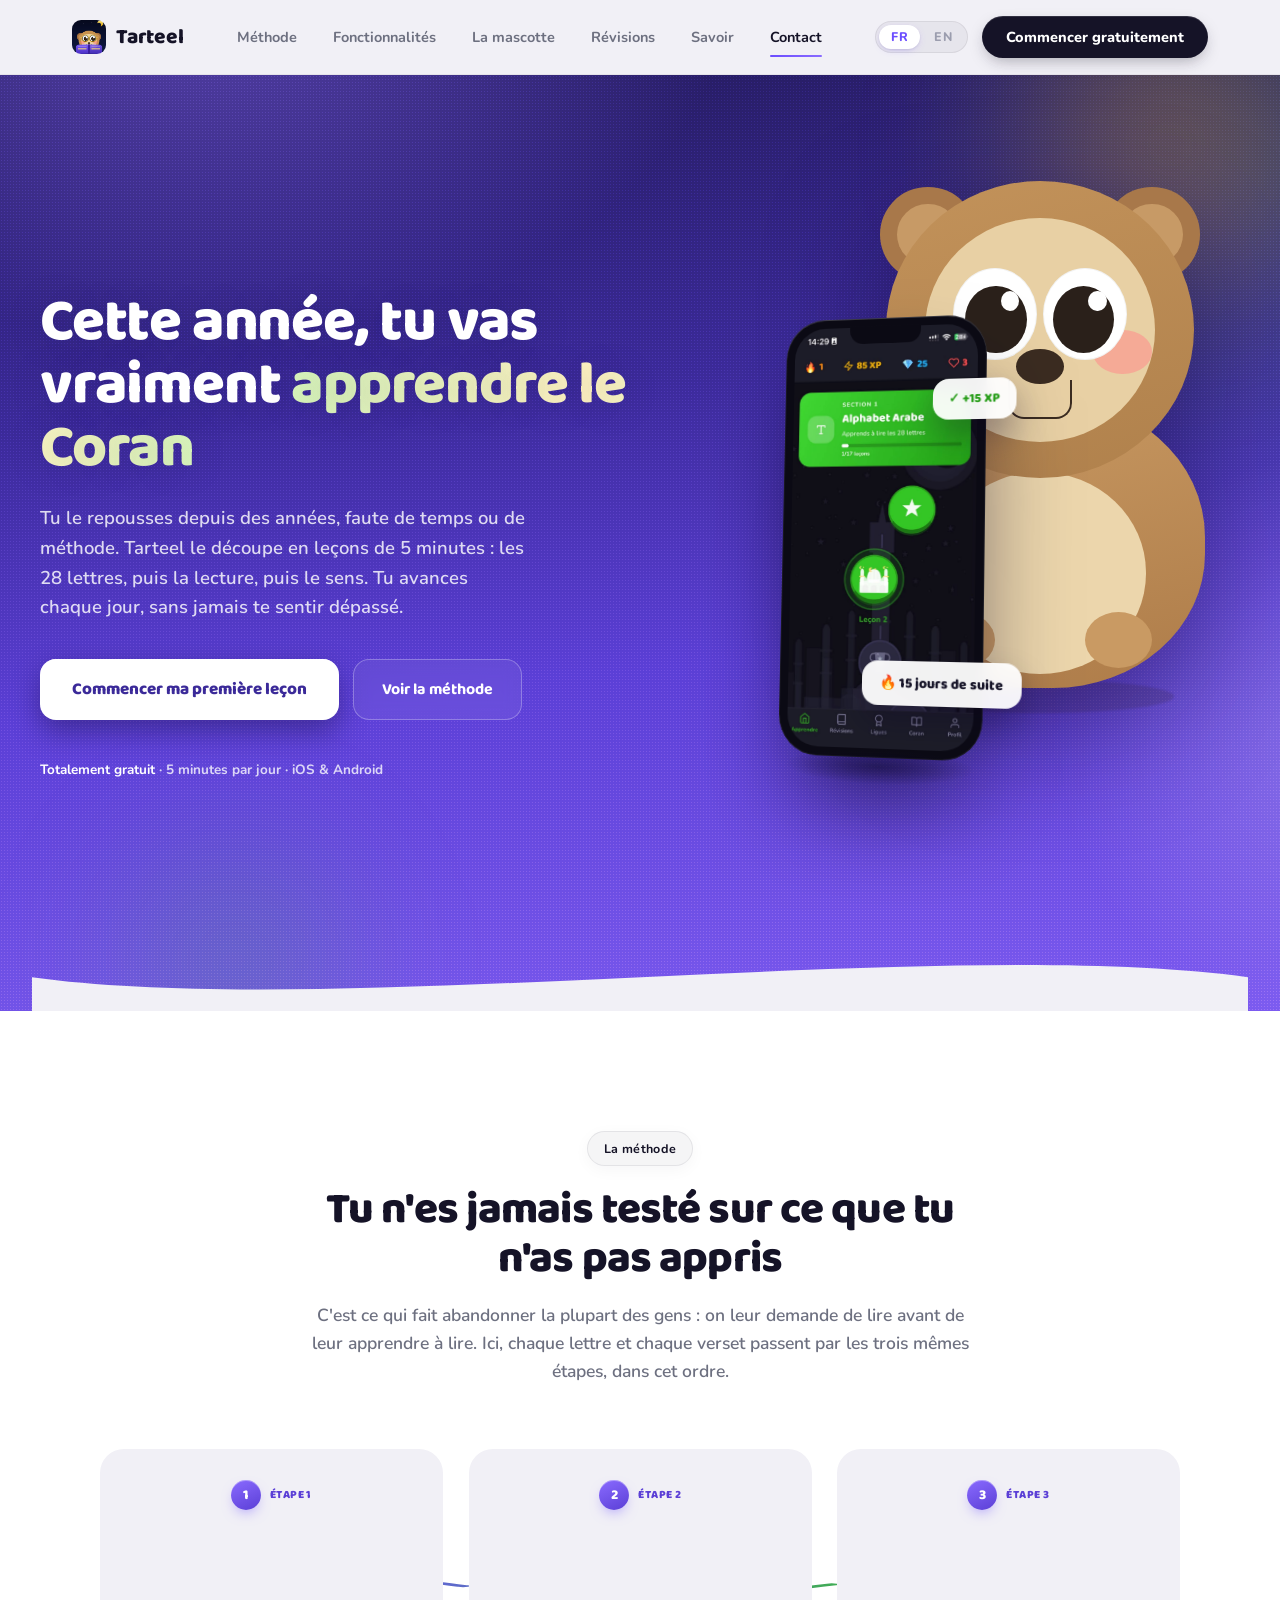
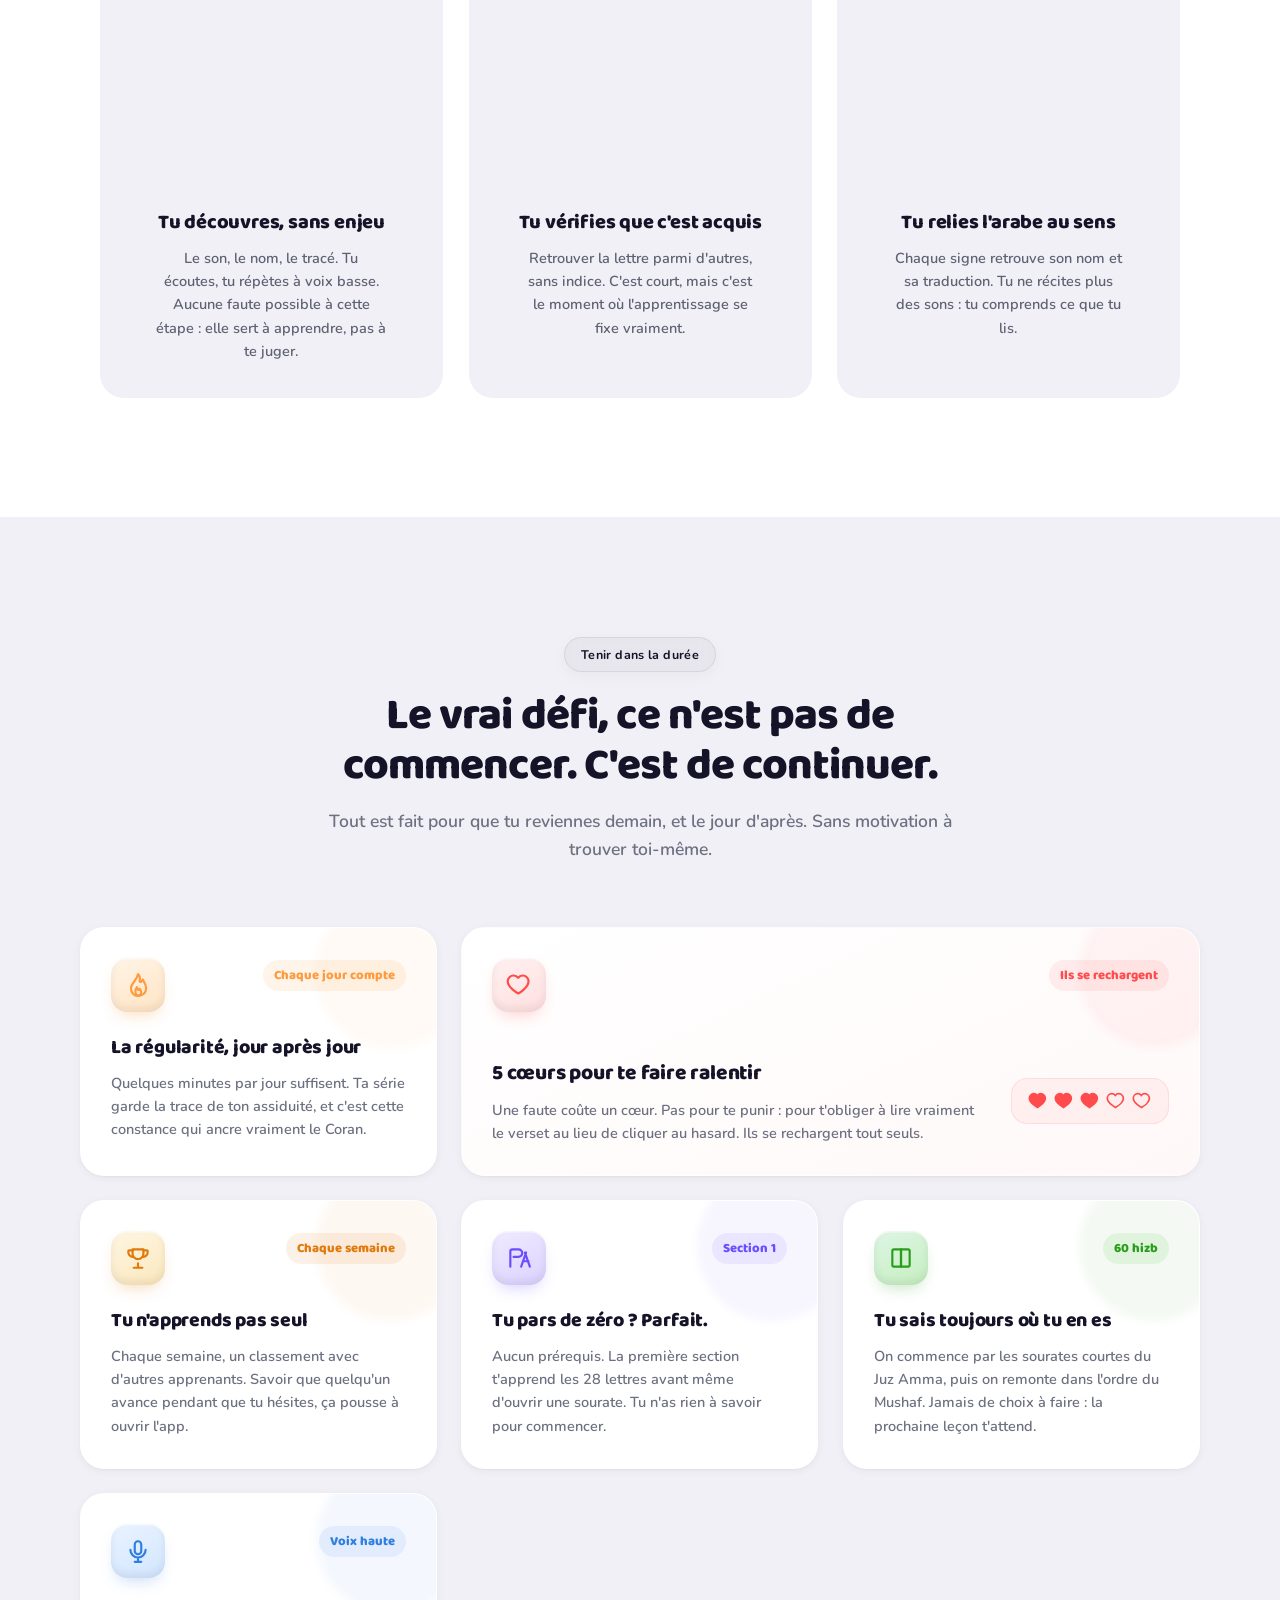
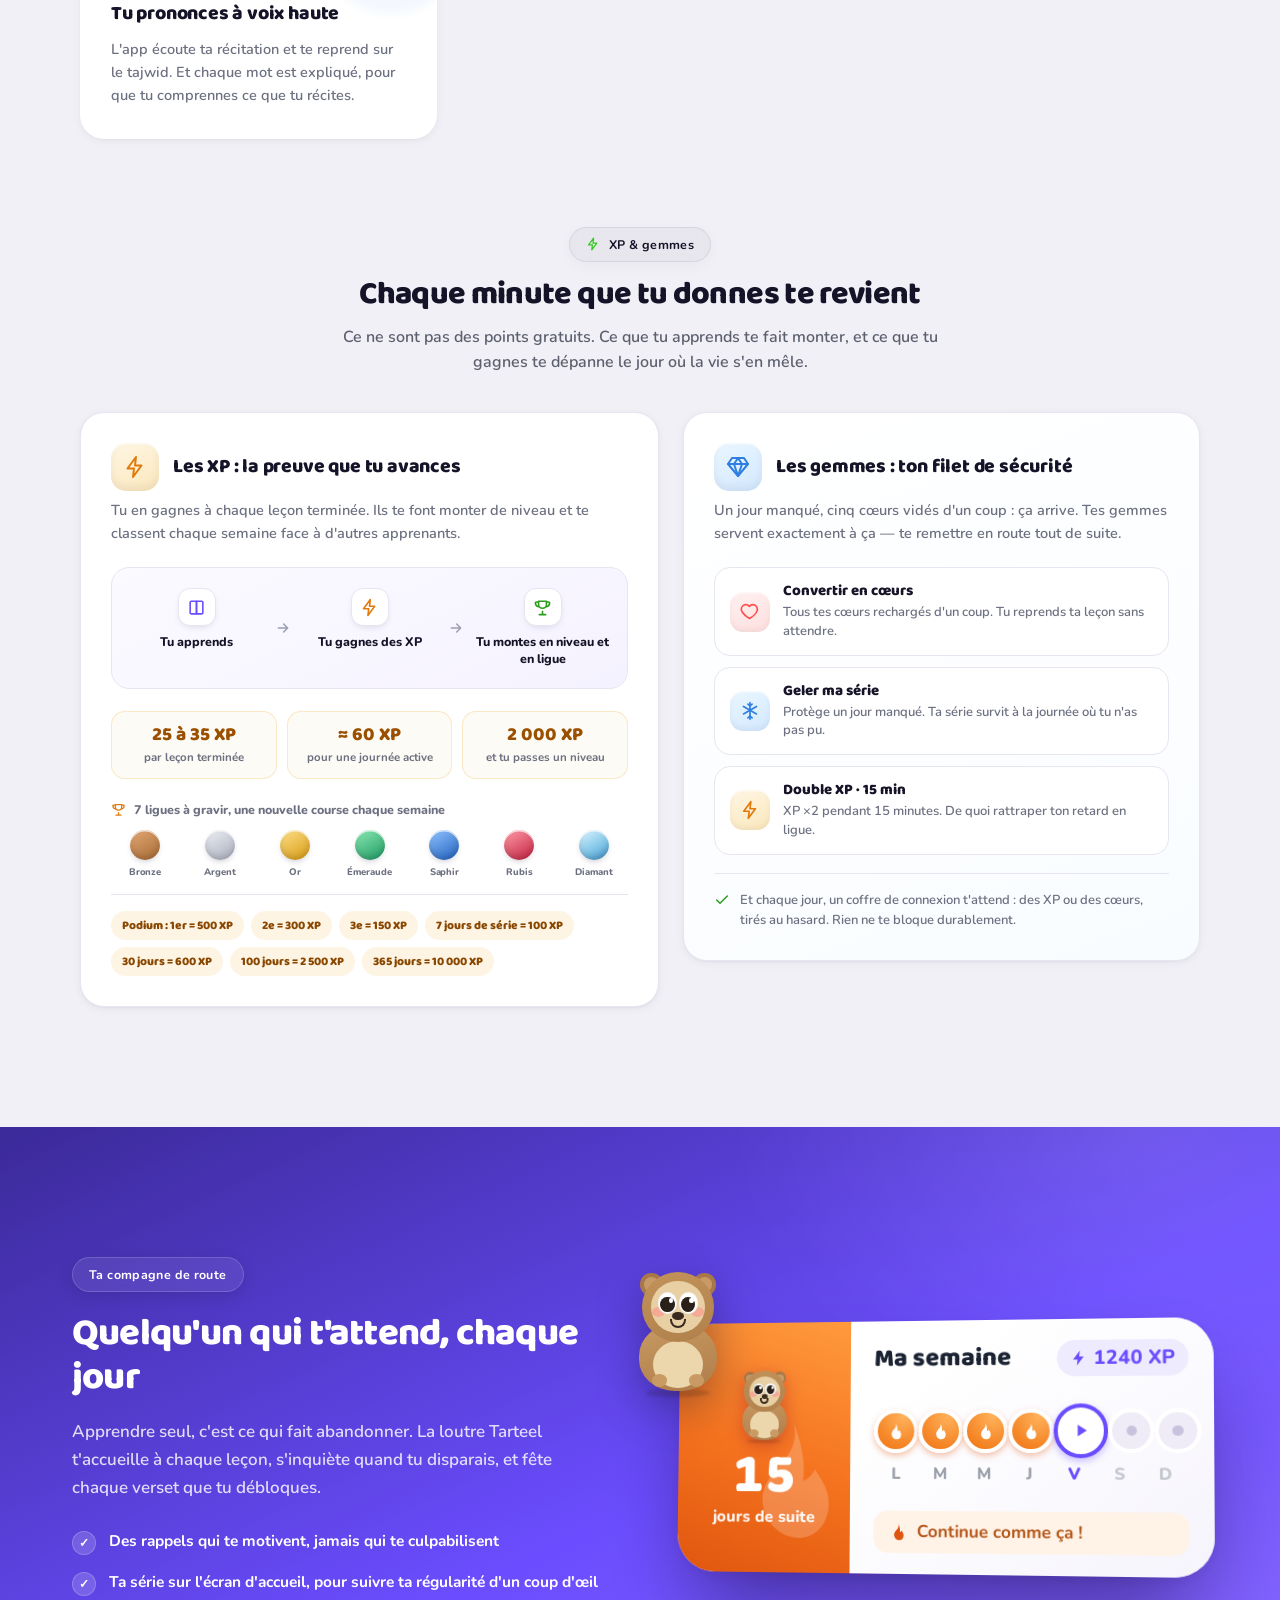
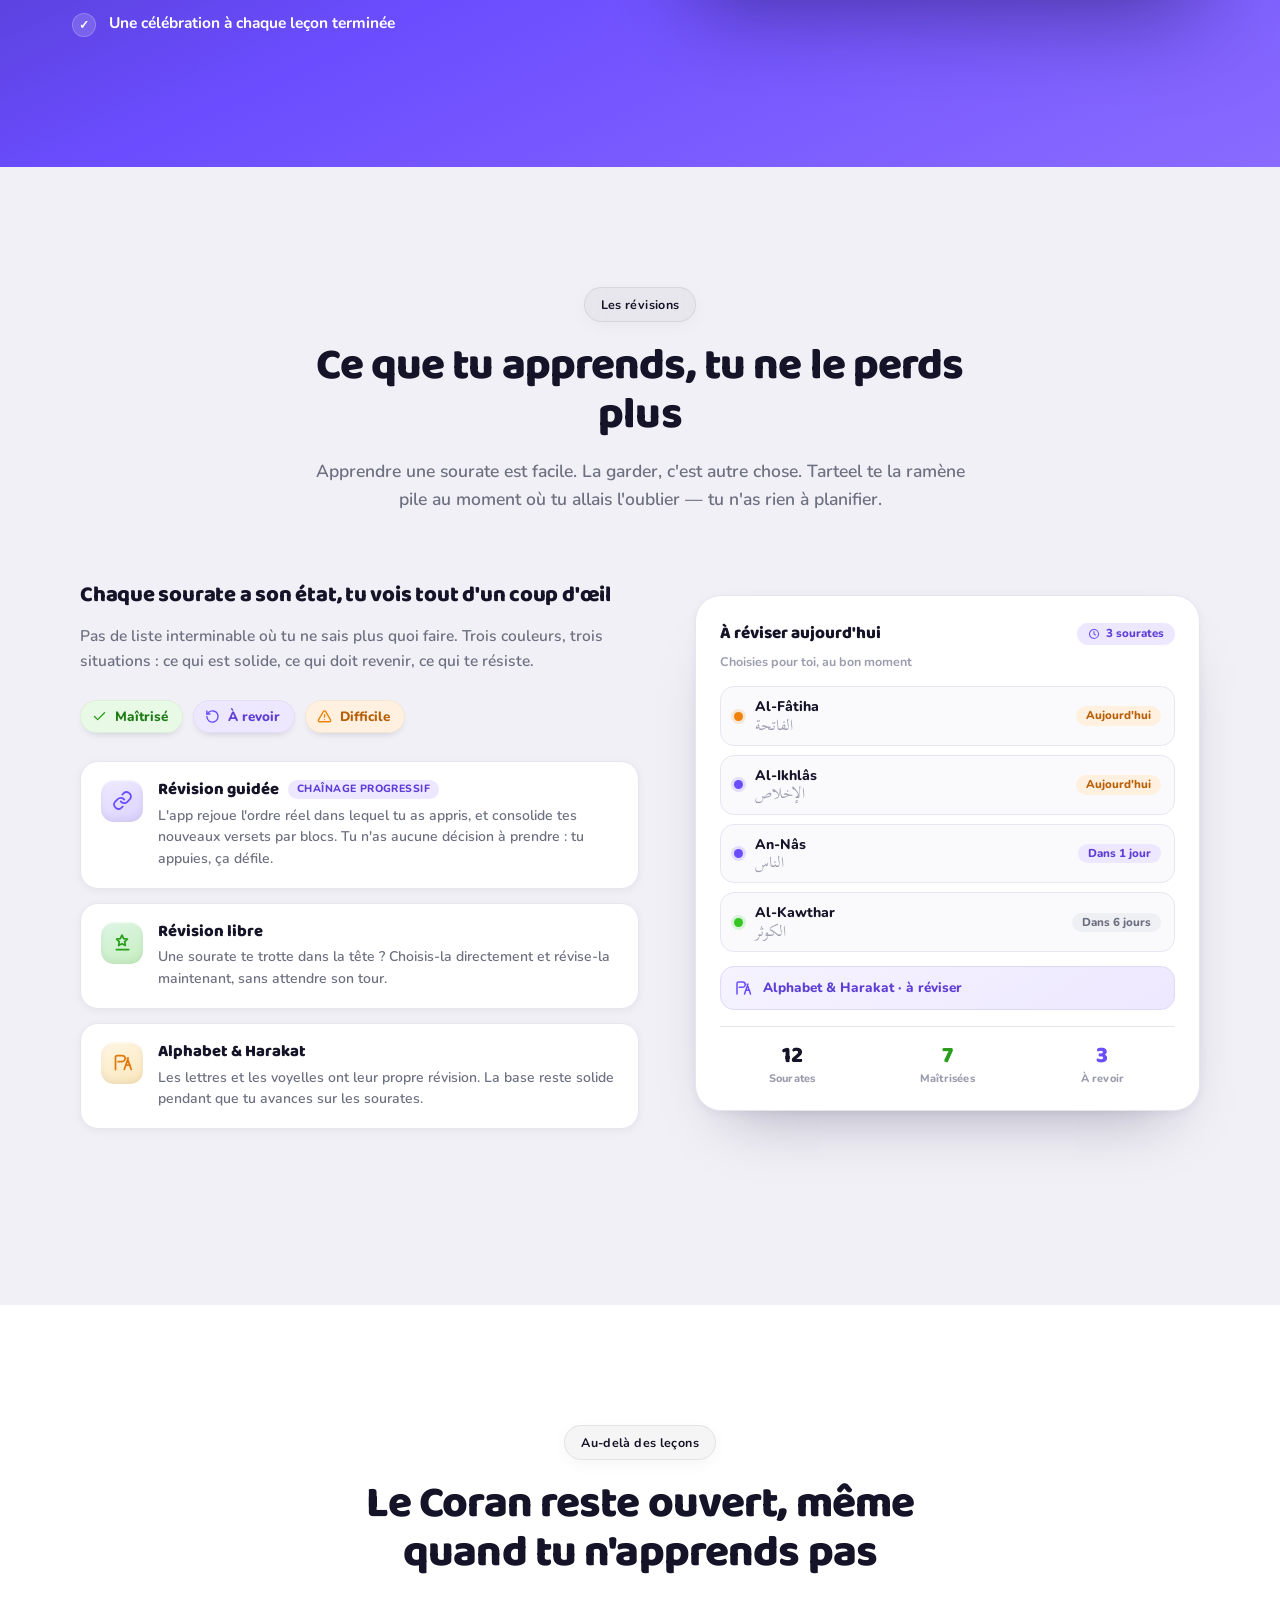
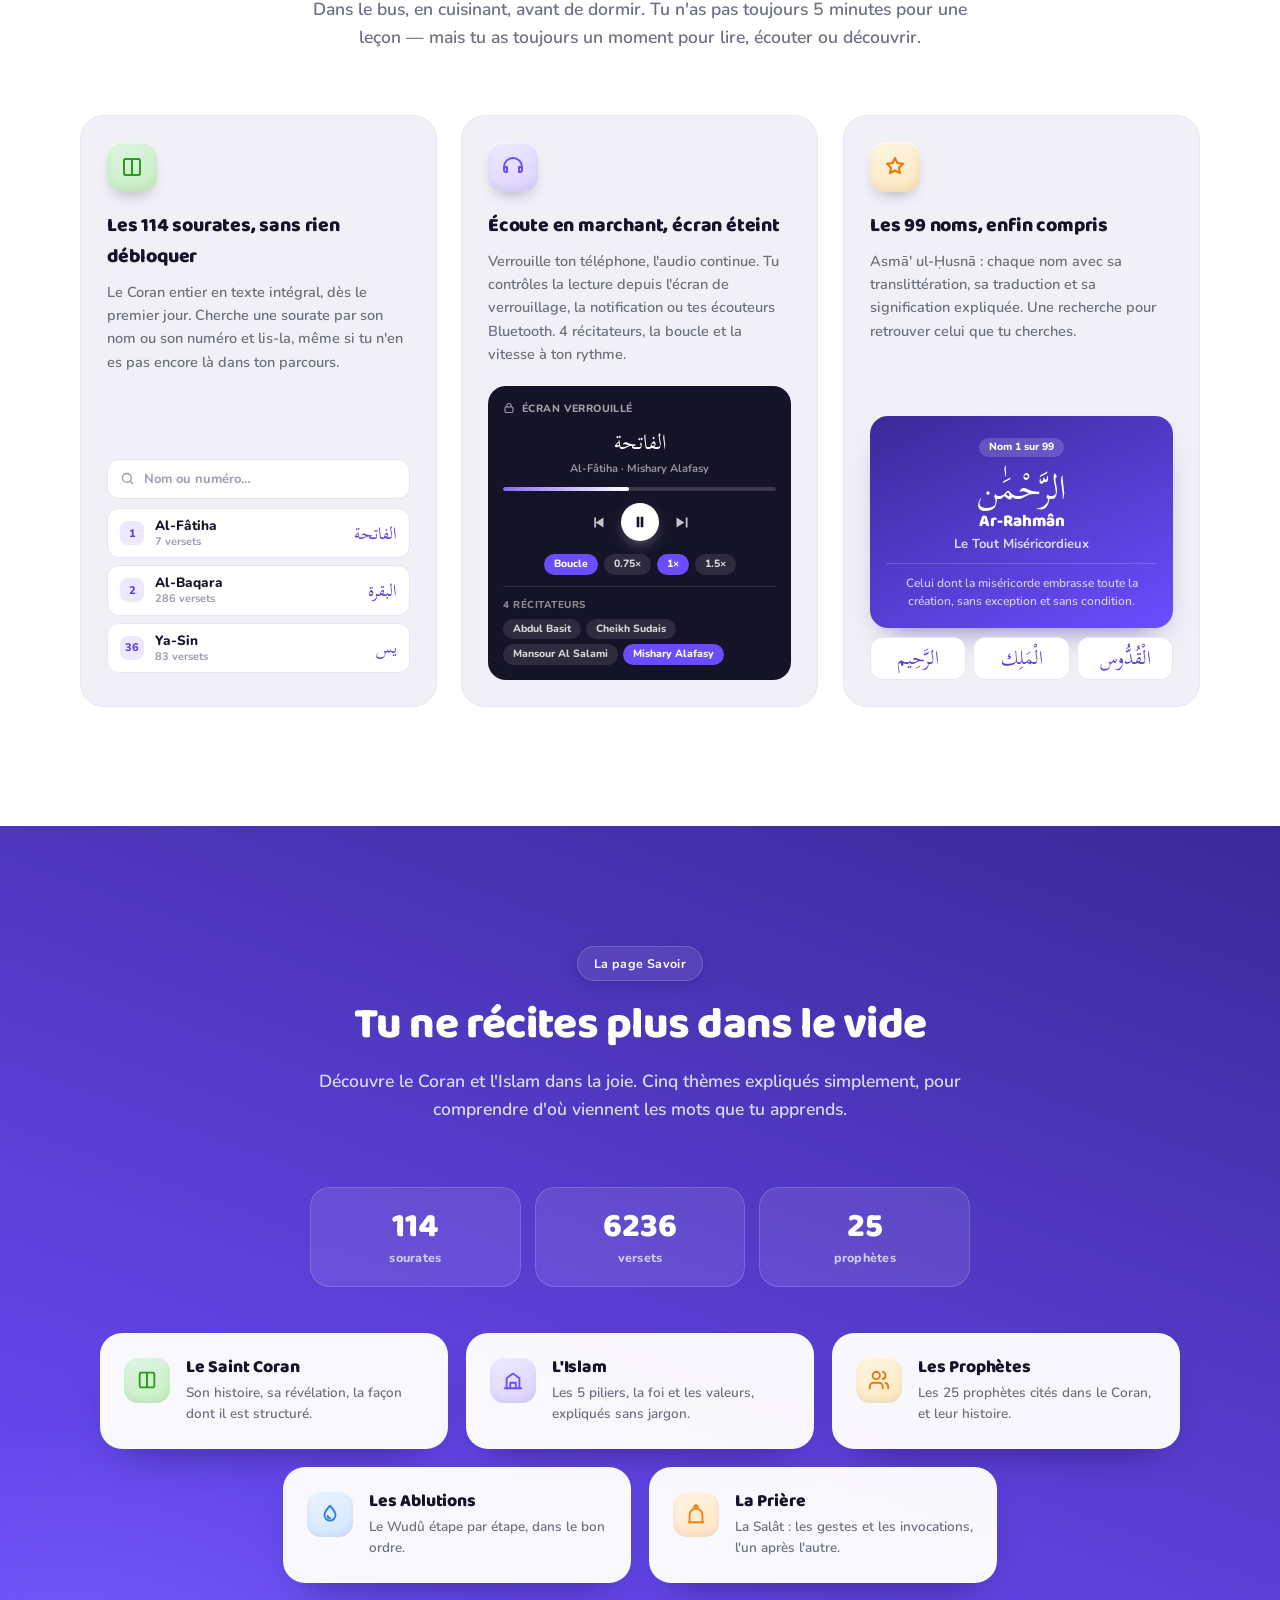
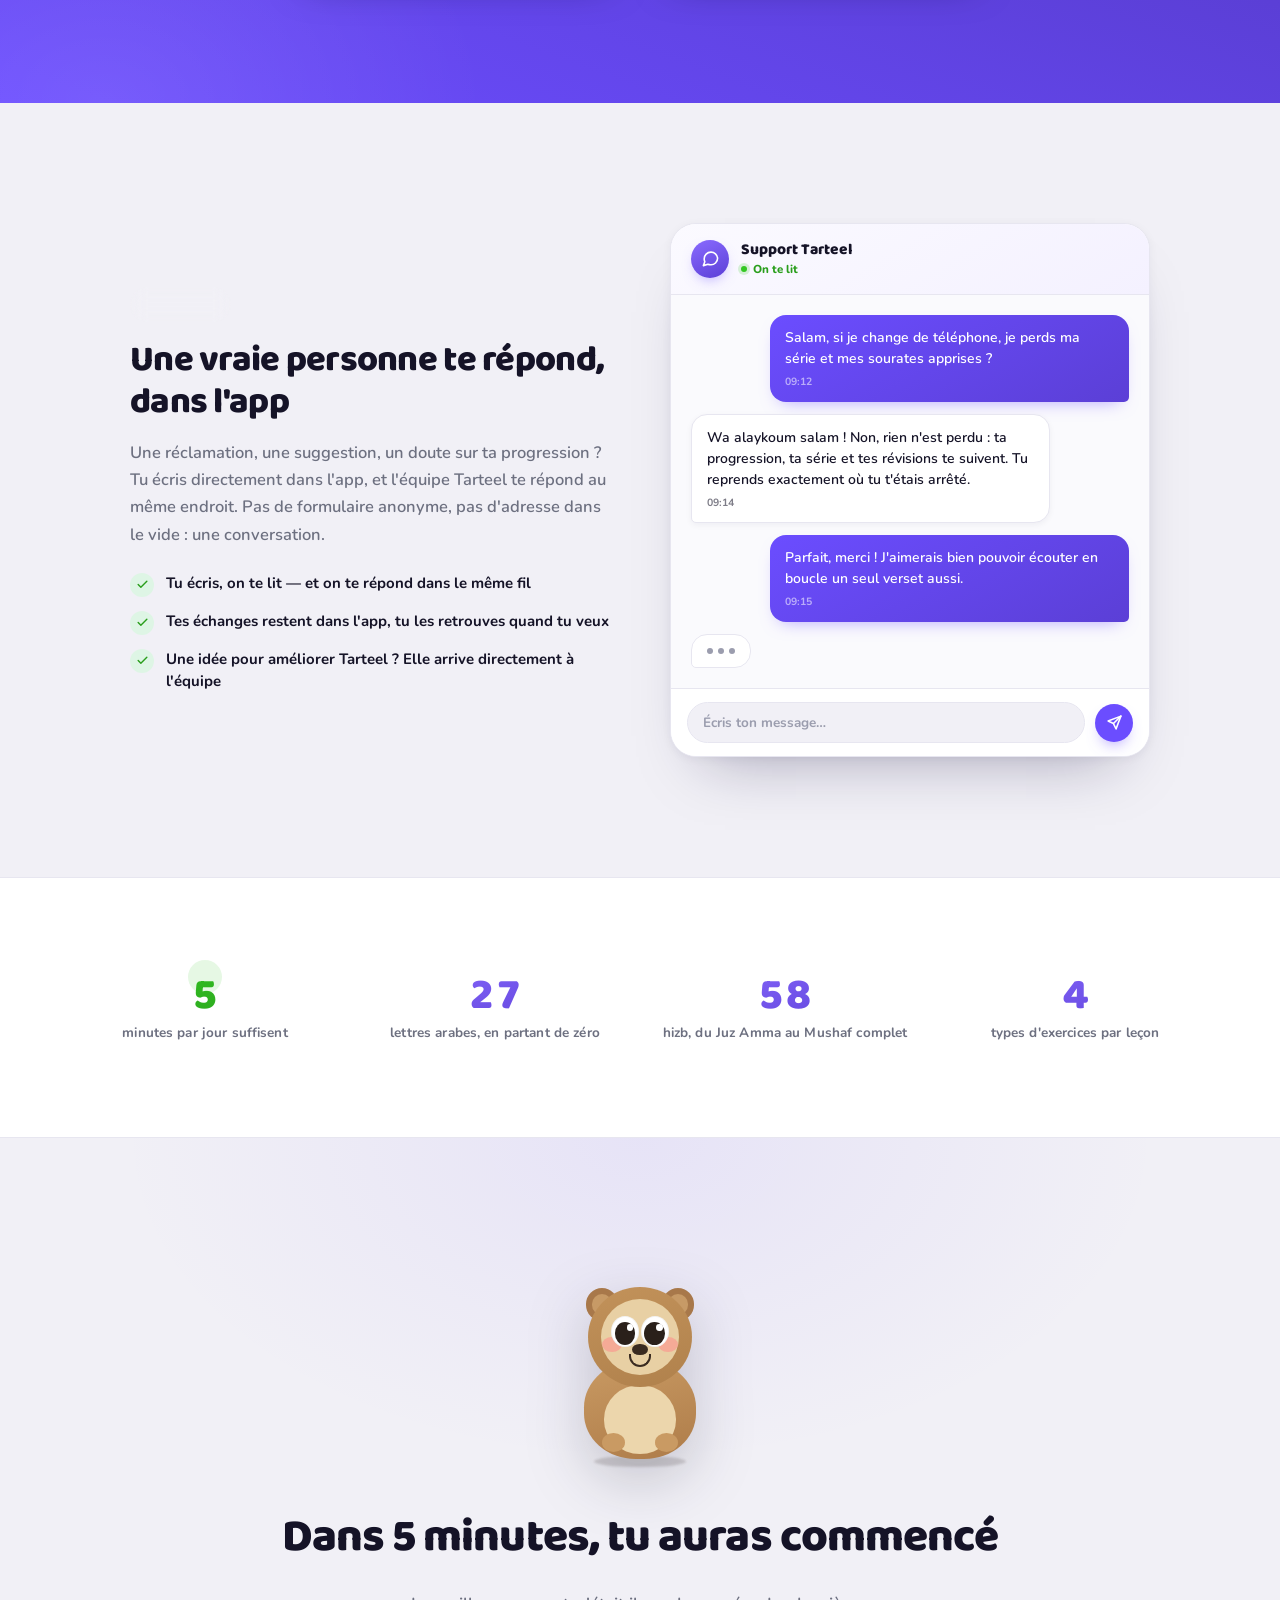
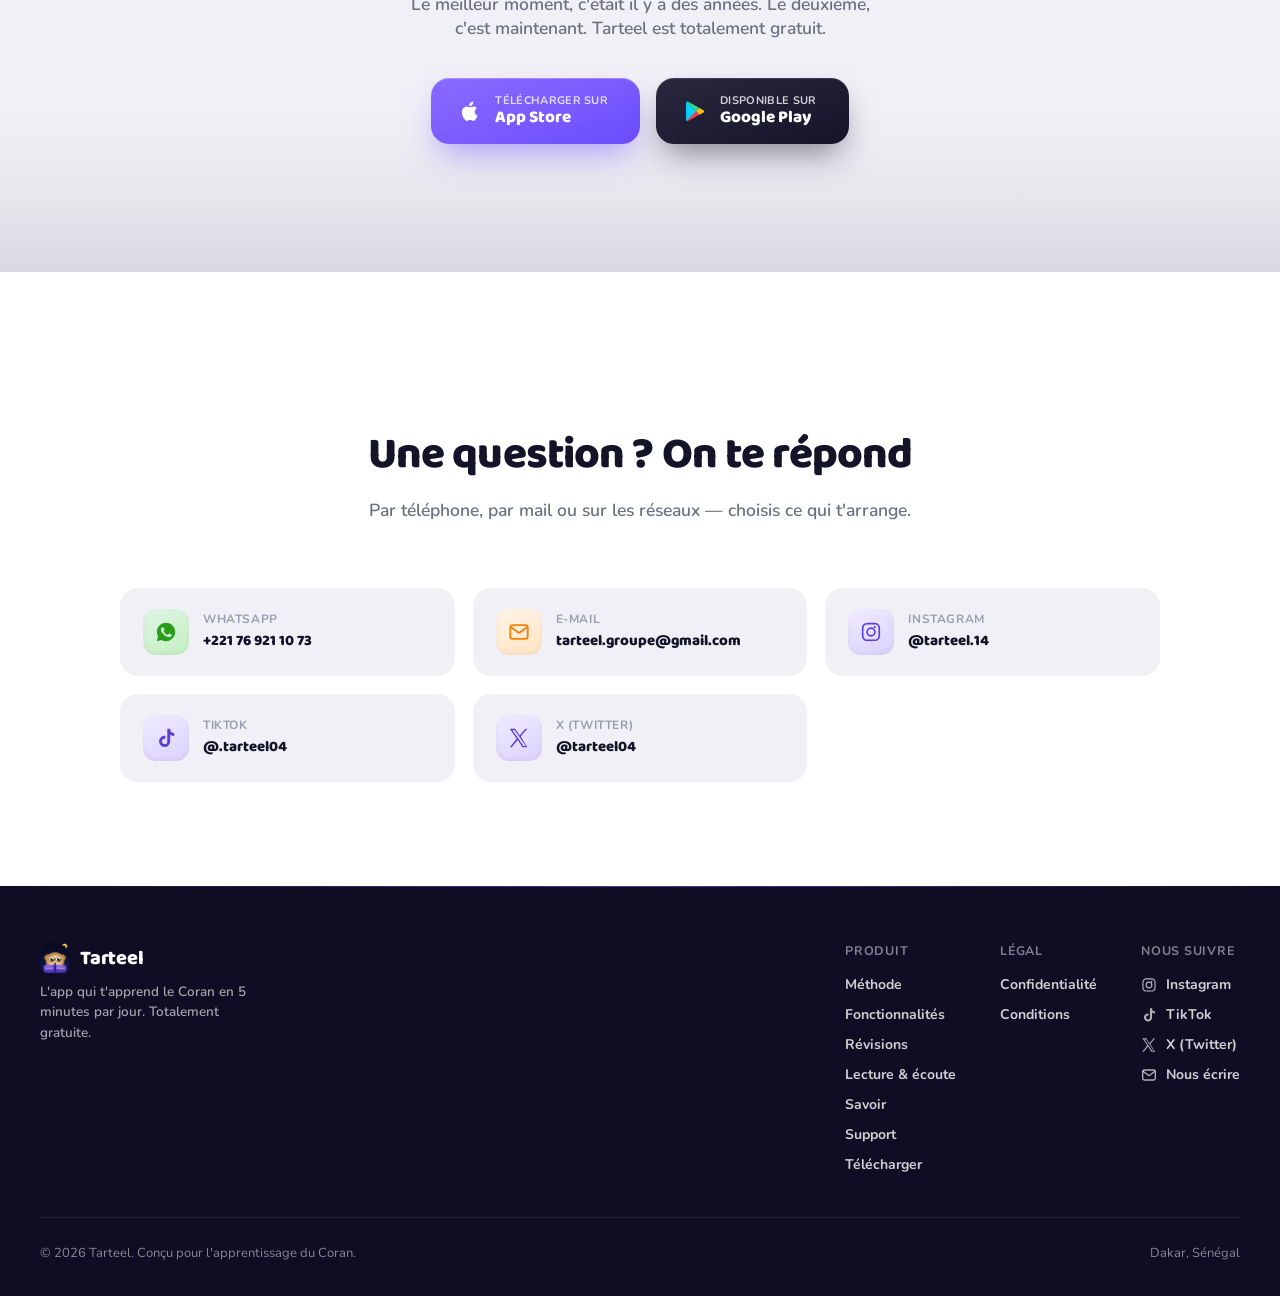
<file: index.html>
<!doctype html>
<html lang="fr">
<head>
<meta charset="UTF-8">
<meta name="viewport" content="width=device-width, initial-scale=1.0">
<title>Tarteel — Apprends le Coran, 5 minutes par jour</title>
<meta name="description" content="Tu repousses depuis des années ? Tarteel découpe le Coran en leçons de 5 minutes : alphabet arabe, lecture, mémorisation et sens. Totalement gratuit.">
<link rel="preconnect" href="https://fonts.googleapis.com">
<link rel="preconnect" href="https://fonts.gstatic.com" crossorigin>
<link href="https://fonts.googleapis.com/css2?family=Baloo+2:wght@500;600;700;800&family=Nunito:wght@400;600;700;800;900&family=Scheherazade+New:wght@400;700&display=swap" rel="stylesheet">
<link rel="stylesheet" href="styles.css">
</head>
<body>

<nav class="nav">
  <div class="nav-inner">
    <div class="nav-brand">
      <img id="navLogo" width="34" height="34" alt="Logo Tarteel" data-i18n-alt="alt.logo" style="border-radius:9px;">
      <span class="logotype">Tarteel</span>
    </div>
    <div class="nav-links" id="navLinks">
      <button type="button" class="nav-close" id="navClose" aria-label="Fermer le menu">
        <svg width="22" height="22" viewBox="0 0 24 24" fill="none" stroke="currentColor" stroke-width="2.5" stroke-linecap="round"><path d="M18 6 6 18M6 6l12 12"/></svg>
      </button>
      <a href="#methode" data-nav-link="methode" data-i18n="nav.method">Méthode</a>
      <a href="#fonctionnalites" data-nav-link="fonctionnalites" data-i18n="nav.features">Fonctionnalités</a>
      <a href="#mascotte" data-nav-link="mascotte" data-i18n="nav.mascot">La mascotte</a>
      <a href="#revisions" data-nav-link="revisions" data-i18n="nav.revisions">Révisions</a>
      <a href="#savoir" data-nav-link="savoir" data-i18n="nav.know">Savoir</a>
      <a href="#contact" data-nav-link="contact" data-i18n="nav.contact">Contact</a>
      <a href="#telecharger" class="nav-mobile-cta" data-i18n="nav.cta">Commencer gratuitement</a>
    </div>
    <div class="nav-right">
      <div class="lang-switch" role="group" aria-label="Langue / Language">
        <button type="button" class="lang-btn" data-lang="fr" aria-pressed="true" lang="fr">FR</button>
        <button type="button" class="lang-btn" data-lang="en" aria-pressed="false" lang="en">EN</button>
      </div>
      <a href="#telecharger" class="nav-cta" data-i18n="nav.cta">Commencer gratuitement</a>
      <button type="button" class="nav-hamburger" id="navHamburger" aria-label="Ouvrir le menu" aria-expanded="false">
        <span></span><span></span><span></span>
      </button>
    </div>
    <div class="nav-overlay" id="navOverlay"></div>
  </div>
</nav>

<header class="hero">
  <div class="hero-noise"></div>
  <div class="hero-orb o1"></div>
  <div class="hero-orb o2"></div>
  <div class="hero-inner">
    <div class="hero-text">
      <h1 data-i18n-html="hero.h1">Cette année, tu vas vraiment <span class="accent">apprendre le Coran</span></h1>
      <p class="hero-sub" data-i18n="hero.sub">Tu le repousses depuis des années, faute de temps ou de méthode. Tarteel le découpe en leçons de 5 minutes : les 28 lettres, puis la lecture, puis le sens. Tu avances chaque jour, sans jamais te sentir dépassé.</p>
      <div class="hero-ctas">
        <a href="#telecharger" class="btn-primary" data-i18n="hero.cta1">Commencer ma première leçon</a>
        <a href="#methode" class="btn-ghost" data-i18n="hero.cta2">Voir la méthode</a>
      </div>
      <div class="hero-proof">
        <p data-i18n-html="hero.proof"><strong>Totalement gratuit</strong> · 5 minutes par jour · iOS &amp; Android</p>
      </div>
    </div>
    <div class="hero-visual" id="heroVisual">
      <div class="hero-glow"></div>
      <div class="hero-otter-stage">
        <div class="hero-otter otter" id="heroOtter"></div>
      </div>
      <div class="phone-stage" id="phoneStage">
        <div class="phone-shell">
          <div class="phone-notch"></div>
          <div class="phone-screen">
            <img id="heroScreenshot" data-i18n-alt="alt.hero" alt="Écran d'accueil de l'application Tarteel montrant le parcours d'apprentissage">
          </div>
        </div>
        <div class="phone-shadow"></div>
        <div class="hero-badge" data-i18n="hero.badge1">🔥 1 jour de suite</div>
        <div class="hero-badge-2" data-i18n="hero.badge2">✓ +85 XP</div>
      </div>
    </div>
  </div>
  <svg class="hero-wave" viewBox="0 0 1440 90" preserveAspectRatio="none"><path d="M0,50 C360,100 1080,0 1440,50 L1440,90 L0,90 Z" fill="#F1F0F6"/></svg>
</header>

<section class="method" id="methode">
  <div class="wrap">
    <div class="section-head fade-up">
      <div class="section-tag" data-i18n="method.tag">La méthode</div>
      <h2 data-i18n="method.h2">Tu n'es jamais testé sur ce que tu n'as pas appris</h2>
      <p data-i18n="method.sub">C'est ce qui fait abandonner la plupart des gens : on leur demande de lire avant de leur apprendre à lire. Ici, chaque lettre et chaque verset passent par les trois mêmes étapes, dans cet ordre.</p>
    </div>
    <div class="method-grid">
      <div class="method-path" aria-hidden="true">
        <svg viewBox="0 0 100 34" preserveAspectRatio="none">
          <defs>
            <linearGradient id="methodPathGrad" x1="0" y1="0" x2="1" y2="0">
              <stop offset="0" stop-color="#6B4DFF"/>
              <stop offset="1" stop-color="#34C724"/>
            </linearGradient>
          </defs>
          <path d="M0,4 C20,4 30,30 50,30 C70,30 80,4 100,4"/>
        </svg>
      </div>
      <div class="method-card tilt fade-up stagger-1">
        <div class="method-card-inner">
          <span class="method-step"><span class="num">1</span><span class="label" data-i18n="method.step1">Étape 1</span></span>
          <div class="method-phone">
            <div class="method-phone-shell">
              <div class="method-phone-notch"></div>
              <div class="method-phone-screen method-screen-listen" role="img" aria-label="Écran Écoute de Tarteel : le verset Bismillah, un sélecteur de vitesse et un bouton de lecture">
                <div class="ms-statusbar">
                  <span>9:41</span>
                  <span class="ms-sb-icons">
                    <svg class="ms-sb-signal" viewBox="0 0 12 12" fill="#1B2333"><rect x="0" y="7" width="2" height="5" rx=".5"/><rect x="3.3" y="5" width="2" height="7" rx=".5"/><rect x="6.6" y="2.5" width="2" height="9.5" rx=".5"/><rect x="9.9" y="0" width="2" height="12" rx=".5"/></svg>
                    <svg class="ms-sb-wifi" viewBox="0 0 12 10" fill="none" stroke="#1B2333" stroke-width="1.3" stroke-linecap="round"><path d="M1 3.2a7.5 7.5 0 0 1 10 0"/><path d="M3.2 5.6a4.2 4.2 0 0 1 5.6 0"/><circle cx="6" cy="8.4" r=".8" fill="#1B2333" stroke="none"/></svg>
                    <span class="ms-sb-batt"></span>
                  </span>
                </div>
                <div class="ms-lessonhead">
                  <span class="ms-close">✕</span>
                  <span class="ms-progress"><i style="width:42%"></i></span>
                  <span class="ms-hearts">
                    <svg viewBox="0 0 24 24" fill="none" stroke="#FF4B4B" stroke-width="2.2" stroke-linejoin="round"><path d="M20.8 8.6c0-3-2.4-5.4-5.4-5.4-1.7 0-3.2.8-4.2 2.1C10.2 4 8.7 3.2 7 3.2 4 3.2 1.6 5.6 1.6 8.6c0 6 9.8 11.2 9.8 11.2s9.4-5.2 9.4-11.2Z"/></svg>5
                  </span>
                </div>
                <div class="ms-body">
                  <div class="ms-verse-card">
                    <p class="ms-arabic">بِسْمِ اللَّهِ الرَّحْمَٰنِ الرَّحِيمِ</p>
                    <p class="ms-translation">Au nom d'Allah, le Tout Miséricordieux</p>
                  </div>
                  <div class="ms-instruction">
                    <svg viewBox="0 0 24 24" fill="none" stroke="#1B2333" stroke-width="2.4" stroke-linecap="round" stroke-linejoin="round"><path d="M11 5 6 9H2v6h4l5 4V5Z"/><path d="M15.5 8.5a5 5 0 0 1 0 7"/></svg>
                    Écoute et répète
                  </div>
                  <div class="ms-speedbar">
                    <span>0.5×</span><span class="active">0.75×</span><span>1×</span><span>1.5×</span>
                  </div>
                  <div class="ms-playbtn">
                    <svg viewBox="0 0 24 24" fill="none" stroke="#2A9E1C" stroke-width="2.4" stroke-linecap="round" stroke-linejoin="round"><path d="M11 5 6 9H2v6h4l5 4V5Z"/><path d="M15.5 8.5a5 5 0 0 1 0 7"/><path d="M18.5 5.5a9 9 0 0 1 0 13"/></svg>
                  </div>
                  <div class="ms-loopchip">
                    <svg viewBox="0 0 24 24" fill="none" stroke="#6B7280" stroke-width="2.4" stroke-linecap="round" stroke-linejoin="round"><path d="m17 2 4 4-4 4"/><path d="M3 11V9a4 4 0 0 1 4-4h14"/><path d="m7 22-4-4 4-4"/><path d="M21 13v2a4 4 0 0 1-4 4H3"/></svg>
                    Boucle
                  </div>
                  <div class="ms-micbtn">
                    <svg viewBox="0 0 24 24" fill="none" stroke="#fff" stroke-width="2.4" stroke-linecap="round" stroke-linejoin="round"><path d="M12 15a3 3 0 0 0 3-3V6a3 3 0 0 0-6 0v6a3 3 0 0 0 3 3Z"/><path d="M19 11a7 7 0 0 1-14 0M12 18v4"/></svg>
                  </div>
                  <div class="ms-miclabel">Appuie pour parler</div>
                </div>
              </div>
            </div>
            <div class="method-phone-shadow"></div>
          </div>
          <h3 data-i18n="method.c1.h">Tu découvres, sans enjeu</h3>
          <p data-i18n="method.c1.p">Le son, le nom, le tracé. Tu écoutes, tu répètes à voix basse. Aucune faute possible à cette étape : elle sert à apprendre, pas à te juger.</p>
        </div>
      </div>
      <div class="method-card tilt fade-up stagger-2">
        <div class="method-card-inner">
          <span class="method-step"><span class="num">2</span><span class="label" data-i18n="method.step2">Étape 2</span></span>
          <div class="method-phone">
            <div class="method-phone-shell">
              <div class="method-phone-notch"></div>
              <div class="method-phone-screen">
                <img id="methodShot2" data-i18n-alt="alt.step2" alt="Écran Test écrit de Tarteel : « Quelle lettre est-ce ? » avec quatre réponses possibles">
              </div>
            </div>
            <div class="method-phone-shadow"></div>
          </div>
          <h3 data-i18n="method.c2.h">Tu vérifies que c'est acquis</h3>
          <p data-i18n="method.c2.p">Retrouver la lettre parmi d'autres, sans indice. C'est court, mais c'est le moment où l'apprentissage se fixe vraiment.</p>
        </div>
      </div>
      <div class="method-card tilt fade-up stagger-3">
        <div class="method-card-inner">
          <span class="method-step"><span class="num">3</span><span class="label" data-i18n="method.step3">Étape 3</span></span>
          <div class="method-phone">
            <div class="method-phone-shell">
              <div class="method-phone-notch"></div>
              <div class="method-phone-screen method-screen-voice" role="img" aria-label="Écran Récitation de Tarteel : le verset à réciter, la courbe de ta voix, un score de 87 % et le bouton d'enregistrement">
                <div class="ms-statusbar">
                  <span>9:41</span>
                  <span class="ms-sb-icons">
                    <svg class="ms-sb-signal" viewBox="0 0 12 12" fill="#1B2333"><rect x="0" y="7" width="2" height="5" rx=".5"/><rect x="3.3" y="5" width="2" height="7" rx=".5"/><rect x="6.6" y="2.5" width="2" height="9.5" rx=".5"/><rect x="9.9" y="0" width="2" height="12" rx=".5"/></svg>
                    <svg class="ms-sb-wifi" viewBox="0 0 12 10" fill="none" stroke="#1B2333" stroke-width="1.3" stroke-linecap="round"><path d="M1 3.2a7.5 7.5 0 0 1 10 0"/><path d="M3.2 5.6a4.2 4.2 0 0 1 5.6 0"/><circle cx="6" cy="8.4" r=".8" fill="#1B2333" stroke="none"/></svg>
                    <span class="ms-sb-batt"></span>
                  </span>
                </div>
                <div class="ms-lessonhead">
                  <span class="ms-close">✕</span>
                  <span class="ms-progress"><i style="width:88%"></i></span>
                  <span class="ms-hearts">
                    <svg viewBox="0 0 24 24" fill="none" stroke="#FF4B4B" stroke-width="2.2" stroke-linejoin="round"><path d="M20.8 8.6c0-3-2.4-5.4-5.4-5.4-1.7 0-3.2.8-4.2 2.1C10.2 4 8.7 3.2 7 3.2 4 3.2 1.6 5.6 1.6 8.6c0 6 9.8 11.2 9.8 11.2s9.4-5.2 9.4-11.2Z"/></svg>5
                  </span>
                </div>
                <div class="ms-body">
                  <h4 class="ms-title">Récite cet ayat</h4>
                  <div class="ms-verse-card ms-verse-card--sm">
                    <p class="ms-arabic ms-arabic--sm"><span class="cur">بِسْمِ</span> اللَّهِ الرَّحْمَٰنِ الرَّحِيمِ</p>
                  </div>
                  <div class="ms-waveform">
                    <span></span><span></span><span></span><span></span><span></span><span></span>
                    <span></span><span></span><span></span><span></span><span></span><span></span>
                  </div>
                  <div class="ms-scorelabel">Score en cours :</div>
                  <div class="ms-scorerow">
                    <span class="ms-score"><i></i></span>
                    <span class="ms-scoretext">87%</span>
                  </div>
                  <div class="ms-recordbtn">
                    <svg viewBox="0 0 24 24" fill="none" stroke="#fff" stroke-width="2.4" stroke-linecap="round" stroke-linejoin="round"><path d="M12 15a3 3 0 0 0 3-3V6a3 3 0 0 0-6 0v6a3 3 0 0 0 3 3Z"/><path d="M19 11a7 7 0 0 1-14 0M12 18v4"/></svg>
                  </div>
                  <div class="ms-recording">Enregistrement…</div>
                  <div class="ms-tajwid">
                    <svg viewBox="0 0 24 24" fill="none" stroke="#6B4DFF" stroke-width="2.4" stroke-linecap="round" stroke-linejoin="round"><path d="M13 2 3 14h8l-1 8 10-12h-8l1-8Z"/></svg>
                    Madd Tabii (2 temps)
                  </div>
                </div>
              </div>
            </div>
            <div class="method-phone-shadow"></div>
          </div>
          <h3 data-i18n="method.c3.h">Tu récites à voix haute</h3>
          <p data-i18n="method.c3.p">L'app écoute ta prononciation et te corrige sur le tajwid. Tu ne cliques plus : tu lis vraiment le verset.</p>
        </div>
      </div>
    </div>
  </div>
</section>

<section class="features" id="fonctionnalites">
  <div class="wrap">
    <div class="section-head fade-up">
      <div class="section-tag" data-i18n="feat.tag">Tenir dans la durée</div>
      <h2 data-i18n="feat.h2">Le vrai défi, ce n'est pas de commencer. C'est de continuer.</h2>
      <p data-i18n="feat.sub">Tout est fait pour que tu reviennes demain, et le jour d'après. Sans motivation à trouver toi-même.</p>
    </div>
    <div class="feat-grid">
      <div class="feat-card f-orange tilt fade-up stagger-1">
        <div class="feat-card-inner">
          <div class="feat-top">
            <div class="feat-icon ic-orange" aria-hidden="true">
              <svg viewBox="0 0 24 24" fill="none" stroke-width="2" stroke-linecap="round" stroke-linejoin="round"><path d="M12 22c4.5 0 7.5-3 7.5-7 0-3.5-2-5.5-3-8-1 2-2 2.7-3 1.7C14 6 13.3 3 12 2c-.5 3-2 5-3.6 7-1.6 2-2.9 3.8-2.9 6 0 4 3 7 6.5 7Z"/><path d="M12 22c1.8 0 3-1.5 3-3.2 0-1.3-.7-2.2-1.4-3.2-.5.8-1 1.2-1.6.7-.3-.6-.5-1.7-1-2.3-.5 1.2-1.4 2.1-1.4 3.5 0 2.5 1.5 4.5 3.4 4.5"/></svg>
            </div>
            <span class="feat-stat" data-i18n="feat.f1.stat">Chaque jour compte</span>
          </div>
          <h3 data-i18n="feat.f1.h">La régularité, jour après jour</h3>
          <p data-i18n="feat.f1.p">Quelques minutes par jour suffisent. Ta série garde la trace de ton assiduité, et c'est cette constance qui ancre vraiment le Coran.</p>
        </div>
      </div>
      <div class="feat-card f-red feat-featured tilt fade-up stagger-2">
        <div class="feat-card-inner">
          <div class="feat-top">
            <div class="feat-icon ic-red" aria-hidden="true">
              <svg viewBox="0 0 24 24" fill="none" stroke-width="2" stroke-linecap="round" stroke-linejoin="round"><path d="M20.8 8.6c0-3-2.4-5.4-5.4-5.4-1.7 0-3.2.8-4.2 2.1C10.2 4 8.7 3.2 7 3.2 4 3.2 1.6 5.6 1.6 8.6c0 6 9.8 11.2 9.8 11.2s9.4-5.2 9.4-11.2Z"/></svg>
            </div>
            <span class="feat-stat" data-i18n="feat.f2.stat">Ils se rechargent</span>
          </div>
          <div class="feat-body">
            <h3 data-i18n="feat.f2.h">5 cœurs pour te faire ralentir</h3>
            <p data-i18n="feat.f2.p">Une faute coûte un cœur. Pas pour te punir : pour t'obliger à lire vraiment le verset au lieu de cliquer au hasard. Ils se rechargent tout seuls.</p>
          </div>
          <div class="feat-hearts" aria-hidden="true">
            <svg class="filled" viewBox="0 0 24 24" stroke="currentColor" stroke-width="2"><path d="M20.8 8.6c0-3-2.4-5.4-5.4-5.4-1.7 0-3.2.8-4.2 2.1C10.2 4 8.7 3.2 7 3.2 4 3.2 1.6 5.6 1.6 8.6c0 6 9.8 11.2 9.8 11.2s9.4-5.2 9.4-11.2Z"/></svg>
            <svg class="filled" viewBox="0 0 24 24" stroke="currentColor" stroke-width="2"><path d="M20.8 8.6c0-3-2.4-5.4-5.4-5.4-1.7 0-3.2.8-4.2 2.1C10.2 4 8.7 3.2 7 3.2 4 3.2 1.6 5.6 1.6 8.6c0 6 9.8 11.2 9.8 11.2s9.4-5.2 9.4-11.2Z"/></svg>
            <svg class="filled" viewBox="0 0 24 24" stroke="currentColor" stroke-width="2"><path d="M20.8 8.6c0-3-2.4-5.4-5.4-5.4-1.7 0-3.2.8-4.2 2.1C10.2 4 8.7 3.2 7 3.2 4 3.2 1.6 5.6 1.6 8.6c0 6 9.8 11.2 9.8 11.2s9.4-5.2 9.4-11.2Z"/></svg>
            <svg viewBox="0 0 24 24" stroke="currentColor" stroke-width="2"><path d="M20.8 8.6c0-3-2.4-5.4-5.4-5.4-1.7 0-3.2.8-4.2 2.1C10.2 4 8.7 3.2 7 3.2 4 3.2 1.6 5.6 1.6 8.6c0 6 9.8 11.2 9.8 11.2s9.4-5.2 9.4-11.2Z"/></svg>
            <svg viewBox="0 0 24 24" stroke="currentColor" stroke-width="2"><path d="M20.8 8.6c0-3-2.4-5.4-5.4-5.4-1.7 0-3.2.8-4.2 2.1C10.2 4 8.7 3.2 7 3.2 4 3.2 1.6 5.6 1.6 8.6c0 6 9.8 11.2 9.8 11.2s9.4-5.2 9.4-11.2Z"/></svg>
          </div>
        </div>
      </div>
      <div class="feat-card f-gold tilt fade-up stagger-3">
        <div class="feat-card-inner">
          <div class="feat-top">
            <div class="feat-icon ic-gold" aria-hidden="true">
              <svg viewBox="0 0 24 24" fill="none" stroke-width="2" stroke-linecap="round" stroke-linejoin="round"><path d="M8 21h8M12 17v4M7 4h10v4a5 5 0 0 1-10 0V4Z"/><path d="M7 5H4a1 1 0 0 0-1 1c0 2.5 1.6 4.5 4 5M17 5h3a1 1 0 0 1 1 1c0 2.5-1.6 4.5-4 5"/></svg>
            </div>
            <span class="feat-stat" data-i18n="feat.f3.stat">Chaque semaine</span>
          </div>
          <h3 data-i18n="feat.f3.h">Tu n'apprends pas seul</h3>
          <p data-i18n="feat.f3.p">Chaque semaine, un classement avec d'autres apprenants. Savoir que quelqu'un avance pendant que tu hésites, ça pousse à ouvrir l'app.</p>
        </div>
      </div>
      <div class="feat-card f-violet tilt fade-up stagger-4">
        <div class="feat-card-inner">
          <div class="feat-top">
            <div class="feat-icon ic-violet" aria-hidden="true">
              <svg viewBox="0 0 24 24" fill="none" stroke-width="2" stroke-linecap="round" stroke-linejoin="round"><path d="M4 20V6a2 2 0 0 1 2-2h5.5a3.5 3.5 0 0 1 0 7H7"/><path d="M14 20l4.5-13M22 20l-4.5-13M15.6 15h5.2"/></svg>
            </div>
            <span class="feat-stat" data-i18n="feat.f4.stat">Section 1</span>
          </div>
          <h3 data-i18n="feat.f4.h">Tu pars de zéro ? Parfait.</h3>
          <p data-i18n="feat.f4.p">Aucun prérequis. La première section t'apprend les 28 lettres avant même d'ouvrir une sourate. Tu n'as rien à savoir pour commencer.</p>
        </div>
      </div>
      <div class="feat-card f-green tilt fade-up stagger-5">
        <div class="feat-card-inner">
          <div class="feat-top">
            <div class="feat-icon ic-green" aria-hidden="true">
              <svg viewBox="0 0 24 24" fill="none" stroke-width="2" stroke-linecap="round" stroke-linejoin="round"><path d="M4 5.5C4 4.7 4.7 4 5.5 4H12v16H5.5A1.5 1.5 0 0 1 4 18.5v-13Z"/><path d="M20 5.5c0-.8-.7-1.5-1.5-1.5H12v16h6.5a1.5 1.5 0 0 0 1.5-1.5v-13Z"/></svg>
            </div>
            <span class="feat-stat" data-i18n="feat.f5.stat">60 hizb</span>
          </div>
          <h3 data-i18n="feat.f5.h">Tu sais toujours où tu en es</h3>
          <p data-i18n="feat.f5.p">On commence par les sourates courtes du Juz Amma, puis on remonte dans l'ordre du Mushaf. Jamais de choix à faire : la prochaine leçon t'attend.</p>
        </div>
      </div>
      <div class="feat-card f-blue tilt fade-up stagger-6">
        <div class="feat-card-inner">
          <div class="feat-top">
            <div class="feat-icon ic-blue" aria-hidden="true">
              <svg viewBox="0 0 24 24" fill="none" stroke-width="2" stroke-linecap="round" stroke-linejoin="round"><path d="M12 15a3 3 0 0 0 3-3V6a3 3 0 0 0-6 0v6a3 3 0 0 0 3 3Z"/><path d="M19 11a7 7 0 0 1-14 0M12 18v4M9 22h6"/></svg>
            </div>
            <span class="feat-stat" data-i18n="feat.f6.stat">Voix haute</span>
          </div>
          <h3 data-i18n="feat.f6.h">Tu prononces à voix haute</h3>
          <p data-i18n="feat.f6.p">L'app écoute ta récitation et te reprend sur le tajwid. Et chaque mot est expliqué, pour que tu comprennes ce que tu récites.</p>
        </div>
      </div>
    </div>

    <div class="eco">
      <div class="eco-head fade-up">
        <div class="eco-kicker">
          <svg viewBox="0 0 24 24" fill="none" stroke-width="2" stroke-linecap="round" stroke-linejoin="round" aria-hidden="true"><path d="M13 2 4.5 13.5H11l-1 8.5 8.5-11.5H12l1-8.5Z"/></svg>
          <span data-i18n="eco.kicker">XP &amp; gemmes</span>
        </div>
        <h3 data-i18n="eco.h">Chaque minute que tu donnes te revient</h3>
        <p data-i18n="eco.sub">Ce ne sont pas des points gratuits. Ce que tu apprends te fait monter, et ce que tu gagnes te dépanne le jour où la vie s'en mêle.</p>
      </div>

      <div class="eco-cols">
        <div class="eco-panel eco-panel-xp fade-up stagger-1">
          <div class="eco-panel-head">
            <div class="eco-panel-ic eco-ic-xp" aria-hidden="true">
              <svg viewBox="0 0 24 24" fill="none" stroke-linecap="round" stroke-linejoin="round"><path d="M13 2 4.5 13.5H11l-1 8.5 8.5-11.5H12l1-8.5Z"/></svg>
            </div>
            <h4 data-i18n="eco.xp.h">Les XP : la preuve que tu avances</h4>
          </div>
          <p class="eco-lead" data-i18n="eco.xp.p">Tu en gagnes à chaque leçon terminée. Ils te font monter de niveau et te classent chaque semaine face à d'autres apprenants.</p>

          <div class="eco-cycle" role="img" data-i18n-aria="eco.cycle.aria" aria-label="Le cycle : tu apprends, tu gagnes des XP, tu montes en niveau et en ligue">
            <div class="eco-step">
              <div class="eco-step-ic" aria-hidden="true"><svg viewBox="0 0 24 24" fill="none" stroke-linecap="round" stroke-linejoin="round"><path d="M4 5.5C4 4.7 4.7 4 5.5 4H12v16H5.5A1.5 1.5 0 0 1 4 18.5v-13Z"/><path d="M20 5.5c0-.8-.7-1.5-1.5-1.5H12v16h6.5a1.5 1.5 0 0 0 1.5-1.5v-13Z"/></svg></div>
              <span data-i18n="eco.cycle.s1">Tu apprends</span>
            </div>
            <div class="eco-arrow" aria-hidden="true"><svg viewBox="0 0 24 24" fill="none" stroke-linecap="round" stroke-linejoin="round"><path d="M5 12h14M13 6l6 6-6 6"/></svg></div>
            <div class="eco-step">
              <div class="eco-step-ic" aria-hidden="true"><svg viewBox="0 0 24 24" fill="none" stroke-linecap="round" stroke-linejoin="round"><path d="M13 2 4.5 13.5H11l-1 8.5 8.5-11.5H12l1-8.5Z"/></svg></div>
              <span data-i18n="eco.cycle.s2">Tu gagnes des XP</span>
            </div>
            <div class="eco-arrow" aria-hidden="true"><svg viewBox="0 0 24 24" fill="none" stroke-linecap="round" stroke-linejoin="round"><path d="M5 12h14M13 6l6 6-6 6"/></svg></div>
            <div class="eco-step">
              <div class="eco-step-ic" aria-hidden="true"><svg viewBox="0 0 24 24" fill="none" stroke-linecap="round" stroke-linejoin="round"><path d="M8 21h8M12 17v4M7 4h10v4a5 5 0 0 1-10 0V4Z"/><path d="M7 5H4a1 1 0 0 0-1 1c0 2.5 1.6 4.5 4 5M17 5h3a1 1 0 0 1 1 1c0 2.5-1.6 4.5-4 5"/></svg></div>
              <span data-i18n="eco.cycle.s3">Tu montes en niveau et en ligue</span>
            </div>
          </div>

          <div class="eco-figs">
            <div class="eco-fig"><b data-i18n="eco.fig1.v">25 à 35 XP</b><span data-i18n="eco.fig1.l">par leçon terminée</span></div>
            <div class="eco-fig"><b data-i18n="eco.fig2.v">≈ 60 XP</b><span data-i18n="eco.fig2.l">pour une journée active</span></div>
            <div class="eco-fig"><b data-i18n="eco.fig3.v">2 000 XP</b><span data-i18n="eco.fig3.l">et tu passes un niveau</span></div>
          </div>

          <div class="eco-leagues-label">
            <svg viewBox="0 0 24 24" fill="none" stroke-linecap="round" stroke-linejoin="round" aria-hidden="true"><path d="M8 21h8M12 17v4M7 4h10v4a5 5 0 0 1-10 0V4Z"/><path d="M7 5H4a1 1 0 0 0-1 1c0 2.5 1.6 4.5 4 5M17 5h3a1 1 0 0 1 1 1c0 2.5-1.6 4.5-4 5"/></svg>
            <span data-i18n="eco.leagues.label">7 ligues à gravir, une nouvelle course chaque semaine</span>
          </div>
          <div class="eco-leagues" role="img" data-i18n-aria="eco.leagues.aria" aria-label="Les 7 ligues, de Bronze à Diamant">
            <div class="eco-league lg-bronze"><i aria-hidden="true"></i><span data-i18n="eco.lg1">Bronze</span></div>
            <div class="eco-league lg-silver"><i aria-hidden="true"></i><span data-i18n="eco.lg2">Argent</span></div>
            <div class="eco-league lg-gold"><i aria-hidden="true"></i><span data-i18n="eco.lg3">Or</span></div>
            <div class="eco-league lg-emerald"><i aria-hidden="true"></i><span data-i18n="eco.lg4">Émeraude</span></div>
            <div class="eco-league lg-sapphire"><i aria-hidden="true"></i><span data-i18n="eco.lg5">Saphir</span></div>
            <div class="eco-league lg-ruby"><i aria-hidden="true"></i><span data-i18n="eco.lg6">Rubis</span></div>
            <div class="eco-league lg-diamond"><i aria-hidden="true"></i><span data-i18n="eco.lg7">Diamant</span></div>
          </div>

          <div class="eco-podium">
            <b data-i18n="eco.podium1">Podium : 1er = 500 XP</b>
            <b data-i18n="eco.podium2">2e = 300 XP</b>
            <b data-i18n="eco.podium3">3e = 150 XP</b>
            <b data-i18n="eco.podium4">7 jours de série = 100 XP</b>
            <b data-i18n="eco.podium5">30 jours = 600 XP</b>
            <b data-i18n="eco.podium6">100 jours = 2 500 XP</b>
            <b data-i18n="eco.podium7">365 jours = 10 000 XP</b>
          </div>
        </div>

        <div class="eco-panel eco-panel-gem fade-up stagger-2">
          <div class="eco-panel-head">
            <div class="eco-panel-ic eco-ic-gem" aria-hidden="true">
              <svg viewBox="0 0 24 24" fill="none" stroke-linecap="round" stroke-linejoin="round"><path d="M6 3h12l4 6-10 12L2 9l4-6Z"/><path d="M2 9h20M12 21 8 9l4-6 4 6-4 12Z"/></svg>
            </div>
            <h4 data-i18n="eco.gem.h">Les gemmes : ton filet de sécurité</h4>
          </div>
          <p class="eco-lead" data-i18n="eco.gem.p">Un jour manqué, cinq cœurs vidés d'un coup : ça arrive. Tes gemmes servent exactement à ça — te remettre en route tout de suite.</p>

          <div class="eco-uses">
            <div class="eco-use eu-heart">
              <div class="eco-use-ic" aria-hidden="true">
                <svg viewBox="0 0 24 24" fill="none" stroke-linecap="round" stroke-linejoin="round"><path d="M20.8 8.6c0-3-2.4-5.4-5.4-5.4-1.7 0-3.2.8-4.2 2.1C10.2 4 8.7 3.2 7 3.2 4 3.2 1.6 5.6 1.6 8.6c0 6 9.8 11.2 9.8 11.2s9.4-5.2 9.4-11.2Z"/></svg>
              </div>
              <div class="eco-use-txt">
                <b data-i18n="eco.use1.h">Convertir en cœurs</b>
                <span data-i18n="eco.use1.p">Tous tes cœurs rechargés d'un coup. Tu reprends ta leçon sans attendre.</span>
              </div>
            </div>
            <div class="eco-use eu-freeze">
              <div class="eco-use-ic" aria-hidden="true">
                <svg viewBox="0 0 24 24" fill="none" stroke-linecap="round" stroke-linejoin="round"><path d="M12 2v20M4.2 6.5l15.6 9M19.8 6.5l-15.6 9"/><path d="M12 6 9.5 3.7M12 6l2.5-2.3M12 18l-2.5 2.3M12 18l2.5 2.3"/></svg>
              </div>
              <div class="eco-use-txt">
                <b data-i18n="eco.use2.h">Geler ma série</b>
                <span data-i18n="eco.use2.p">Protège un jour manqué. Ta série survit à la journée où tu n'as pas pu.</span>
              </div>
            </div>
            <div class="eco-use eu-double">
              <div class="eco-use-ic" aria-hidden="true">
                <svg viewBox="0 0 24 24" fill="none" stroke-linecap="round" stroke-linejoin="round"><path d="M13 2 4.5 13.5H11l-1 8.5 8.5-11.5H12l1-8.5Z"/></svg>
              </div>
              <div class="eco-use-txt">
                <b data-i18n="eco.use3.h">Double XP · 15 min</b>
                <span data-i18n="eco.use3.p">XP ×2 pendant 15 minutes. De quoi rattraper ton retard en ligue.</span>
              </div>
            </div>
          </div>

          <div class="eco-note">
            <svg viewBox="0 0 24 24" fill="none" stroke-linecap="round" stroke-linejoin="round" aria-hidden="true"><path d="M20 6 9 17l-5-5"/></svg>
            <span data-i18n="eco.note">Et chaque jour, un coffre de connexion t'attend : des XP ou des cœurs, tirés au hasard. Rien ne te bloque durablement.</span>
          </div>
        </div>
      </div>
    </div>
  </div>
</section>

<section class="showcase" id="mascotte">
  <div class="wrap">
    <div class="showcase-text fade-up">
      <div class="section-tag" data-i18n="show.tag">Ta compagne de route</div>
      <h2 data-i18n="show.h2">Quelqu'un qui t'attend, chaque jour</h2>
      <p data-i18n="show.sub">Apprendre seul, c'est ce qui fait abandonner. La loutre Tarteel t'accueille à chaque leçon, s'inquiète quand tu disparais, et fête chaque verset que tu débloques.</p>
      <ul class="showcase-list">
        <li><span class="check">✓</span> <span data-i18n="show.li1">Des rappels qui te motivent, jamais qui te culpabilisent</span></li>
        <li><span class="check">✓</span> <span data-i18n="show.li2">Ta série sur l'écran d'accueil, pour suivre ta régularité d'un coup d'œil</span></li>
        <li><span class="check">✓</span> <span data-i18n="show.li3">Une célébration à chaque leçon terminée</span></li>
      </ul>
    </div>
    <div class="showcase-visual">
      <div class="showcase-otter-stage">
        <div class="showcase-otter otter" id="showcaseOtter"></div>
        <div class="confetti-bit c1"></div>
        <div class="confetti-bit c2"></div>
        <div class="confetti-bit c3"></div>
        <div class="confetti-bit c4"></div>
        <div class="confetti-bit c5"></div>
      </div>
      <div class="showcase-card fade-up" role="img" aria-label="Widget Ma semaine : 15 jours de suite">
        <div class="wg-hero">
          <div class="wg-hero-flame" aria-hidden="true">
            <svg viewBox="0 0 24 24" fill="currentColor"><path d="M12 2s1.2 3.2-1.1 5.9C8.6 10.6 7 12.2 7 14.8 7 18.2 9.9 21 13 21s5-2.5 5-5.6c0-2.4-1.3-3.9-2.3-5.5-.5 1-1.2 1.6-2 1.9.6-3.6-.9-7.6-1.7-9.8Z"/></svg>
          </div>
          <div class="wg-otter otter" id="widgetOtter" aria-hidden="true"></div>
          <div class="wg-streak-num">15</div>
          <div class="wg-streak-label" data-i18n="show.streak">jours de suite</div>
        </div>
        <div class="wg-panel">
          <div class="wg-top">
            <div class="wg-title" data-i18n="wg.title">Ma semaine</div>
            <div class="wg-xp">
              <svg viewBox="0 0 24 24" fill="currentColor" aria-hidden="true"><path d="M13 2 4 14h6l-1 8 9-12h-6l1-8Z"/></svg>
              <span>1240 XP</span>
            </div>
          </div>
          <div>
            <div class="wg-week">
              <div class="wg-rail" aria-hidden="true"></div>
              <div class="wg-pips">
                <div class="wg-pip on"><svg viewBox="0 0 24 24" fill="currentColor" aria-hidden="true"><path d="M12 2s1.2 3.2-1.1 5.9C8.6 10.6 7 12.2 7 14.8 7 18.2 9.9 21 13 21s5-2.5 5-5.6c0-2.4-1.3-3.9-2.3-5.5-.5 1-1.2 1.6-2 1.9.6-3.6-.9-7.6-1.7-9.8Z"/></svg></div>
                <div class="wg-pip on"><svg viewBox="0 0 24 24" fill="currentColor" aria-hidden="true"><path d="M12 2s1.2 3.2-1.1 5.9C8.6 10.6 7 12.2 7 14.8 7 18.2 9.9 21 13 21s5-2.5 5-5.6c0-2.4-1.3-3.9-2.3-5.5-.5 1-1.2 1.6-2 1.9.6-3.6-.9-7.6-1.7-9.8Z"/></svg></div>
                <div class="wg-pip on"><svg viewBox="0 0 24 24" fill="currentColor" aria-hidden="true"><path d="M12 2s1.2 3.2-1.1 5.9C8.6 10.6 7 12.2 7 14.8 7 18.2 9.9 21 13 21s5-2.5 5-5.6c0-2.4-1.3-3.9-2.3-5.5-.5 1-1.2 1.6-2 1.9.6-3.6-.9-7.6-1.7-9.8Z"/></svg></div>
                <div class="wg-pip on"><svg viewBox="0 0 24 24" fill="currentColor" aria-hidden="true"><path d="M12 2s1.2 3.2-1.1 5.9C8.6 10.6 7 12.2 7 14.8 7 18.2 9.9 21 13 21s5-2.5 5-5.6c0-2.4-1.3-3.9-2.3-5.5-.5 1-1.2 1.6-2 1.9.6-3.6-.9-7.6-1.7-9.8Z"/></svg></div>
                <div class="wg-pip today"><svg viewBox="0 0 24 24" fill="currentColor" aria-hidden="true"><path d="M8 5v14l11-7L8 5Z"/></svg></div>
                <div class="wg-pip off"><i></i></div>
                <div class="wg-pip off"><i></i></div>
              </div>
            </div>
            <div class="wg-labels">
              <span data-i18n="day.mon">L</span>
              <span data-i18n="day.tue">M</span>
              <span data-i18n="day.wed">M</span>
              <span data-i18n="day.thu">J</span>
              <span class="is-today" data-i18n="day.fri">V</span>
              <span class="is-off" data-i18n="day.sat">S</span>
              <span class="is-off" data-i18n="day.sun">D</span>
            </div>
          </div>
          <div class="wg-motiv">
            <svg viewBox="0 0 24 24" fill="currentColor" aria-hidden="true"><path d="M12 2s1.2 3.2-1.1 5.9C8.6 10.6 7 12.2 7 14.8 7 18.2 9.9 21 13 21s5-2.5 5-5.6c0-2.4-1.3-3.9-2.3-5.5-.5 1-1.2 1.6-2 1.9.6-3.6-.9-7.6-1.7-9.8Z"/></svg>
              <span data-i18n="wg.motiv">Continue comme ça !</span>
          </div>
        </div>
      </div>
    </div>
  </div>
</section>

<section class="revise" id="revisions">
  <div class="wrap">
    <div class="section-head fade-up">
      <div class="section-tag" data-i18n="rev.tag">Les révisions</div>
      <h2 data-i18n="rev.h2">Ce que tu apprends, tu ne le perds plus</h2>
      <p data-i18n="rev.sub">Apprendre une sourate est facile. La garder, c'est autre chose. Tarteel te la ramène pile au moment où tu allais l'oublier — tu n'as rien à planifier.</p>
    </div>

    <div class="revise-grid">
      <div class="revise-copy fade-up">
        <h3 data-i18n="rev.states.h">Chaque sourate a son état, tu vois tout d'un coup d'œil</h3>
        <p data-i18n="rev.states.p">Pas de liste interminable où tu ne sais plus quoi faire. Trois couleurs, trois situations : ce qui est solide, ce qui doit revenir, ce qui te résiste.</p>
        <div class="revise-states">
          <span class="state-chip st-mastered">
            <svg viewBox="0 0 24 24" fill="none" stroke-width="2.2" stroke-linecap="round" stroke-linejoin="round" aria-hidden="true"><path d="M20 6 9 17l-5-5"/></svg>
            <span data-i18n="rev.state.mastered">Maîtrisé</span>
          </span>
          <span class="state-chip st-review">
            <svg viewBox="0 0 24 24" fill="none" stroke-width="2.2" stroke-linecap="round" stroke-linejoin="round" aria-hidden="true"><path d="M3 12a9 9 0 1 0 3-6.7L3 8"/><path d="M3 3v5h5"/></svg>
            <span data-i18n="rev.state.review">À revoir</span>
          </span>
          <span class="state-chip st-hard">
            <svg viewBox="0 0 24 24" fill="none" stroke-width="2.2" stroke-linecap="round" stroke-linejoin="round" aria-hidden="true"><path d="M12 9v4"/><path d="M12 17h.01"/><path d="M10.3 3.9 2.4 17.4A2 2 0 0 0 4.1 20.4h15.8a2 2 0 0 0 1.7-3L13.7 3.9a2 2 0 0 0-3.4 0Z"/></svg>
            <span data-i18n="rev.state.hard">Difficile</span>
          </span>
        </div>

        <div class="revise-modes">
          <div class="mode-card fade-up stagger-1">
            <div class="mode-ic mi-violet" aria-hidden="true">
              <svg viewBox="0 0 24 24" stroke-linecap="round" stroke-linejoin="round"><path d="M10 13a5 5 0 0 0 7.5.5l3-3a5 5 0 0 0-7-7l-1.7 1.7"/><path d="M14 11a5 5 0 0 0-7.5-.5l-3 3a5 5 0 0 0 7 7L12.2 19"/></svg>
            </div>
            <div>
              <div class="mode-head">
                <h4 data-i18n="rev.mode1.h">Révision guidée</h4>
                <span class="mode-badge" data-i18n="rev.mode1.badge">Chaînage progressif</span>
              </div>
              <p data-i18n="rev.mode1.p">L'app rejoue l'ordre réel dans lequel tu as appris, et consolide tes nouveaux versets par blocs. Tu n'as aucune décision à prendre : tu appuies, ça défile.</p>
            </div>
          </div>
          <div class="mode-card fade-up stagger-2">
            <div class="mode-ic mi-green" aria-hidden="true">
              <svg viewBox="0 0 24 24" stroke-linecap="round" stroke-linejoin="round"><path d="m11.4 3.6 1.9 3.9 4.3.6-3.1 3 .7 4.3-3.8-2-3.8 2 .7-4.3-3.1-3 4.3-.6Z"/><path d="M5 20h14"/></svg>
            </div>
            <div>
              <div class="mode-head"><h4 data-i18n="rev.mode2.h">Révision libre</h4></div>
              <p data-i18n="rev.mode2.p">Une sourate te trotte dans la tête ? Choisis-la directement et révise-la maintenant, sans attendre son tour.</p>
            </div>
          </div>
          <div class="mode-card fade-up stagger-3">
            <div class="mode-ic mi-gold" aria-hidden="true">
              <svg viewBox="0 0 24 24" stroke-linecap="round" stroke-linejoin="round"><path d="M4 20V6a2 2 0 0 1 2-2h5.5a3.5 3.5 0 0 1 0 7H7"/><path d="M14 20l4.5-13M22 20l-4.5-13M15.6 15h5.2"/></svg>
            </div>
            <div>
              <div class="mode-head"><h4 data-i18n="rev.mode3.h">Alphabet &amp; Harakat</h4></div>
              <p data-i18n="rev.mode3.p">Les lettres et les voyelles ont leur propre révision. La base reste solide pendant que tu avances sur les sourates.</p>
            </div>
          </div>
        </div>
      </div>

      <div class="revise-panel fade-up stagger-2" role="img" data-i18n-aria="rev.panel.aria" aria-label="Écran de révision de Tarteel : trois sourates à réviser aujourd'hui avec leur état et leur échéance, la révision de l'alphabet, et les statistiques 12 sourates dont 7 maîtrisées et 3 à revoir">
        <div class="rp-head">
          <div class="rp-title" data-i18n="rev.panel.title">À réviser aujourd'hui</div>
          <div class="rp-due">
            <svg viewBox="0 0 24 24" aria-hidden="true"><circle cx="12" cy="12" r="9"/><path d="M12 7v5l3 2" stroke-linecap="round"/></svg>
            <span data-i18n="rev.panel.count">3 sourates</span>
          </div>
        </div>
        <div class="rp-sub" data-i18n="rev.panel.sub">Choisies pour toi, au bon moment</div>
        <ul class="rp-list">
          <li class="rp-row">
            <span class="rp-dot d-orange" aria-hidden="true"></span>
            <span>
              <span class="rp-name" data-i18n="rev.s1.name">Al-Fâtiha</span>
              <span class="rp-ar" aria-hidden="true">الفاتحة</span>
            </span>
            <span class="rp-when w-now" data-i18n="rev.when.today">Aujourd'hui</span>
          </li>
          <li class="rp-row">
            <span class="rp-dot d-violet" aria-hidden="true"></span>
            <span>
              <span class="rp-name" data-i18n="rev.s2.name">Al-Ikhlâs</span>
              <span class="rp-ar" aria-hidden="true">الإخلاص</span>
            </span>
            <span class="rp-when w-now" data-i18n="rev.when.today2">Aujourd'hui</span>
          </li>
          <li class="rp-row">
            <span class="rp-dot d-violet" aria-hidden="true"></span>
            <span>
              <span class="rp-name" data-i18n="rev.s3.name">An-Nâs</span>
              <span class="rp-ar" aria-hidden="true">الناس</span>
            </span>
            <span class="rp-when w-soon" data-i18n="rev.when.tomorrow">Dans 1 jour</span>
          </li>
          <li class="rp-row">
            <span class="rp-dot d-green" aria-hidden="true"></span>
            <span>
              <span class="rp-name" data-i18n="rev.s4.name">Al-Kawthar</span>
              <span class="rp-ar" aria-hidden="true">الكوثر</span>
            </span>
            <span class="rp-when w-later" data-i18n="rev.when.later">Dans 6 jours</span>
          </li>
        </ul>
        <div class="rp-alpha">
          <svg viewBox="0 0 24 24" stroke-linecap="round" stroke-linejoin="round" aria-hidden="true"><path d="M4 20V6a2 2 0 0 1 2-2h5.5a3.5 3.5 0 0 1 0 7H7"/><path d="M14 20l4.5-13M22 20l-4.5-13M15.6 15h5.2"/></svg>
          <span data-i18n="rev.panel.alpha">Alphabet &amp; Harakat · à réviser</span>
        </div>
        <div class="rp-stats">
          <div class="rp-stat s-total"><b>12</b><span data-i18n="rev.stat.total">Sourates</span></div>
          <div class="rp-stat s-green"><b>7</b><span data-i18n="rev.stat.mastered">Maîtrisées</span></div>
          <div class="rp-stat s-violet"><b>3</b><span data-i18n="rev.stat.review">À revoir</span></div>
        </div>
      </div>
    </div>
  </div>
</section>

<section class="beyond" id="explorer">
  <div class="wrap">
    <div class="section-head fade-up">
      <div class="section-tag" data-i18n="beyond.tag">Au-delà des leçons</div>
      <h2 data-i18n="beyond.h2">Le Coran reste ouvert, même quand tu n'apprends pas</h2>
      <p data-i18n="beyond.sub">Dans le bus, en cuisinant, avant de dormir. Tu n'as pas toujours 5 minutes pour une leçon — mais tu as toujours un moment pour lire, écouter ou découvrir.</p>
    </div>
    <div class="beyond-grid">

      <div class="by-card tilt fade-up stagger-1">
        <div class="by-inner">
          <div class="by-ic bi-green" aria-hidden="true">
            <svg viewBox="0 0 24 24" stroke-linecap="round" stroke-linejoin="round"><path d="M4 5.5C4 4.7 4.7 4 5.5 4H12v16H5.5A1.5 1.5 0 0 1 4 18.5v-13Z"/><path d="M20 5.5c0-.8-.7-1.5-1.5-1.5H12v16h6.5a1.5 1.5 0 0 0 1.5-1.5v-13Z"/></svg>
          </div>
          <h3 data-i18n="beyond.b1.h">Les 114 sourates, sans rien débloquer</h3>
          <p data-i18n="beyond.b1.p">Le Coran entier en texte intégral, dès le premier jour. Cherche une sourate par son nom ou son numéro et lis-la, même si tu n'en es pas encore là dans ton parcours.</p>
          <div class="by-visual" role="img" data-i18n-aria="beyond.b1.aria" aria-label="Recherche de sourate dans Tarteel, avec Al-Fâtiha, Al-Baqara et Ya-Sin dans la liste">
            <div class="bv-search">
              <svg viewBox="0 0 24 24" aria-hidden="true"><circle cx="11" cy="11" r="7"/><path d="m20 20-3.5-3.5" stroke-linecap="round"/></svg>
              <span data-i18n="beyond.b1.search">Nom ou numéro…</span>
            </div>
            <div class="bv-surah"><span class="bv-num">1</span><span class="bv-sname">Al-Fâtiha<i data-i18n="beyond.b1.v1">7 versets</i></span><span class="bv-sar" aria-hidden="true">الفاتحة</span></div>
            <div class="bv-surah"><span class="bv-num">2</span><span class="bv-sname">Al-Baqara<i data-i18n="beyond.b1.v2">286 versets</i></span><span class="bv-sar" aria-hidden="true">البقرة</span></div>
            <div class="bv-surah"><span class="bv-num">36</span><span class="bv-sname">Ya-Sin<i data-i18n="beyond.b1.v3">83 versets</i></span><span class="bv-sar" aria-hidden="true">يس</span></div>
          </div>
        </div>
      </div>

      <div class="by-card tilt fade-up stagger-2">
        <div class="by-inner">
          <div class="by-ic bi-violet" aria-hidden="true">
            <svg viewBox="0 0 24 24" stroke-linecap="round" stroke-linejoin="round"><path d="M3 14v-2a9 9 0 0 1 18 0v2"/><path d="M21 15a2 2 0 0 1-2 2h-1v-5h1a2 2 0 0 1 2 2Z"/><path d="M3 15a2 2 0 0 0 2 2h1v-5H5a2 2 0 0 0-2 2Z"/></svg>
          </div>
          <h3 data-i18n="beyond.b2.h">Écoute en marchant, écran éteint</h3>
          <p data-i18n="beyond.b2.p">Verrouille ton téléphone, l'audio continue. Tu contrôles la lecture depuis l'écran de verrouillage, la notification ou tes écouteurs Bluetooth. 4 récitateurs, la boucle et la vitesse à ton rythme.</p>
          <div class="by-visual">
            <div class="bv-player" role="img" data-i18n-aria="beyond.b2.aria" aria-label="Lecteur audio de Tarteel actif sur l'écran verrouillé, sourate Al-Fâtiha, avec les quatre récitateurs, la boucle et le réglage de vitesse">
              <div class="bv-lock">
                <svg viewBox="0 0 24 24" aria-hidden="true"><rect x="4" y="10" width="16" height="11" rx="2.5"/><path d="M8 10V7a4 4 0 0 1 8 0v3"/></svg>
                <span data-i18n="beyond.b2.lock">Écran verrouillé</span>
              </div>
              <div class="bv-nowar" aria-hidden="true">الفاتحة</div>
              <div class="bv-nowsub"><span data-i18n="beyond.b2.now">Al-Fâtiha · Mishary Alafasy</span></div>
              <div class="bv-bar" aria-hidden="true"><i></i></div>
              <div class="bv-ctrls" aria-hidden="true">
                <span><svg viewBox="0 0 24 24"><path d="M19 5v14L8 12 19 5ZM6 5h2.5v14H6z"/></svg></span>
                <span class="bv-play"><svg viewBox="0 0 24 24"><path d="M7 4h4v16H7zM13 4h4v16h-4z"/></svg></span>
                <span><svg viewBox="0 0 24 24"><path d="M5 5v14l11-7L5 5ZM18 5h2.5v14H18z"/></svg></span>
              </div>
              <div class="bv-chips">
                <span class="bv-chip on" data-i18n="beyond.b2.loop">Boucle</span>
                <span class="bv-chip">0.75×</span>
                <span class="bv-chip on">1×</span>
                <span class="bv-chip">1.5×</span>
              </div>
              <div class="bv-reciters">
                <div class="bv-rlabel" data-i18n="beyond.b2.reciters">4 récitateurs</div>
                <div class="bv-rlist">
                  <span class="bv-chip">Abdul Basit</span>
                  <span class="bv-chip">Cheikh Sudais</span>
                  <span class="bv-chip">Mansour Al Salami</span>
                  <span class="bv-chip on">Mishary Alafasy</span>
                </div>
              </div>
            </div>
          </div>
        </div>
      </div>

      <div class="by-card tilt fade-up stagger-3">
        <div class="by-inner">
          <div class="by-ic bi-gold" aria-hidden="true">
            <svg viewBox="0 0 24 24" stroke-linecap="round" stroke-linejoin="round"><path d="M12 3l2.4 5 5.6.8-4 3.9 1 5.5-5-2.7-5 2.7 1-5.5-4-3.9 5.6-.8Z"/></svg>
          </div>
          <h3 data-i18n="beyond.b3.h">Les 99 noms, enfin compris</h3>
          <p data-i18n="beyond.b3.p">Asmā' ul-Ḥusnā : chaque nom avec sa translittération, sa traduction et sa signification expliquée. Une recherche pour retrouver celui que tu cherches.</p>
          <div class="by-visual">
            <div class="bv-name" role="img" data-i18n-aria="beyond.b3.aria" aria-label="Fiche du nom Ar-Rahmân, le Tout Miséricordieux, avec sa signification">
              <span class="bv-name-idx" data-i18n="beyond.b3.idx">Nom 1 sur 99</span>
              <div class="bv-name-ar" aria-hidden="true">الرَّحْمَٰن</div>
              <div class="bv-name-tr">Ar-Rahmân</div>
              <div class="bv-name-fr" data-i18n="beyond.b3.tr">Le Tout Miséricordieux</div>
              <p class="bv-name-mean" data-i18n="beyond.b3.mean">Celui dont la miséricorde embrasse toute la création, sans exception et sans condition.</p>
            </div>
            <div class="bv-mini" aria-hidden="true">
              <div>الرَّحِيم</div>
              <div>الْمَلِك</div>
              <div>الْقُدُّوس</div>
            </div>
          </div>
        </div>
      </div>

    </div>
  </div>
</section>

<section class="know" id="savoir">
  <div class="wrap">
    <div class="section-head fade-up">
      <div class="section-tag" data-i18n="know.tag">La page Savoir</div>
      <h2 data-i18n="know.h2">Tu ne récites plus dans le vide</h2>
      <p data-i18n="know.sub">Découvre le Coran et l'Islam dans la joie. Cinq thèmes expliqués simplement, pour comprendre d'où viennent les mots que tu apprends.</p>
    </div>

    <div class="know-figures">
      <div class="kf fade-up stagger-1"><b>114</b><span data-i18n="know.fig1">sourates</span></div>
      <div class="kf fade-up stagger-2"><b>6236</b><span data-i18n="know.fig2">versets</span></div>
      <div class="kf fade-up stagger-3"><b>25</b><span data-i18n="know.fig3">prophètes</span></div>
    </div>

    <div class="know-grid">
      <div class="kc fade-up stagger-1">
        <div class="kc-ic ki-green" aria-hidden="true">
          <svg viewBox="0 0 24 24" stroke-linecap="round" stroke-linejoin="round"><path d="M4 5.5C4 4.7 4.7 4 5.5 4H12v16H5.5A1.5 1.5 0 0 1 4 18.5v-13Z"/><path d="M20 5.5c0-.8-.7-1.5-1.5-1.5H12v16h6.5a1.5 1.5 0 0 0 1.5-1.5v-13Z"/></svg>
        </div>
        <div>
          <h3 data-i18n="know.c1.h">Le Saint Coran</h3>
          <p data-i18n="know.c1.p">Son histoire, sa révélation, la façon dont il est structuré.</p>
        </div>
      </div>
      <div class="kc fade-up stagger-2">
        <div class="kc-ic ki-violet" aria-hidden="true">
          <svg viewBox="0 0 24 24" stroke-linecap="round" stroke-linejoin="round"><path d="M3 21h18"/><path d="M5 21V10l7-5 7 5v11"/><path d="M9 21v-6h6v6"/></svg>
        </div>
        <div>
          <h3 data-i18n="know.c2.h">L'Islam</h3>
          <p data-i18n="know.c2.p">Les 5 piliers, la foi et les valeurs, expliqués sans jargon.</p>
        </div>
      </div>
      <div class="kc fade-up stagger-3">
        <div class="kc-ic ki-gold" aria-hidden="true">
          <svg viewBox="0 0 24 24" stroke-linecap="round" stroke-linejoin="round"><path d="M16 21v-2a4 4 0 0 0-4-4H6a4 4 0 0 0-4 4v2"/><circle cx="9" cy="7" r="4"/><path d="M22 21v-2a4 4 0 0 0-3-3.9"/><path d="M16 3.1a4 4 0 0 1 0 7.8"/></svg>
        </div>
        <div>
          <h3 data-i18n="know.c3.h">Les Prophètes</h3>
          <p data-i18n="know.c3.p">Les 25 prophètes cités dans le Coran, et leur histoire.</p>
        </div>
      </div>
      <div class="kc fade-up stagger-4">
        <div class="kc-ic ki-blue" aria-hidden="true">
          <svg viewBox="0 0 24 24" stroke-linecap="round" stroke-linejoin="round"><path d="M12 3s6 6.4 6 10.2A6 6 0 0 1 6 13.2C6 9.4 12 3 12 3Z"/><path d="M9.5 14a2.5 2.5 0 0 0 2.5 2.5"/></svg>
        </div>
        <div>
          <h3 data-i18n="know.c4.h">Les Ablutions</h3>
          <p data-i18n="know.c4.p">Le Wudû étape par étape, dans le bon ordre.</p>
        </div>
      </div>
      <div class="kc fade-up stagger-5">
        <div class="kc-ic ki-orange" aria-hidden="true">
          <svg viewBox="0 0 24 24" stroke-linecap="round" stroke-linejoin="round"><path d="M4 21h16"/><path d="M5 21v-8a7 7 0 0 1 14 0v8"/><path d="M12 6V3"/><path d="M9.5 4.2 12 2l2.5 2.2"/></svg>
        </div>
        <div>
          <h3 data-i18n="know.c5.h">La Prière</h3>
          <p data-i18n="know.c5.p">La Salât : les gestes et les invocations, l'un après l'autre.</p>
        </div>
      </div>
    </div>
  </div>
</section>

<section class="support" id="support">
  <div class="wrap">
    <div class="support-wrap">
      <div class="support-copy fade-up">
        <div class="section-tag" data-i18n="sup.tag">Le support</div>
        <h2 data-i18n="sup.h2">Une vraie personne te répond, dans l'app</h2>
        <p data-i18n="sup.sub">Une réclamation, une suggestion, un doute sur ta progression ? Tu écris directement dans l'app, et l'équipe Tarteel te répond au même endroit. Pas de formulaire anonyme, pas d'adresse dans le vide : une conversation.</p>
        <ul class="support-points">
          <li>
            <span class="sp-ic" aria-hidden="true"><svg viewBox="0 0 24 24" stroke-linecap="round" stroke-linejoin="round"><path d="M20 6 9 17l-5-5"/></svg></span>
            <span data-i18n="sup.li1">Tu écris, on te lit — et on te répond dans le même fil</span>
          </li>
          <li>
            <span class="sp-ic" aria-hidden="true"><svg viewBox="0 0 24 24" stroke-linecap="round" stroke-linejoin="round"><path d="M20 6 9 17l-5-5"/></svg></span>
            <span data-i18n="sup.li2">Tes échanges restent dans l'app, tu les retrouves quand tu veux</span>
          </li>
          <li>
            <span class="sp-ic" aria-hidden="true"><svg viewBox="0 0 24 24" stroke-linecap="round" stroke-linejoin="round"><path d="M20 6 9 17l-5-5"/></svg></span>
            <span data-i18n="sup.li3">Une idée pour améliorer Tarteel ? Elle arrive directement à l'équipe</span>
          </li>
        </ul>
      </div>

      <div class="chat fade-up stagger-2" role="img" data-i18n-aria="sup.chat.aria" aria-label="Conversation avec le Support Tarteel dans l'app : un utilisateur demande si sa progression est conservée en changeant de téléphone, et l'équipe lui répond que tout est conservé">
        <div class="chat-head">
          <div class="chat-av" aria-hidden="true">
            <svg viewBox="0 0 24 24" stroke-linecap="round" stroke-linejoin="round"><path d="M21 11.5a8.4 8.4 0 0 1-9 8.4 9.1 9.1 0 0 1-3.3-.6L3 21l1.8-5a8.2 8.2 0 0 1-.8-3.5A8.4 8.4 0 0 1 12.6 4 8.4 8.4 0 0 1 21 11.5Z"/></svg>
          </div>
          <div>
            <div class="chat-who" data-i18n="sup.who">Support Tarteel</div>
            <div class="chat-status"><i aria-hidden="true"></i><span data-i18n="sup.status">On te lit</span></div>
          </div>
        </div>
        <div class="chat-body">
          <p class="bub bub-me">
            <span data-i18n="sup.msg1">Salam, si je change de téléphone, je perds ma série et mes sourates apprises ?</span>
            <span class="bub-time" data-i18n="sup.time1">09:12</span>
          </p>
          <p class="bub bub-them">
            <span data-i18n="sup.msg2">Wa alaykoum salam ! Non, rien n'est perdu : ta progression, ta série et tes révisions te suivent. Tu reprends exactement où tu t'étais arrêté.</span>
            <span class="bub-time" data-i18n="sup.time2">09:14</span>
          </p>
          <p class="bub bub-me">
            <span data-i18n="sup.msg3">Parfait, merci ! J'aimerais bien pouvoir écouter en boucle un seul verset aussi.</span>
            <span class="bub-time" data-i18n="sup.time3">09:15</span>
          </p>
          <div class="chat-typing" aria-hidden="true"><i></i><i></i><i></i></div>
        </div>
        <div class="chat-input" aria-hidden="true">
          <div class="chat-field" data-i18n="sup.placeholder">Écris ton message…</div>
          <div class="chat-send">
            <svg viewBox="0 0 24 24" stroke-linecap="round" stroke-linejoin="round"><path d="M21 3 10.5 13.5"/><path d="M21 3l-6.8 18-3.7-7.5L3 9.8 21 3Z"/></svg>
          </div>
        </div>
      </div>
    </div>
  </div>
</section>

<section class="stats">
  <div class="wrap">
    <div class="stat stat-featured fade-up stagger-1"><b data-count-to="5">0</b><span data-i18n="stat.1">minutes par jour suffisent</span></div>
    <div class="stat fade-up stagger-2"><b data-count-to="28">0</b><span data-i18n="stat.2">lettres arabes, en partant de zéro</span></div>
    <div class="stat fade-up stagger-3"><b data-count-to="60">0</b><span data-i18n="stat.3">hizb, du Juz Amma au Mushaf complet</span></div>
    <div class="stat fade-up stagger-4"><b data-count-to="4">0</b><span data-i18n="stat.4">types d'exercices par leçon</span></div>
  </div>
</section>

<section class="final-cta" id="telecharger">
  <div class="otter-wrap fade-up otter" id="ctaOtter"></div>
  <h2 class="fade-up" data-i18n="cta.h2">Dans 5 minutes, tu auras commencé</h2>
  <p class="fade-up" data-i18n="cta.sub">Le meilleur moment, c'était il y a des années. Le deuxième, c'est maintenant. Tarteel est totalement gratuit.</p>
  <div class="final-ctas fade-up">
    <a href="https://apps.apple.com/us/app/tarteel/id6795987191" target="_blank" rel="noopener noreferrer" class="btn-cta-violet" data-i18n-aria="cta.aria.ios" aria-label="Télécharger Tarteel sur l'App Store">
      <svg viewBox="0 0 24 24" fill="currentColor" aria-hidden="true"><path d="M16.4 12.9c0-2.2 1.8-3.3 1.9-3.4-1-1.5-2.6-1.7-3.2-1.7-1.4-.1-2.6.8-3.3.8-.7 0-1.7-.8-2.9-.8-1.5 0-2.9.9-3.6 2.2-1.6 2.7-.4 6.7 1.1 8.9.7 1.1 1.6 2.3 2.8 2.2 1.1 0 1.5-.7 2.9-.7s1.7.7 2.9.7c1.2 0 1.9-1.1 2.7-2.2.8-1.3 1.2-2.5 1.2-2.6-.1 0-2.5-1-2.5-3.4Z"/><path d="M14.1 6.2c.6-.8 1-1.9.9-3-1 .1-2.1.7-2.8 1.5-.6.7-1.1 1.8-.9 2.9 1.1.1 2.2-.6 2.8-1.4Z"/></svg>
      <span class="btn-cta-label"><span class="btn-cta-eyebrow" data-i18n="cta.eyebrow.ios">Télécharger sur</span><span class="btn-cta-store">App Store</span></span>
    </a>
    <a href="https://play.google.com/store/apps/details?id=com.tarteel.sn" target="_blank" rel="noopener noreferrer" class="btn-cta-violet btn-cta-android" data-i18n-aria="cta.aria.android" aria-label="Télécharger Tarteel sur Google Play">
      <svg viewBox="0 0 24 24" aria-hidden="true">
        <path d="M4.2 2.9c-.3.28-.45.7-.45 1.24v15.72c0 .54.15.96.45 1.24l.1.08 8.8-8.8v-.2l-8.8-8.8-.1.08Z" fill="#00D2FF"/>
        <path d="M16.1 15.35 13.1 12.36v-.2l3-3 .07.04 3.56 2.02c1.02.58 1.02 1.53 0 2.11l-3.56 2.02-.07.04Z" fill="#FFC107"/>
        <path d="M16.17 15.31 13.1 12.24 4.3 21.04c.33.35.87.39 1.48.05l10.39-5.78Z" fill="#FF3D57"/>
        <path d="M16.17 9.17 5.78 3.39c-.61-.34-1.15-.3-1.48.05l8.8 8.8 3.07-3.07Z" fill="#3DDC84"/>
      </svg>
      <span class="btn-cta-label"><span class="btn-cta-eyebrow" data-i18n="cta.eyebrow.android">Disponible sur</span><span class="btn-cta-store">Google Play</span></span>
    </a>
  </div>
</section>

<section class="contact" id="contact">
  <div class="wrap">
    <div class="section-head fade-up">
      <div class="section-tag" data-i18n="contact.tag">Contact</div>
      <h2 data-i18n="contact.h2">Une question ? On te répond</h2>
      <p data-i18n="contact.sub">Par téléphone, par mail ou sur les réseaux — choisis ce qui t'arrange.</p>
    </div>
    <div class="contact-grid">
      <a href="https://wa.me/221769211073" target="_blank" rel="noopener noreferrer" class="contact-card fade-up stagger-1">
        <span class="contact-icon" aria-hidden="true">
          <svg viewBox="0 0 24 24"><path fill="currentColor" d="M12.01 2C6.5 2 2.02 6.48 2.02 12c0 1.77.46 3.45 1.28 4.94L2 22l5.2-1.36A9.96 9.96 0 0 0 12 22c5.52 0 10-4.48 10-10S17.53 2 12.01 2Zm5.87 14.24c-.24.68-1.4 1.3-1.94 1.36-.5.06-1.12.09-1.8-.11-.42-.13-.95-.3-1.64-.6-2.88-1.24-4.76-4.12-4.9-4.32-.15-.2-1.17-1.55-1.17-2.96 0-1.4.73-2.09 1-2.38.26-.28.57-.35.76-.35h.55c.18 0 .42-.07.65.5.24.58.8 1.98.87 2.13.07.14.12.31.02.5-.1.2-.15.31-.3.48-.15.17-.3.38-.44.5-.15.15-.3.3-.13.6.17.3.76 1.26 1.63 2.04 1.12 1 2.07 1.31 2.37 1.46.3.15.48.13.65-.08.18-.2.75-.87.95-1.17.2-.3.4-.25.67-.15.28.1 1.75.82 2.05.97.3.15.5.22.57.35.08.13.08.75-.16 1.43Z"/></svg>
        </span>
        <span class="contact-body">
          <span class="contact-label" data-i18n="contact.phone.label">WhatsApp</span>
          <span class="contact-value">+221 76 921 10 73</span>
        </span>
      </a>
      <a href="mailto:tarteel.groupe@gmail.com" class="contact-card fade-up stagger-2">
        <span class="contact-icon" aria-hidden="true">
          <svg viewBox="0 0 24 24" fill="none" stroke="currentColor" stroke-width="2" stroke-linecap="round" stroke-linejoin="round"><rect x="2.5" y="4.5" width="19" height="15" rx="2.5"/><path d="m3 6.5 9 6.5 9-6.5"/></svg>
        </span>
        <span class="contact-body">
          <span class="contact-label" data-i18n="contact.mail.label">E-mail</span>
          <span class="contact-value">tarteel.groupe@gmail.com</span>
        </span>
      </a>
      <a href="https://www.instagram.com/tarteel.14" target="_blank" rel="noopener noreferrer" class="contact-card fade-up stagger-3">
        <span class="contact-icon" aria-hidden="true">
          <svg viewBox="0 0 24 24"><path fill="currentColor" d="M12 2c-2.72 0-3.06.01-4.12.06-1.06.05-1.78.22-2.42.46a4.9 4.9 0 0 0-1.77 1.15A4.9 4.9 0 0 0 2.54 5.44c-.24.64-.4 1.36-.46 2.42C2.01 8.92 2 9.26 2 12s.01 3.06.06 4.12c.05 1.06.22 1.78.46 2.42.25.66.58 1.22 1.15 1.77.55.57 1.11.9 1.77 1.15.64.24 1.36.4 2.42.46 1.06.05 1.4.06 4.12.06s3.06-.01 4.12-.06c1.06-.05 1.78-.22 2.42-.46a4.9 4.9 0 0 0 1.77-1.15 4.9 4.9 0 0 0 1.15-1.77c.24-.64.4-1.36.46-2.42.05-1.06.06-1.4.06-4.12s-.01-3.06-.06-4.12c-.05-1.06-.22-1.78-.46-2.42a4.9 4.9 0 0 0-1.15-1.77A4.9 4.9 0 0 0 18.56 2.5c-.64-.24-1.36-.4-2.42-.46C15.08 2.01 14.74 2 12 2Zm0 1.8c2.67 0 2.99.01 4.04.06.98.04 1.5.2 1.86.34.47.18.8.4 1.15.75.35.35.57.68.75 1.15.14.36.3.88.34 1.86.05 1.05.06 1.37.06 4.04s-.01 2.99-.06 4.04c-.04.98-.2 1.5-.34 1.86a3.1 3.1 0 0 1-.75 1.15 3.1 3.1 0 0 1-1.15.75c-.36.14-.88.3-1.86.34-1.05.05-1.37.06-4.04.06s-2.99-.01-4.04-.06c-.98-.04-1.5-.2-1.86-.34a3.1 3.1 0 0 1-1.15-.75 3.1 3.1 0 0 1-.75-1.15c-.14-.36-.3-.88-.34-1.86-.05-1.05-.06-1.37-.06-4.04s.01-2.99.06-4.04c.04-.98.2-1.5.34-1.86.18-.47.4-.8.75-1.15.35-.35.68-.57 1.15-.75.36-.14.88-.3 1.86-.34C9.01 3.81 9.33 3.8 12 3.8Zm0 3.06a5.14 5.14 0 1 0 0 10.28 5.14 5.14 0 0 0 0-10.28Zm0 8.48a3.34 3.34 0 1 1 0-6.68 3.34 3.34 0 0 1 0 6.68Zm5.34-8.68a1.2 1.2 0 1 1-2.4 0 1.2 1.2 0 0 1 2.4 0Z"/></svg>
        </span>
        <span class="contact-body">
          <span class="contact-label" data-i18n="contact.ig.label">Instagram</span>
          <span class="contact-value">@tarteel.14</span>
        </span>
      </a>
      <a href="https://www.tiktok.com/@.tarteel04" target="_blank" rel="noopener noreferrer" class="contact-card fade-up stagger-4">
        <span class="contact-icon" aria-hidden="true">
          <svg viewBox="0 0 24 24"><path fill="currentColor" d="M16.6 2h-3.2v13.7a2.9 2.9 0 1 1-2.05-2.77V9.63a6.1 6.1 0 1 0 5.25 6.05V8.32a7.6 7.6 0 0 0 4.4 1.4V6.5a4.4 4.4 0 0 1-4.4-4.4Z"/></svg>
        </span>
        <span class="contact-body">
          <span class="contact-label" data-i18n="contact.tiktok.label">TikTok</span>
          <span class="contact-value">@.tarteel04</span>
        </span>
      </a>
      <a href="https://x.com/tarteel04" target="_blank" rel="noopener noreferrer" class="contact-card fade-up stagger-5">
        <span class="contact-icon" aria-hidden="true">
          <svg viewBox="0 0 24 24"><path fill="currentColor" d="M13.9 10.4 21 2h-2.1l-6.15 7.3L7.87 2H2l7.45 10.9L2 22h2.1l6.5-7.7 5.2 7.7H21l-7.1-11.6Zm-2.3 2.73-.75-1.08L4.85 3.6h2.6l4.83 6.94.75 1.08 6.28 9.02h-2.6l-5.11-7.5Z"/></svg>
        </span>
        <span class="contact-body">
          <span class="contact-label" data-i18n="contact.x.label">X (Twitter)</span>
          <span class="contact-value">@tarteel04</span>
        </span>
      </a>
    </div>
  </div>
</section>

<footer>
  <div class="footer-inner">
    <div>
      <div class="footer-brand">
        <img id="footerLogo" width="30" height="30" alt="Logo Tarteel" data-i18n-alt="alt.logo" style="border-radius:8px;">
        <span class="logotype">Tarteel</span>
      </div>
      <p class="footer-tag" data-i18n="footer.tag">L'app qui t'apprend le Coran en 5 minutes par jour. Totalement gratuite.</p>
    </div>
    <div class="footer-links">
      <div class="footer-col">
        <h4 data-i18n="footer.product">Produit</h4>
        <a href="#methode" data-i18n="nav.method">Méthode</a>
        <a href="#fonctionnalites" data-i18n="nav.features">Fonctionnalités</a>
        <a href="#revisions" data-i18n="nav.revisions">Révisions</a>
        <a href="#explorer" data-i18n="nav.explore">Lecture &amp; écoute</a>
        <a href="#savoir" data-i18n="nav.know">Savoir</a>
        <a href="#support" data-i18n="nav.support">Support</a>
        <a href="#telecharger" data-i18n="footer.download">Télécharger</a>
      </div>
      <div class="footer-col">
        <h4 data-i18n="footer.legal">Légal</h4>
        <a href="confidentialite.html" data-i18n="footer.privacy">Confidentialité</a>
        <a href="conditions.html" data-i18n="footer.terms">Conditions</a>
      </div>
      <div class="footer-col">
        <h4 data-i18n="footer.follow">Nous suivre</h4>
        <a href="https://www.instagram.com/tarteel.14" target="_blank" rel="noopener noreferrer" class="footer-social">
          <svg viewBox="0 0 24 24" aria-hidden="true"><path fill="currentColor" d="M12 2c-2.72 0-3.06.01-4.12.06-1.06.05-1.78.22-2.42.46a4.9 4.9 0 0 0-1.77 1.15A4.9 4.9 0 0 0 2.54 5.44c-.24.64-.4 1.36-.46 2.42C2.01 8.92 2 9.26 2 12s.01 3.06.06 4.12c.05 1.06.22 1.78.46 2.42.25.66.58 1.22 1.15 1.77.55.57 1.11.9 1.77 1.15.64.24 1.36.4 2.42.46 1.06.05 1.4.06 4.12.06s3.06-.01 4.12-.06c1.06-.05 1.78-.22 2.42-.46a4.9 4.9 0 0 0 1.77-1.15 4.9 4.9 0 0 0 1.15-1.77c.24-.64.4-1.36.46-2.42.05-1.06.06-1.4.06-4.12s-.01-3.06-.06-4.12c-.05-1.06-.22-1.78-.46-2.42a4.9 4.9 0 0 0-1.15-1.77A4.9 4.9 0 0 0 18.56 2.5c-.64-.24-1.36-.4-2.42-.46C15.08 2.01 14.74 2 12 2Zm0 1.8c2.67 0 2.99.01 4.04.06.98.04 1.5.2 1.86.34.47.18.8.4 1.15.75.35.35.57.68.75 1.15.14.36.3.88.34 1.86.05 1.05.06 1.37.06 4.04s-.01 2.99-.06 4.04c-.04.98-.2 1.5-.34 1.86a3.1 3.1 0 0 1-.75 1.15 3.1 3.1 0 0 1-1.15.75c-.36.14-.88.3-1.86.34-1.05.05-1.37.06-4.04.06s-2.99-.01-4.04-.06c-.98-.04-1.5-.2-1.86-.34a3.1 3.1 0 0 1-1.15-.75 3.1 3.1 0 0 1-.75-1.15c-.14-.36-.3-.88-.34-1.86-.05-1.05-.06-1.37-.06-4.04s.01-2.99.06-4.04c.04-.98.2-1.5.34-1.86.18-.47.4-.8.75-1.15.35-.35.68-.57 1.15-.75.36-.14.88-.3 1.86-.34C9.01 3.81 9.33 3.8 12 3.8Zm0 3.06a5.14 5.14 0 1 0 0 10.28 5.14 5.14 0 0 0 0-10.28Zm0 8.48a3.34 3.34 0 1 1 0-6.68 3.34 3.34 0 0 1 0 6.68Zm5.34-8.68a1.2 1.2 0 1 1-2.4 0 1.2 1.2 0 0 1 2.4 0Z"/></svg>
          Instagram
        </a>
        <a href="https://www.tiktok.com/@.tarteel04" target="_blank" rel="noopener noreferrer" class="footer-social">
          <svg viewBox="0 0 24 24" aria-hidden="true"><path fill="currentColor" d="M16.6 2h-3.2v13.7a2.9 2.9 0 1 1-2.05-2.77V9.63a6.1 6.1 0 1 0 5.25 6.05V8.32a7.6 7.6 0 0 0 4.4 1.4V6.5a4.4 4.4 0 0 1-4.4-4.4Z"/></svg>
          TikTok
        </a>
        <a href="https://x.com/tarteel04" target="_blank" rel="noopener noreferrer" class="footer-social">
          <svg viewBox="0 0 24 24" aria-hidden="true"><path fill="currentColor" d="M13.9 10.4 21 2h-2.1l-6.15 7.3L7.87 2H2l7.45 10.9L2 22h2.1l6.5-7.7 5.2 7.7H21l-7.1-11.6Zm-2.3 2.73-.75-1.08L4.85 3.6h2.6l4.83 6.94.75 1.08 6.28 9.02h-2.6l-5.11-7.5Z"/></svg>
          X (Twitter)
        </a>
        <a href="mailto:tarteel.groupe@gmail.com" class="footer-social">
          <svg viewBox="0 0 24 24" fill="none" stroke="currentColor" stroke-width="2" stroke-linecap="round" stroke-linejoin="round" aria-hidden="true"><rect x="2.5" y="4.5" width="19" height="15" rx="2.5"/><path d="m3 6.5 9 6.5 9-6.5"/></svg>
          <span data-i18n="footer.email">Nous écrire</span>
        </a>
      </div>
    </div>
  </div>
  <div class="footer-bottom">
    <span data-i18n="footer.copy">© 2026 Tarteel. Conçu pour l'apprentissage du Coran.</span>
    <span data-i18n="footer.city">Dakar, Sénégal</span>
  </div>
</footer>

<script>
  /* ---- mobile hamburger menu toggle ---- */
  (function(){
    var nav = document.querySelector('.nav');
    var hamburger = document.getElementById('navHamburger');
    var overlay = document.getElementById('navOverlay');
    var closeBtn = document.getElementById('navClose');
    var links = document.querySelectorAll('#navLinks a');
    function openMenu(){ nav.classList.add('nav-open'); hamburger.setAttribute('aria-expanded','true'); document.body.style.overflow='hidden'; }
    function closeMenu(){ nav.classList.remove('nav-open'); hamburger.setAttribute('aria-expanded','false'); document.body.style.overflow=''; }
    if(hamburger){ hamburger.addEventListener('click', function(){ nav.classList.contains('nav-open') ? closeMenu() : openMenu(); }); }
    if(overlay){ overlay.addEventListener('click', closeMenu); }
    if(closeBtn){ closeBtn.addEventListener('click', closeMenu); }
    for(var i=0;i<links.length;i++){ links[i].addEventListener('click', closeMenu); }
  })();
  const LOGO_URI = "[data-uri]";
  const SCREENSHOT_URI = "[data-uri]";
  const STEP2_URI = "[data-uri]";
  const observer = new IntersectionObserver((entries)=>{
    entries.forEach(e=>{ if(e.isIntersecting){ e.target.classList.add('in'); observer.unobserve(e.target); } });
  }, {threshold:.15});
  document.querySelectorAll('.fade-up').forEach(el=>observer.observe(el));

  /* ---- stat count-up: brief 0 -> value tick on first scroll into view ----
     Sober, single pass, decelerate easing, ~900ms. Skipped entirely under
     prefers-reduced-motion (numbers just render at final value instantly). */
  const reduceMotion = window.matchMedia('(prefers-reduced-motion: reduce)').matches;
  const statEls = document.querySelectorAll('[data-count-to]');
  if (statEls.length){
    const easeOutQuad = t => 1 - (1 - t) * (1 - t);
    const runCount = (el)=>{
      const target = parseInt(el.dataset.countTo, 10) || 0;
      if (reduceMotion){ el.textContent = target; return; }
      const duration = 900;
      const start = performance.now();
      const tick = (now)=>{
        const p = Math.min((now - start) / duration, 1);
        el.textContent = Math.round(target * easeOutQuad(p));
        if (p < 1) requestAnimationFrame(tick);
      };
      requestAnimationFrame(tick);
    };
    const countObserver = new IntersectionObserver((entries)=>{
      entries.forEach(e=>{ if(e.isIntersecting){ runCount(e.target); countObserver.unobserve(e.target); } });
    }, {threshold:.4});
    statEls.forEach(el=>countObserver.observe(el));
  }

  function renderOtter(el){
    el.innerHTML = `
      <div class="part" style="left:26%;bottom:.5%;width:48%;height:6%;border-radius:50%;background:rgba(40,30,20,.16);filter:blur(1px);"></div>
      <div class="part" style="left:21.5%;top:5.5%;width:17%;height:17%;border-radius:50%;background:#A8784A;"></div>
      <div class="part" style="left:61.5%;top:5.5%;width:17%;height:17%;border-radius:50%;background:#A8784A;"></div>
      <div class="part" style="left:24.5%;top:8.5%;width:11%;height:11%;border-radius:50%;background:#C79A66;"></div>
      <div class="part" style="left:64.5%;top:8.5%;width:11%;height:11%;border-radius:50%;background:#C79A66;"></div>
      <div class="part" style="left:20.5%;bottom:5%;width:59%;height:52%;border-radius:48% 48% 46% 46%;background:linear-gradient(165deg,#C99A63,#AE7C49);"></div>
      <div class="part" style="left:31%;bottom:7.5%;width:38%;height:36%;border-radius:50%;background:#ECD6AC;"></div>
      <div class="part" style="left:30%;bottom:8.5%;width:12%;height:10%;border-radius:50%;background:#C99A63;"></div>
      <div class="part" style="left:58%;bottom:8.5%;width:12%;height:10%;border-radius:50%;background:#C99A63;"></div>
      <div class="part" style="left:22.5%;top:4.5%;width:55%;height:53%;border-radius:50%;background:linear-gradient(165deg,#C2925A,#B0814C);"></div>
      <div class="part" style="left:29.5%;top:11%;width:41%;height:40%;border-radius:50%;background:#E8D0A4;"></div>
      <div class="part" style="left:30%;top:31%;width:10.5%;height:8%;border-radius:50%;background:rgba(255,138,138,.55);filter:blur(.5px);"></div>
      <div class="part" style="left:59.5%;top:31%;width:10.5%;height:8%;border-radius:50%;background:rgba(255,138,138,.55);filter:blur(.5px);"></div>
      <div class="part eye" style="left:34.5%;top:20%;width:15%;height:16.5%;border-radius:50%;background:#fff;box-shadow:inset 0 0 0 1px rgba(0,0,0,.05);">
        <div class="part" style="left:14.5%;bottom:8%;width:73%;height:73%;border-radius:50%;background:#2A201A;">
          <div class="part" style="top:8%;right:12%;width:30%;height:30%;border-radius:50%;background:#fff;"></div>
        </div>
      </div>
      <div class="part eye" style="left:50.5%;top:20%;width:15%;height:16.5%;border-radius:50%;background:#fff;box-shadow:inset 0 0 0 1px rgba(0,0,0,.05);">
        <div class="part" style="left:12%;bottom:8%;width:73%;height:73%;border-radius:50%;background:#2A201A;">
          <div class="part" style="top:8%;right:12%;width:30%;height:30%;border-radius:50%;background:#fff;"></div>
        </div>
      </div>
      <div class="part" style="left:45.75%;top:34.5%;width:8.5%;height:6.2%;border-radius:50%;background:#3A2B20;"></div>
      <div class="part" style="left:44.3%;top:40%;width:11.4%;height:7%;border:2px solid #3A2B20;border-top:none;border-radius:0 0 1em 1em;"></div>
    `;
  }
  renderOtter(document.getElementById('heroOtter'));
  renderOtter(document.getElementById('ctaOtter'));
  renderOtter(document.getElementById('showcaseOtter'));
  renderOtter(document.getElementById('widgetOtter'));

  /* ---- real app assets: logo + screenshots ---- */
  document.getElementById('navLogo').src = LOGO_URI;
  document.getElementById('footerLogo').src = LOGO_URI;
  document.getElementById('heroScreenshot').src = SCREENSHOT_URI;
  document.getElementById('methodShot2').src = STEP2_URI;

  /* Browser tab icon: the real app icon, injected here since LOGO_URI lives in JS. */
  ['icon', 'apple-touch-icon'].forEach((rel) => {
    const link = document.createElement('link');
    link.rel = rel;
    link.type = 'image/png';
    link.href = LOGO_URI;
    document.head.appendChild(link);
  });

  /* ---- 3D mouse-tilt for hero phone mockup ---- */
  const heroVisual = document.getElementById('heroVisual');
  const phoneStage = document.getElementById('phoneStage');
  if (window.matchMedia('(hover: hover)').matches) {
    heroVisual.addEventListener('mousemove', (e)=>{
      const r = heroVisual.getBoundingClientRect();
      const px = (e.clientX - r.left) / r.width - .5;
      const py = (e.clientY - r.top) / r.height - .5;
      const ry = (-14 + px * 18).toFixed(2);
      const rx = (4 - py * 10).toFixed(2);
      phoneStage.style.transform = `perspective(1400px) rotateY(${ry}deg) rotateX(${rx}deg)`;
    });
    heroVisual.addEventListener('mouseleave', ()=>{
      phoneStage.style.transform = '';
    });
  }

  /* ---- 3D tilt for feature + method cards ---- */
  document.querySelectorAll('.feat-card.tilt, .method-card.tilt').forEach(card=>{
    if (!window.matchMedia('(hover: hover)').matches) return;
    card.addEventListener('mousemove', (e)=>{
      const r = card.getBoundingClientRect();
      const px = (e.clientX - r.left) / r.width - .5;
      const py = (e.clientY - r.top) / r.height - .5;
      card.style.transform = `perspective(900px) rotateX(${(py * -7).toFixed(2)}deg) rotateY(${(px * 9).toFixed(2)}deg) translateY(-4px)`;
    });
    card.addEventListener('mouseleave', ()=>{
      card.style.transform = '';
    });
  });

  /* ---- nav scroll-spy: highlight active section link ---- */
  const navLinks = document.querySelectorAll('.nav-links a[data-nav-link]');
  if (navLinks.length){
    const navLinkMap = {};
    navLinks.forEach(a=>{ navLinkMap[a.dataset.navLink] = a; });
    const spyObserver = new IntersectionObserver((entries)=>{
      entries.forEach(entry=>{
        const link = navLinkMap[entry.target.id];
        if (!link) return;
        if (entry.isIntersecting){
          navLinks.forEach(a=>a.classList.remove('active'));
          link.classList.add('active');
        }
      });
    }, {rootMargin:'-45% 0px -50% 0px', threshold:0});
    Object.keys(navLinkMap).forEach(id=>{
      const section = document.getElementById(id);
      if (section) spyObserver.observe(section);
    });
  }

  /* ---- i18n: FR par défaut, EN sur demande, persisté en localStorage ----
     Toutes les chaînes ci-dessous sont écrites en dur ici : aucune donnée
     externe n'atteint innerHTML. Le français reste le défaut absolu si
     rien n'est stocké (pas de détection navigator.language). */
  const I18N = {
    fr: {
      'meta.title': 'Tarteel — Apprends le Coran, 5 minutes par jour',
      'meta.desc': "Tu repousses depuis des années ? Tarteel découpe le Coran en leçons de 5 minutes : alphabet arabe, lecture, mémorisation et sens. Totalement gratuit.",
      'nav.method': 'Méthode',
      'nav.features': 'Fonctionnalités',
      'nav.mascot': 'La mascotte',
      'nav.revisions': 'Révisions',
      'nav.explore': 'Lecture & écoute',
      'nav.know': 'Savoir',
      'nav.support': 'Support',
      'nav.contact': 'Contact',
      'nav.cta': 'Commencer gratuitement',
      'hero.eyebrow': 'Nouveau · disponible sur iOS & Android',
      'hero.h1': 'Cette année, tu vas vraiment <span class="accent">apprendre le Coran</span>',
      'hero.sub': "Tu le repousses depuis des années, faute de temps ou de méthode. Tarteel le découpe en leçons de 5 minutes : les 28 lettres, puis la lecture, puis le sens. Tu avances chaque jour, sans jamais te sentir dépassé.",
      'hero.cta1': 'Commencer ma première leçon',
      'hero.cta2': 'Voir la méthode',
      'hero.proof': '<strong>Totalement gratuit</strong> · 5 minutes par jour · iOS &amp; Android',
      'hero.badge1': '🔥 15 jours de suite',
      'hero.badge2': '✓ +15 XP',
      'method.tag': 'La méthode',
      'method.h2': "Tu n'es jamais testé sur ce que tu n'as pas appris",
      'method.sub': "C'est ce qui fait abandonner la plupart des gens : on leur demande de lire avant de leur apprendre à lire. Ici, chaque lettre et chaque verset passent par les trois mêmes étapes, dans cet ordre.",
      'method.step1': 'Étape 1',
      'method.step2': 'Étape 2',
      'method.step3': 'Étape 3',
      'method.c1.h': 'Tu découvres, sans enjeu',
      'method.c1.p': "Le son, le nom, le tracé. Tu écoutes, tu répètes à voix basse. Aucune faute possible à cette étape : elle sert à apprendre, pas à te juger.",
      'method.c2.h': "Tu vérifies que c'est acquis",
      'method.c2.p': "Retrouver la lettre parmi d'autres, sans indice. C'est court, mais c'est le moment où l'apprentissage se fixe vraiment.",
      'method.c3.h': "Tu relies l'arabe au sens",
      'method.c3.p': "Chaque signe retrouve son nom et sa traduction. Tu ne récites plus des sons : tu comprends ce que tu lis.",
      'feat.tag': 'Tenir dans la durée',
      'feat.h2': "Le vrai défi, ce n'est pas de commencer. C'est de continuer.",
      'feat.sub': "Tout est fait pour que tu reviennes demain, et le jour d'après. Sans motivation à trouver toi-même.",
      'feat.f1.stat': 'Chaque jour compte',
      'feat.f1.h': 'La régularité, jour après jour',
      'feat.f1.p': "Quelques minutes par jour suffisent. Ta série garde la trace de ton assiduité, et c'est cette constance qui ancre vraiment le Coran.",
      'feat.f2.stat': 'Ils se rechargent',
      'feat.f2.h': '5 cœurs pour te faire ralentir',
      'feat.f2.p': "Une faute coûte un cœur. Pas pour te punir : pour t'obliger à lire vraiment le verset au lieu de cliquer au hasard. Ils se rechargent tout seuls.",
      'feat.f3.stat': 'Chaque semaine',
      'feat.f3.h': "Tu n'apprends pas seul",
      'feat.f3.p': "Chaque semaine, un classement avec d'autres apprenants. Savoir que quelqu'un avance pendant que tu hésites, ça pousse à ouvrir l'app.",
      'feat.f4.stat': 'Section 1',
      'feat.f4.h': 'Tu pars de zéro ? Parfait.',
      'feat.f4.p': "Aucun prérequis. La première section t'apprend les 28 lettres avant même d'ouvrir une sourate. Tu n'as rien à savoir pour commencer.",
      'feat.f5.stat': '60 hizb',
      'feat.f5.h': 'Tu sais toujours où tu en es',
      'feat.f5.p': "On commence par les sourates courtes du Juz Amma, puis on remonte dans l'ordre du Mushaf. Jamais de choix à faire : la prochaine leçon t'attend.",
      'feat.f6.stat': 'Voix haute',
      'feat.f6.h': 'Tu prononces à voix haute',
      'feat.f6.p': "L'app écoute ta récitation et te reprend sur le tajwid. Et chaque mot est expliqué, pour que tu comprennes ce que tu récites.",
      'eco.kicker': 'XP & gemmes',
      'eco.h': 'Chaque minute que tu donnes te revient',
      'eco.sub': "Ce ne sont pas des points gratuits. Ce que tu apprends te fait monter, et ce que tu gagnes te dépanne le jour où la vie s'en mêle.",
      'eco.xp.h': 'Les XP : la preuve que tu avances',
      'eco.xp.p': "Tu en gagnes à chaque leçon terminée. Ils te font monter de niveau et te classent chaque semaine face à d'autres apprenants.",
      'eco.cycle.aria': 'Le cycle : tu apprends, tu gagnes des XP, tu montes en niveau et en ligue',
      'eco.cycle.s1': 'Tu apprends',
      'eco.cycle.s2': 'Tu gagnes des XP',
      'eco.cycle.s3': 'Tu montes en niveau et en ligue',
      'eco.fig1.v': '25 à 35 XP',
      'eco.fig1.l': 'par leçon terminée',
      'eco.fig2.v': '≈ 60 XP',
      'eco.fig2.l': 'pour une journée active',
      'eco.fig3.v': '2 000 XP',
      'eco.fig3.l': 'et tu passes un niveau',
      'eco.leagues.label': '7 ligues à gravir, une nouvelle course chaque semaine',
      'eco.leagues.aria': 'Les 7 ligues, de Bronze à Diamant',
      'eco.lg1': 'Bronze',
      'eco.lg2': 'Argent',
      'eco.lg3': 'Or',
      'eco.lg4': 'Émeraude',
      'eco.lg5': 'Saphir',
      'eco.lg6': 'Rubis',
      'eco.lg7': 'Diamant',
      'eco.podium1': 'Podium : 1er = 500 XP',
      'eco.podium2': '2e = 300 XP',
      'eco.podium3': '3e = 150 XP',
      'eco.podium4': '7 jours de série = 100 XP',
      'eco.podium5': '30 jours = 600 XP',
      'eco.podium6': '100 jours = 2 500 XP',
      'eco.podium7': '365 jours = 10 000 XP',
      'eco.gem.h': 'Les gemmes : ton filet de sécurité',
      'eco.gem.p': "Un jour manqué, cinq cœurs vidés d'un coup : ça arrive. Tes gemmes servent exactement à ça — te remettre en route tout de suite.",
      'eco.use1.h': 'Convertir en cœurs',
      'eco.use1.p': "Tous tes cœurs rechargés d'un coup. Tu reprends ta leçon sans attendre.",
      'eco.use2.h': 'Geler ma série',
      'eco.use2.p': "Protège un jour manqué. Ta série survit à la journée où tu n'as pas pu.",
      'eco.use3.h': 'Double XP · 15 min',
      'eco.use3.p': 'XP ×2 pendant 15 minutes. De quoi rattraper ton retard en ligue.',
      'eco.note': "Et chaque jour, un coffre de connexion t'attend : des XP ou des cœurs, tirés au hasard. Rien ne te bloque durablement.",
      'show.tag': 'Ta compagne de route',
      'show.h2': "Quelqu'un qui t'attend, chaque jour",
      'show.sub': "Apprendre seul, c'est ce qui fait abandonner. La loutre Tarteel t'accueille à chaque leçon, s'inquiète quand tu disparais, et fête chaque verset que tu débloques.",
      'show.li1': 'Des rappels qui te motivent, jamais qui te culpabilisent',
      'show.li2': "Ta série sur l'écran d'accueil, pour suivre ta régularité d'un coup d'œil",
      'show.li3': 'Une célébration à chaque leçon terminée',
      'show.streak': 'jours de suite',
      'wg.title': 'Ma semaine',
      'wg.motiv': 'Continue comme ça !',
      'rev.tag': 'Les révisions',
      'rev.h2': 'Ce que tu apprends, tu ne le perds plus',
      'rev.sub': "Apprendre une sourate est facile. La garder, c'est autre chose. Tarteel te la ramène pile au moment où tu allais l'oublier — tu n'as rien à planifier.",
      'rev.states.h': "Chaque sourate a son état, tu vois tout d'un coup d'œil",
      'rev.states.p': "Pas de liste interminable où tu ne sais plus quoi faire. Trois couleurs, trois situations : ce qui est solide, ce qui doit revenir, ce qui te résiste.",
      'rev.state.mastered': 'Maîtrisé',
      'rev.state.review': 'À revoir',
      'rev.state.hard': 'Difficile',
      'rev.mode1.h': 'Révision guidée',
      'rev.mode1.badge': 'Chaînage progressif',
      'rev.mode1.p': "L'app rejoue l'ordre réel dans lequel tu as appris, et consolide tes nouveaux versets par blocs. Tu n'as aucune décision à prendre : tu appuies, ça défile.",
      'rev.mode2.h': 'Révision libre',
      'rev.mode2.p': "Une sourate te trotte dans la tête ? Choisis-la directement et révise-la maintenant, sans attendre son tour.",
      'rev.mode3.h': 'Alphabet & Harakat',
      'rev.mode3.p': "Les lettres et les voyelles ont leur propre révision. La base reste solide pendant que tu avances sur les sourates.",
      'rev.panel.title': "À réviser aujourd'hui",
      'rev.panel.count': '3 sourates',
      'rev.panel.sub': 'Choisies pour toi, au bon moment',
      'rev.panel.alpha': 'Alphabet & Harakat · à réviser',
      'rev.panel.aria': "Écran de révision de Tarteel : trois sourates à réviser aujourd'hui avec leur état et leur échéance, la révision de l'alphabet, et les statistiques 12 sourates dont 7 maîtrisées et 3 à revoir",
      'rev.s1.name': 'Al-Fâtiha',
      'rev.s2.name': 'Al-Ikhlâs',
      'rev.s3.name': 'An-Nâs',
      'rev.s4.name': 'Al-Kawthar',
      'rev.when.today': "Aujourd'hui",
      'rev.when.today2': "Aujourd'hui",
      'rev.when.tomorrow': 'Dans 1 jour',
      'rev.when.later': 'Dans 6 jours',
      'rev.stat.total': 'Sourates',
      'rev.stat.mastered': 'Maîtrisées',
      'rev.stat.review': 'À revoir',
      'beyond.tag': 'Au-delà des leçons',
      'beyond.h2': "Le Coran reste ouvert, même quand tu n'apprends pas",
      'beyond.sub': "Dans le bus, en cuisinant, avant de dormir. Tu n'as pas toujours 5 minutes pour une leçon — mais tu as toujours un moment pour lire, écouter ou découvrir.",
      'beyond.b1.h': 'Les 114 sourates, sans rien débloquer',
      'beyond.b1.p': "Le Coran entier en texte intégral, dès le premier jour. Cherche une sourate par son nom ou son numéro et lis-la, même si tu n'en es pas encore là dans ton parcours.",
      'beyond.b1.search': 'Nom ou numéro…',
      'beyond.b1.v1': '7 versets',
      'beyond.b1.v2': '286 versets',
      'beyond.b1.v3': '83 versets',
      'beyond.b1.aria': 'Recherche de sourate dans Tarteel, avec Al-Fâtiha, Al-Baqara et Ya-Sin dans la liste',
      'beyond.b2.h': 'Écoute en marchant, écran éteint',
      'beyond.b2.p': "Verrouille ton téléphone, l'audio continue. Tu contrôles la lecture depuis l'écran de verrouillage, la notification ou tes écouteurs Bluetooth. 4 récitateurs, la boucle et la vitesse à ton rythme.",
      'beyond.b2.lock': 'Écran verrouillé',
      'beyond.b2.now': 'Al-Fâtiha · Mishary Alafasy',
      'beyond.b2.loop': 'Boucle',
      'beyond.b2.reciters': '4 récitateurs',
      'beyond.b2.aria': "Lecteur audio de Tarteel actif sur l'écran verrouillé, sourate Al-Fâtiha, avec les quatre récitateurs, la boucle et le réglage de vitesse",
      'beyond.b3.h': 'Les 99 noms, enfin compris',
      'beyond.b3.p': "Asmā' ul-Ḥusnā : chaque nom avec sa translittération, sa traduction et sa signification expliquée. Une recherche pour retrouver celui que tu cherches.",
      'beyond.b3.idx': 'Nom 1 sur 99',
      'beyond.b3.tr': 'Le Tout Miséricordieux',
      'beyond.b3.mean': 'Celui dont la miséricorde embrasse toute la création, sans exception et sans condition.',
      'beyond.b3.aria': "Fiche du nom Ar-Rahmân, le Tout Miséricordieux, avec sa signification",
      'know.tag': 'La page Savoir',
      'know.h2': 'Tu ne récites plus dans le vide',
      'know.sub': "Découvre le Coran et l'Islam dans la joie. Cinq thèmes expliqués simplement, pour comprendre d'où viennent les mots que tu apprends.",
      'know.fig1': 'sourates',
      'know.fig2': 'versets',
      'know.fig3': 'prophètes',
      'know.c1.h': 'Le Saint Coran',
      'know.c1.p': "Son histoire, sa révélation, la façon dont il est structuré.",
      'know.c2.h': "L'Islam",
      'know.c2.p': 'Les 5 piliers, la foi et les valeurs, expliqués sans jargon.',
      'know.c3.h': 'Les Prophètes',
      'know.c3.p': 'Les 25 prophètes cités dans le Coran, et leur histoire.',
      'know.c4.h': 'Les Ablutions',
      'know.c4.p': 'Le Wudû étape par étape, dans le bon ordre.',
      'know.c5.h': 'La Prière',
      'know.c5.p': "La Salât : les gestes et les invocations, l'un après l'autre.",
      'sup.tag': 'Le support',
      'sup.h2': "Une vraie personne te répond, dans l'app",
      'sup.sub': "Une réclamation, une suggestion, un doute sur ta progression ? Tu écris directement dans l'app, et l'équipe Tarteel te répond au même endroit. Pas de formulaire anonyme, pas d'adresse dans le vide : une conversation.",
      'sup.li1': 'Tu écris, on te lit — et on te répond dans le même fil',
      'sup.li2': "Tes échanges restent dans l'app, tu les retrouves quand tu veux",
      'sup.li3': "Une idée pour améliorer Tarteel ? Elle arrive directement à l'équipe",
      'sup.who': 'Support Tarteel',
      'sup.status': 'On te lit',
      'sup.msg1': 'Salam, si je change de téléphone, je perds ma série et mes sourates apprises ?',
      'sup.msg2': "Wa alaykoum salam ! Non, rien n'est perdu : ta progression, ta série et tes révisions te suivent. Tu reprends exactement où tu t'étais arrêté.",
      'sup.msg3': "Parfait, merci ! J'aimerais bien pouvoir écouter en boucle un seul verset aussi.",
      'sup.time1': '09:12',
      'sup.time2': '09:14',
      'sup.time3': '09:15',
      'sup.placeholder': 'Écris ton message…',
      'sup.chat.aria': "Conversation avec le Support Tarteel dans l'app : un utilisateur demande si sa progression est conservée en changeant de téléphone, et l'équipe lui répond que tout est conservé",
      'day.mon': 'L', 'day.tue': 'M', 'day.wed': 'M', 'day.thu': 'J',
      'day.fri': 'V', 'day.sat': 'S', 'day.sun': 'D',
      'stat.1': 'minutes par jour suffisent',
      'stat.2': 'lettres arabes, en partant de zéro',
      'stat.3': 'hizb, du Juz Amma au Mushaf complet',
      'stat.4': "types d'exercices par leçon",
      'cta.h2': 'Dans 5 minutes, tu auras commencé',
      'cta.sub': "Le meilleur moment, c'était il y a des années. Le deuxième, c'est maintenant. Tarteel est totalement gratuit.",
      'cta.eyebrow.ios': 'Télécharger sur',
      'cta.eyebrow.android': 'Disponible sur',
      'cta.aria.ios': "Télécharger Tarteel sur l'App Store",
      'cta.aria.android': 'Télécharger Tarteel sur Google Play',
      'contact.tag': 'Contact',
      'contact.h2': 'Une question ? On te répond',
      'contact.sub': "Par téléphone, par mail ou sur les réseaux — choisis ce qui t'arrange.",
      'contact.phone.label': 'WhatsApp',
      'contact.mail.label': 'E-mail',
      'contact.ig.label': 'Instagram',
      'contact.tiktok.label': 'TikTok',
      'contact.x.label': 'X (Twitter)',
      'footer.tag': "L'app qui t'apprend le Coran en 5 minutes par jour. Totalement gratuite.",
      'footer.product': 'Produit',
      'footer.download': 'Télécharger',
      'footer.legal': 'Légal',
      'footer.follow': 'Nous suivre',
      'footer.email': "Nous écrire",
      'footer.privacy': 'Confidentialité',
      'footer.terms': 'Conditions',
      'footer.copy': "© 2026 Tarteel. Conçu pour l'apprentissage du Coran.",
      'footer.city': 'Dakar, Sénégal',
      'alt.logo': 'Logo Tarteel',
      'alt.hero': "Écran d'accueil de l'application Tarteel montrant le parcours d'apprentissage",
      'alt.step1': "Écran Découverte de Tarteel : la lettre Alif avec son nom, son son et un bouton pour l'écouter",
      'alt.step2': "Écran Test écrit de Tarteel : « Quelle lettre est-ce ? » avec quatre réponses possibles",
      'alt.step3': "Écran Association de Tarteel : relier chaque lettre arabe à sa transcription"
    },
    en: {
      'meta.title': 'Tarteel — Learn the Quran, 5 minutes a day',
      'meta.desc': "Been putting it off for years? Tarteel breaks the Quran into 5-minute lessons: the Arabic alphabet, then reading, memorisation and meaning. Completely free.",
      'nav.method': 'Method',
      'nav.features': 'Features',
      'nav.mascot': 'The mascot',
      'nav.revisions': 'Reviews',
      'nav.explore': 'Read & listen',
      'nav.know': 'Learn',
      'nav.support': 'Support',
      'nav.contact': 'Contact',
      'nav.cta': 'Start for free',
      'hero.eyebrow': 'New · available on iOS & Android',
      'hero.h1': 'This year, you’re actually going to <span class="accent">learn the Quran</span>',
      'hero.sub': "You’ve been putting it off for years — no time, no method. Tarteel breaks it into 5-minute lessons: the 28 letters first, then reading, then meaning. You move forward every day, without ever feeling out of your depth.",
      'hero.cta1': 'Start my first lesson',
      'hero.cta2': 'See the method',
      'hero.proof': '<strong>Completely free</strong> · 5 minutes a day · iOS &amp; Android',
      'hero.badge1': '🔥 15-day streak',
      'hero.badge2': '✓ +15 XP',
      'method.tag': 'The method',
      'method.h2': 'You’re never tested on what you haven’t been taught',
      'method.sub': "That’s what makes most people give up: they’re asked to read before anyone teaches them how. Here, every letter and every verse goes through the same three steps, in this order.",
      'method.step1': 'Step 1',
      'method.step2': 'Step 2',
      'method.step3': 'Step 3',
      'method.c1.h': 'You discover, with nothing at stake',
      'method.c1.p': "The sound, the name, the shape. You listen, you repeat under your breath. Nothing can go wrong at this step: it’s there to teach you, not to judge you.",
      'method.c2.h': 'You check that it stuck',
      'method.c2.p': "Spot the letter among others, with no hints. It’s short, but it’s the moment the learning really locks in.",
      'method.c3.h': 'You connect Arabic to meaning',
      'method.c3.p': "Every sign gets its name and its translation back. You’re no longer reciting sounds: you understand what you’re reading.",
      'feat.tag': 'Sticking with it',
      'feat.h2': 'The hard part isn’t starting. It’s keeping going.',
      'feat.sub': "Everything is built so you come back tomorrow, and the day after. Without having to find the motivation yourself.",
      'feat.f1.stat': 'Every day counts',
      'feat.f1.h': 'Consistency, day after day',
      'feat.f1.p': "A few minutes a day is enough. Your streak keeps track of how consistent you are, and it is that consistency that truly anchors the Quran.",
      'feat.f2.stat': 'They refill on their own',
      'feat.f2.h': '5 hearts to make you slow down',
      'feat.f2.p': "A mistake costs a heart. Not to punish you: to make you actually read the verse instead of tapping at random. They refill all by themselves.",
      'feat.f3.stat': 'Every week',
      'feat.f3.h': 'You’re not learning alone',
      'feat.f3.p': "Every week, a leaderboard with other learners. Knowing someone is moving ahead while you hesitate is what gets the app open.",
      'feat.f4.stat': 'Section 1',
      'feat.f4.h': 'Starting from zero? Perfect.',
      'feat.f4.p': "No prerequisites. The first section teaches you the 28 letters before you even open a surah. You need to know nothing to begin.",
      'feat.f5.stat': '60 hizb',
      'feat.f5.h': 'You always know where you stand',
      'feat.f5.p': "You start with the short surahs of Juz Amma, then work up through the Mushaf in order. Never a choice to make: the next lesson is waiting for you.",
      'feat.f6.stat': 'Out loud',
      'feat.f6.h': 'You recite out loud',
      'feat.f6.p': "The app listens to your recitation and corrects your tajwid. And every word is explained, so you understand what you’re reciting.",
      'eco.kicker': 'XP & gems',
      'eco.h': 'Every minute you give comes back to you',
      'eco.sub': "These aren’t free points. What you learn moves you up, and what you earn bails you out on the day life gets in the way.",
      'eco.xp.h': 'XP: proof that you’re moving',
      'eco.xp.p': "You earn XP with every lesson you finish. They level you up and rank you each week against other learners.",
      'eco.cycle.aria': 'The cycle: you learn, you earn XP, you climb levels and leagues',
      'eco.cycle.s1': 'You learn',
      'eco.cycle.s2': 'You earn XP',
      'eco.cycle.s3': 'You climb levels and leagues',
      'eco.fig1.v': '25 to 35 XP',
      'eco.fig1.l': 'per lesson finished',
      'eco.fig2.v': '≈ 60 XP',
      'eco.fig2.l': 'for an active day',
      'eco.fig3.v': '2,000 XP',
      'eco.fig3.l': 'and you gain a level',
      'eco.leagues.label': '7 leagues to climb, a new race every week',
      'eco.leagues.aria': 'The 7 leagues, from Bronze to Diamond',
      'eco.lg1': 'Bronze',
      'eco.lg2': 'Silver',
      'eco.lg3': 'Gold',
      'eco.lg4': 'Emerald',
      'eco.lg5': 'Sapphire',
      'eco.lg6': 'Ruby',
      'eco.lg7': 'Diamond',
      'eco.podium1': 'Podium: 1st = 500 XP',
      'eco.podium2': '2nd = 300 XP',
      'eco.podium3': '3rd = 150 XP',
      'eco.podium4': '7-day streak = 100 XP',
      'eco.podium5': '30 days = 600 XP',
      'eco.podium6': '100 days = 2,500 XP',
      'eco.podium7': '365 days = 10,000 XP',
      'eco.gem.h': 'Gems: your safety net',
      'eco.gem.p': "A missed day, five hearts gone in one go: it happens. Your gems exist for exactly that — to get you moving again right away.",
      'eco.use1.h': 'Convert into hearts',
      'eco.use1.p': 'All your hearts refilled at once. You pick your lesson straight back up.',
      'eco.use2.h': 'Freeze my streak',
      'eco.use2.p': 'Protects one missed day. Your streak survives the day you couldn’t make it.',
      'eco.use3.h': 'Double XP · 15 min',
      'eco.use3.p': 'XP ×2 for 15 minutes. Enough to catch up in your league.',
      'eco.note': "And every day a login chest is waiting: XP or hearts, at random. Nothing keeps you stuck for long.",
      'show.tag': 'Your companion',
      'show.h2': 'Someone waiting for you, every day',
      'show.sub': "Learning alone is what makes people quit. The Tarteel otter greets you at every lesson, worries when you disappear, and celebrates every verse you unlock.",
      'show.li1': 'Reminders that motivate you, never guilt you',
      'show.li2': 'Your streak right on the home screen, so you can see your consistency at a glance',
      'show.li3': 'A celebration for every lesson you finish',
      'show.streak': 'days in a row',
      'wg.title': 'My week',
      'wg.motiv': "Keep it up!",
      'rev.tag': 'Reviews',
      'rev.h2': 'What you learn, you stop losing',
      'rev.sub': "Learning a surah is the easy part. Keeping it is another story. Tarteel brings it back right when you were about to forget it — you never have to plan a thing.",
      'rev.states.h': 'Every surah has its own state, so you see everything at a glance',
      'rev.states.p': "No endless list where you no longer know what to do. Three colours, three situations: what’s solid, what needs to come back, what’s giving you trouble.",
      'rev.state.mastered': 'Mastered',
      'rev.state.review': 'To review',
      'rev.state.hard': 'Difficult',
      'rev.mode1.h': 'Guided review',
      'rev.mode1.badge': 'Progressive chaining',
      'rev.mode1.p': "The app replays the exact order you learned in, and locks in your new verses block by block. Not a single decision to make: you tap, it flows.",
      'rev.mode2.h': 'Free review',
      'rev.mode2.p': "Got a surah stuck in your head? Pick it directly and review it now, without waiting for its turn.",
      'rev.mode3.h': 'Alphabet & Harakat',
      'rev.mode3.p': "Letters and vowels get their own review. The foundations stay solid while you move ahead on surahs.",
      'rev.panel.title': 'To review today',
      'rev.panel.count': '3 surahs',
      'rev.panel.sub': 'Picked for you, at the right moment',
      'rev.panel.alpha': 'Alphabet & Harakat · due for review',
      'rev.panel.aria': 'Tarteel review screen: three surahs to review today with their state and due date, the alphabet review, and the stats 12 surahs including 7 mastered and 3 to review',
      'rev.s1.name': 'Al-Fâtiha',
      'rev.s2.name': 'Al-Ikhlâs',
      'rev.s3.name': 'An-Nâs',
      'rev.s4.name': 'Al-Kawthar',
      'rev.when.today': 'Today',
      'rev.when.today2': 'Today',
      'rev.when.tomorrow': 'In 1 day',
      'rev.when.later': 'In 6 days',
      'rev.stat.total': 'Surahs',
      'rev.stat.mastered': 'Mastered',
      'rev.stat.review': 'To review',
      'beyond.tag': 'Beyond the lessons',
      'beyond.h2': 'The Quran stays open, even when you’re not studying',
      'beyond.sub': "On the bus, while cooking, before bed. You don’t always have 5 minutes for a lesson — but you always have a moment to read, listen or discover.",
      'beyond.b1.h': 'All 114 surahs, nothing to unlock',
      'beyond.b1.p': "The entire Quran in full text, from day one. Search a surah by name or number and read it, even if your learning path hasn’t reached it yet.",
      'beyond.b1.search': 'Name or number…',
      'beyond.b1.v1': '7 verses',
      'beyond.b1.v2': '286 verses',
      'beyond.b1.v3': '83 verses',
      'beyond.b1.aria': 'Surah search in Tarteel, showing Al-Fâtiha, Al-Baqara and Ya-Sin in the list',
      'beyond.b2.h': 'Listen while walking, screen off',
      'beyond.b2.p': "Lock your phone, the audio keeps going. You control playback from the lock screen, the notification or your Bluetooth headphones. 4 reciters, loop and speed at your own pace.",
      'beyond.b2.lock': 'Lock screen',
      'beyond.b2.now': 'Al-Fâtiha · Mishary Alafasy',
      'beyond.b2.loop': 'Loop',
      'beyond.b2.reciters': '4 reciters',
      'beyond.b2.aria': 'Tarteel audio player running on the lock screen, surah Al-Fâtiha, with the four reciters, loop and speed control',
      'beyond.b3.h': 'The 99 names, finally understood',
      'beyond.b3.p': "Asmā' ul-Ḥusnā: every name with its transliteration, its translation and its meaning explained. A search to find the one you’re looking for.",
      'beyond.b3.idx': 'Name 1 of 99',
      'beyond.b3.tr': 'The Most Merciful',
      'beyond.b3.mean': 'The One whose mercy embraces all of creation, without exception and without condition.',
      'beyond.b3.aria': 'Card for the name Ar-Rahmân, the Most Merciful, with its meaning',
      'know.tag': 'The Learn tab',
      'know.h2': 'You’re no longer reciting in the dark',
      'know.sub': "Discover the Quran and Islam with joy. Five themes explained simply, so you understand where the words you’re learning come from.",
      'know.fig1': 'surahs',
      'know.fig2': 'verses',
      'know.fig3': 'prophets',
      'know.c1.h': 'The Holy Quran',
      'know.c1.p': 'Its history, its revelation, and how it is structured.',
      'know.c2.h': 'Islam',
      'know.c2.p': 'The 5 pillars, faith and values, explained without jargon.',
      'know.c3.h': 'The Prophets',
      'know.c3.p': 'The 25 prophets mentioned in the Quran, and their stories.',
      'know.c4.h': 'Ablutions',
      'know.c4.p': 'Wudû step by step, in the right order.',
      'know.c5.h': 'Prayer',
      'know.c5.p': 'Salât: the movements and the invocations, one after another.',
      'sup.tag': 'Support',
      'sup.h2': 'A real person replies to you, inside the app',
      'sup.sub': "A complaint, a suggestion, a doubt about your progress? You write straight from the app, and the Tarteel team replies in the very same place. No anonymous form, no address that goes nowhere: a conversation.",
      'sup.li1': 'You write, we’re listening — and we reply in the same thread',
      'sup.li2': 'Your messages stay in the app, so you can find them whenever you want',
      'sup.li3': 'Got an idea to make Tarteel better? It goes straight to the team',
      'sup.who': 'Tarteel Support',
      'sup.status': 'We’re listening',
      'sup.msg1': 'Salam, if I switch phones, do I lose my streak and the surahs I’ve learned?',
      'sup.msg2': "Wa alaykum salam! No, nothing is lost: your progress, your streak and your reviews follow you. You pick up exactly where you left off.",
      'sup.msg3': 'Perfect, thank you! I’d also love to be able to loop a single verse.',
      'sup.time1': '09:12',
      'sup.time2': '09:14',
      'sup.time3': '09:15',
      'sup.placeholder': 'Write your message…',
      'sup.chat.aria': 'Conversation with Tarteel Support inside the app: a user asks whether their progress is kept when switching phones, and the team replies that everything is kept',
      'day.mon': 'M', 'day.tue': 'T', 'day.wed': 'W', 'day.thu': 'T',
      'day.fri': 'F', 'day.sat': 'S', 'day.sun': 'S',
      'stat.1': 'minutes a day is all it takes',
      'stat.2': 'Arabic letters, starting from scratch',
      'stat.3': 'hizb, from Juz Amma to the full Mushaf',
      'stat.4': 'exercise types per lesson',
      'cta.h2': 'Five minutes from now, you’ll have started',
      'cta.sub': "The best time was years ago. The second best is right now. Tarteel is completely free.",
      'cta.eyebrow.ios': 'Download on the',
      'cta.eyebrow.android': 'Get it on',
      'cta.aria.ios': 'Download Tarteel on the App Store',
      'cta.aria.android': 'Get Tarteel on Google Play',
      'contact.tag': 'Contact',
      'contact.h2': "Got a question? We'll answer",
      'contact.sub': "By phone, by email, or on social media — pick what suits you.",
      'contact.phone.label': 'WhatsApp',
      'contact.mail.label': 'Email',
      'contact.ig.label': 'Instagram',
      'contact.tiktok.label': 'TikTok',
      'contact.x.label': 'X (Twitter)',
      'footer.tag': 'The app that teaches you the Quran in 5 minutes a day. Completely free.',
      'footer.product': 'Product',
      'footer.download': 'Download',
      'footer.legal': 'Legal',
      'footer.follow': 'Follow us',
      'footer.email': 'Email us',
      'footer.privacy': 'Privacy',
      'footer.terms': 'Terms',
      'footer.copy': '© 2026 Tarteel. Built for learning the Quran.',
      'footer.city': 'Dakar, Senegal',
      'alt.logo': 'Tarteel logo',
      'alt.hero': 'Tarteel app home screen showing the learning path',
      'alt.step1': 'Tarteel Discovery screen: the letter Alif with its name, its sound and a button to listen to it',
      'alt.step2': 'Tarteel written test screen: “Which letter is this?” with four possible answers',
      'alt.step3': 'Tarteel matching screen: connect each Arabic letter to its transcription'
    }
  };

  const LANG_KEY = 'tarteel-lang';
  const langButtons = document.querySelectorAll('.lang-btn');
  const metaDesc = document.querySelector('meta[name="description"]');

  function setLang(lang){
    const dict = I18N[lang] || I18N.fr;
    document.documentElement.setAttribute('lang', lang);
    document.querySelectorAll('[data-i18n]').forEach(el=>{
      const v = dict[el.getAttribute('data-i18n')];
      if (v !== undefined) el.textContent = v;
    });
    document.querySelectorAll('[data-i18n-html]').forEach(el=>{
      const v = dict[el.getAttribute('data-i18n-html')];
      if (v !== undefined) el.innerHTML = v; /* chaînes littérales définies ci-dessus uniquement */
    });
    document.querySelectorAll('[data-i18n-alt]').forEach(el=>{
      const v = dict[el.getAttribute('data-i18n-alt')];
      if (v !== undefined) el.setAttribute('alt', v);
    });
    document.querySelectorAll('[data-i18n-aria]').forEach(el=>{
      const v = dict[el.getAttribute('data-i18n-aria')];
      if (v !== undefined) el.setAttribute('aria-label', v);
    });
    if (dict['meta.title']) document.title = dict['meta.title'];
    if (metaDesc && dict['meta.desc']) metaDesc.setAttribute('content', dict['meta.desc']);
    langButtons.forEach(b=>b.setAttribute('aria-pressed', String(b.dataset.lang === lang)));
    try { localStorage.setItem(LANG_KEY, lang); } catch(e){}
  }

  langButtons.forEach(b=>{
    b.addEventListener('click', ()=>setLang(b.dataset.lang));
  });

  let storedLang = null;
  try { storedLang = localStorage.getItem(LANG_KEY); } catch(e){}
  /* Français par défaut absolu : aucune détection navigator.language. */
  setLang(I18N[storedLang] ? storedLang : 'fr');
</script>

</body>
</html>
</file>
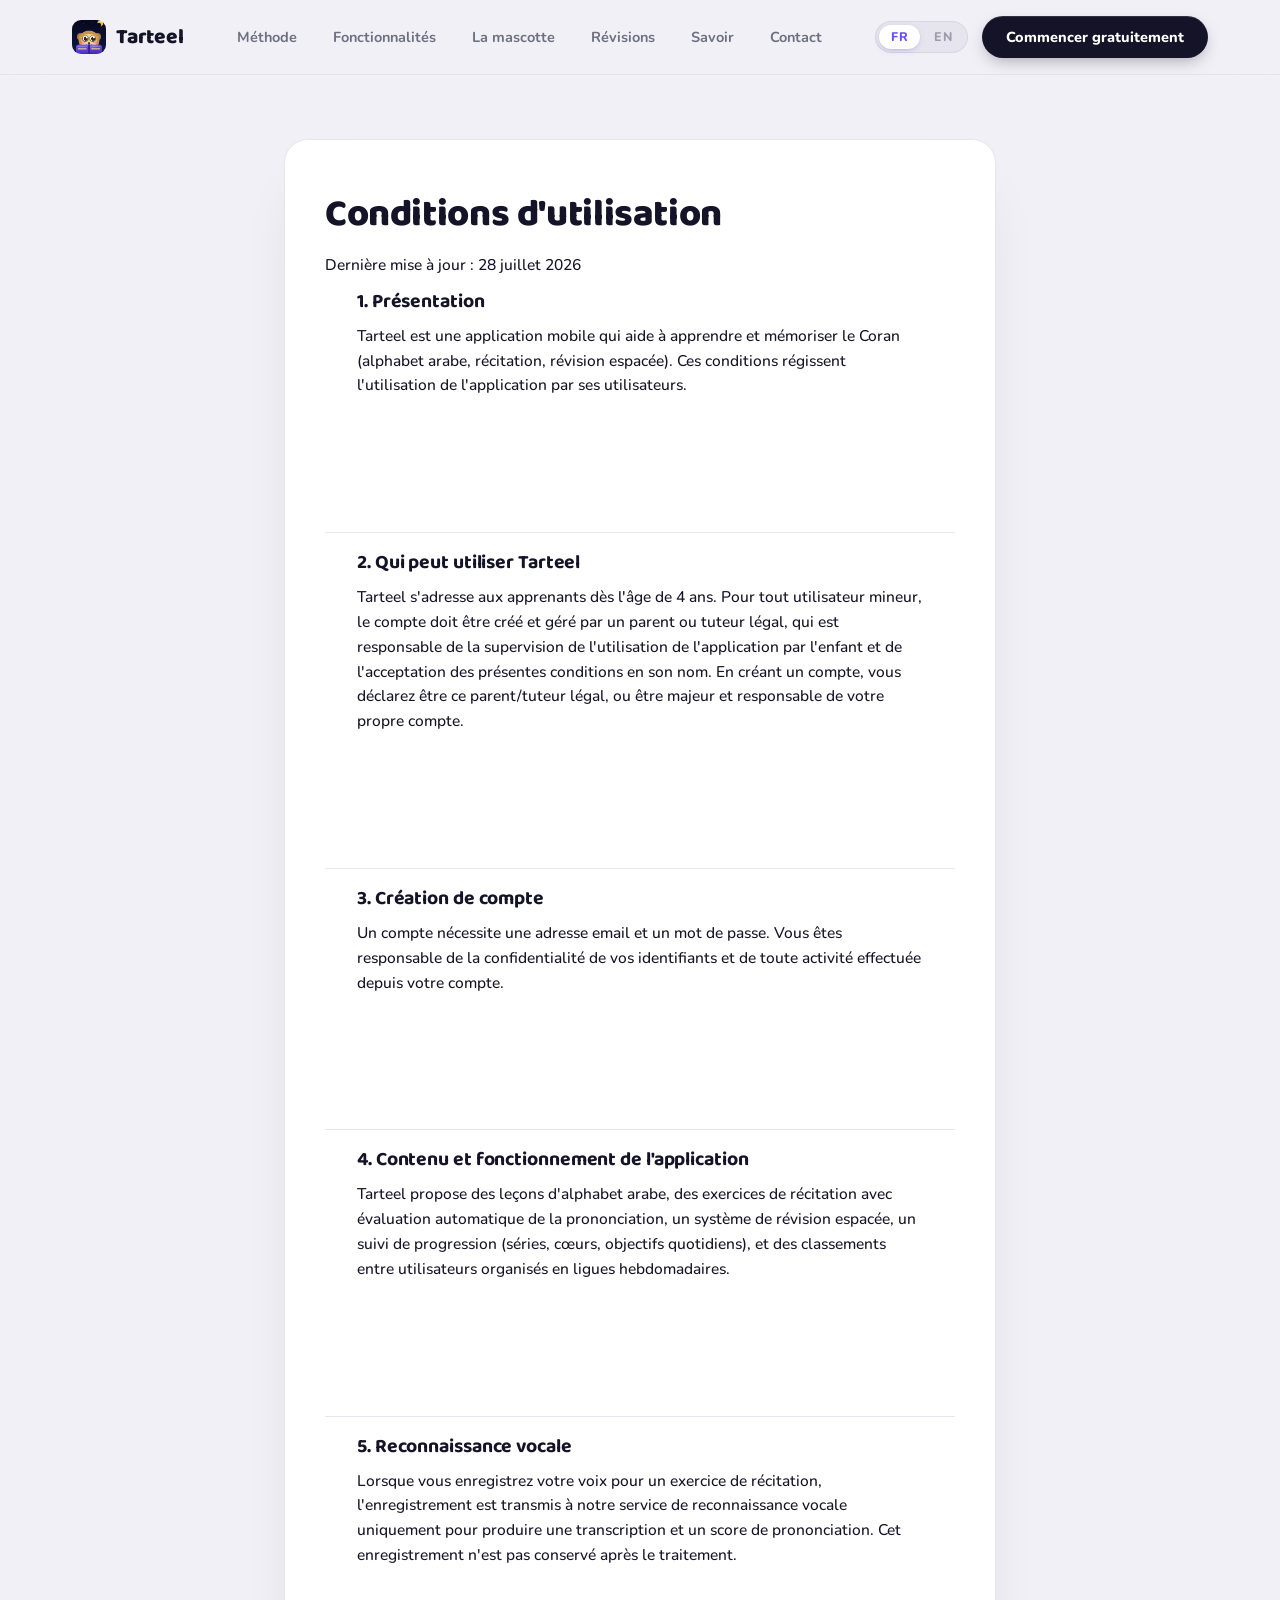
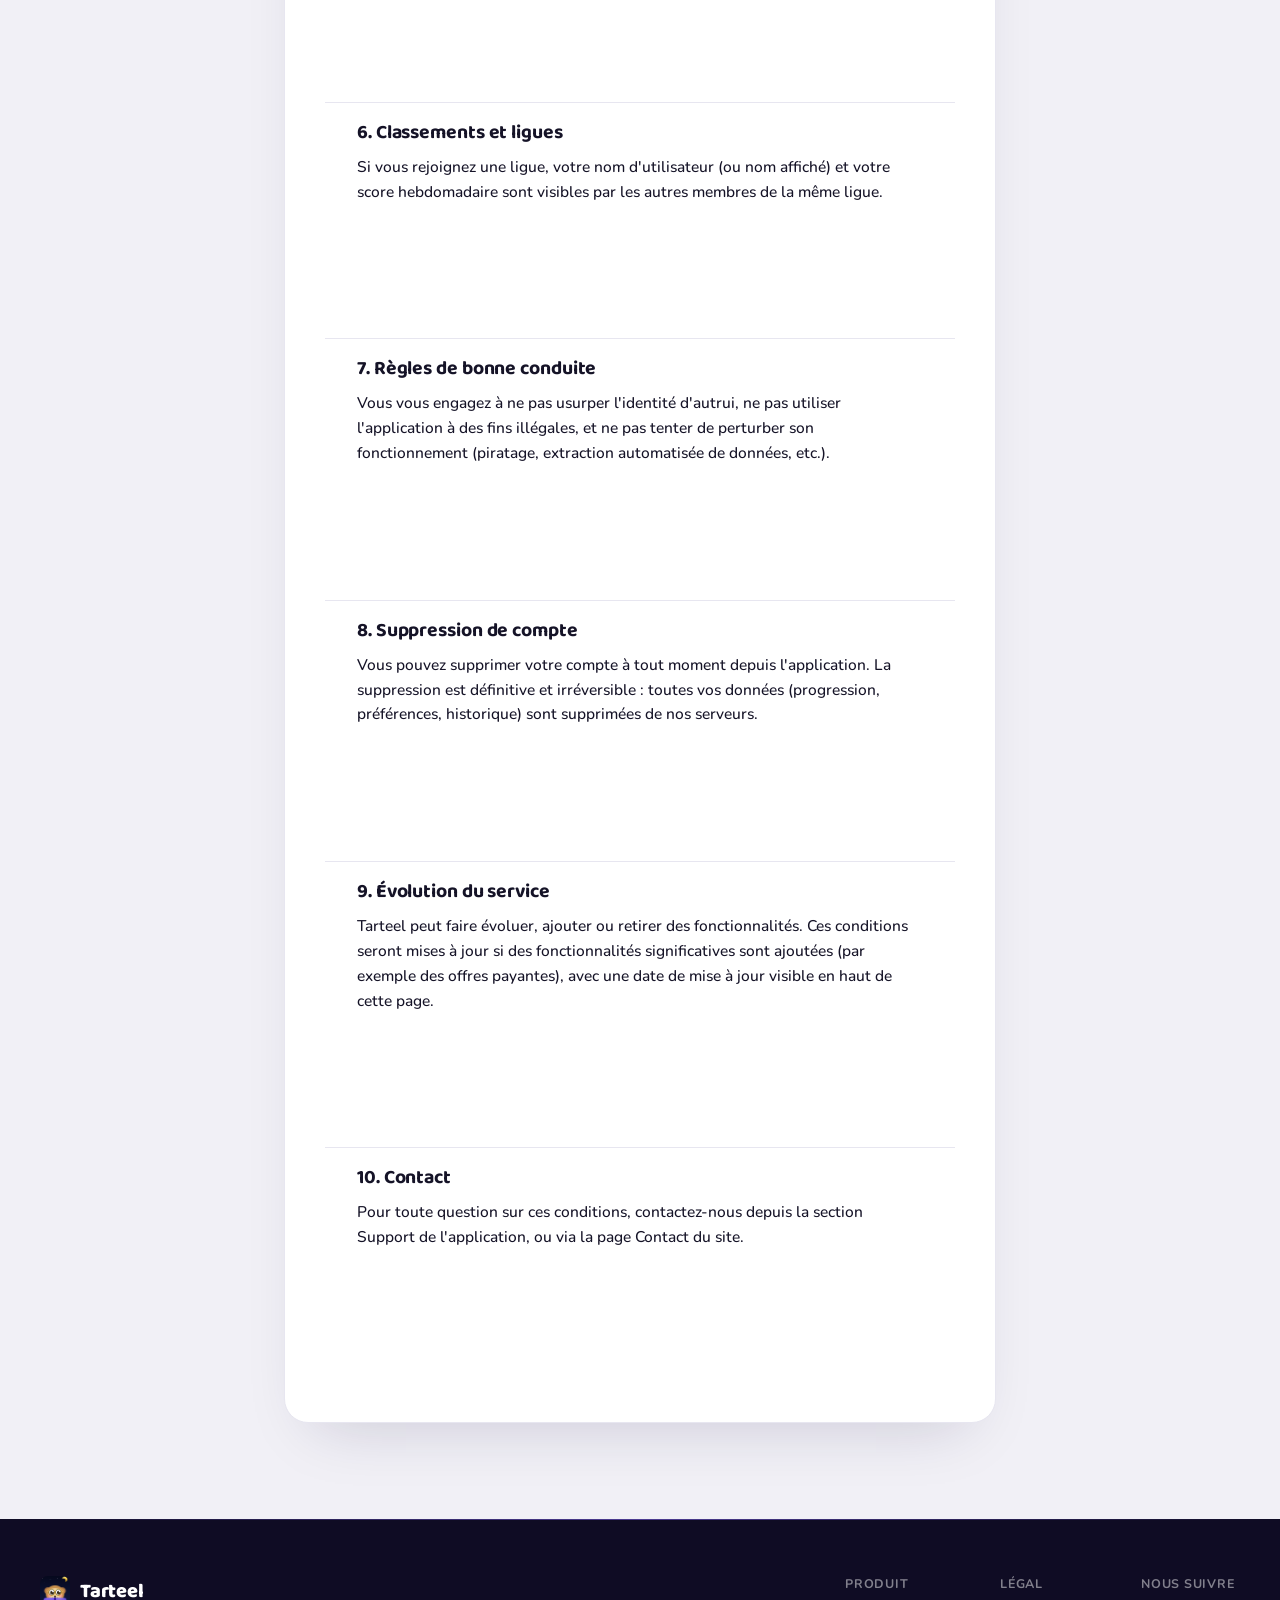
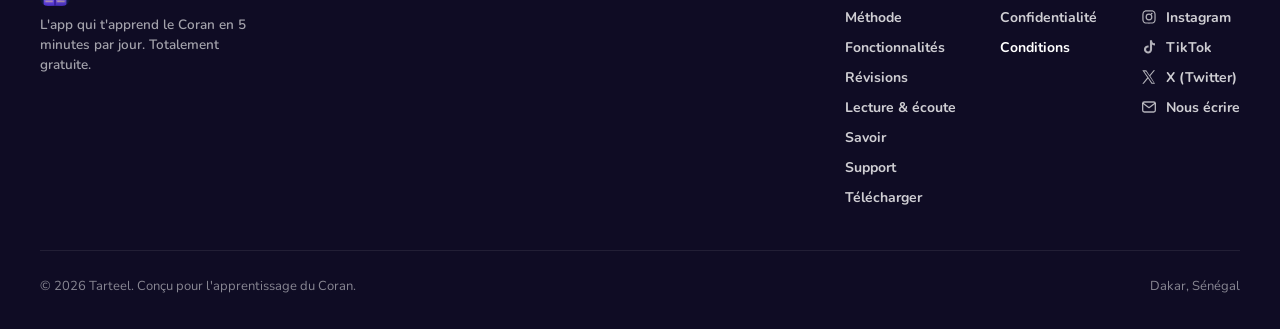
<file: conditions.html>
<!doctype html>
<html lang="fr">
<head>
<meta charset="UTF-8">
<meta name="viewport" content="width=device-width, initial-scale=1.0">
<title>Conditions d'utilisation — Tarteel</title>
<meta name="description" content="Conditions d'utilisation de l'application Tarteel, l'app qui aide à apprendre et mémoriser le Coran.">
<link rel="preconnect" href="https://fonts.googleapis.com">
<link rel="preconnect" href="https://fonts.gstatic.com" crossorigin>
<link href="https://fonts.googleapis.com/css2?family=Baloo+2:wght@500;600;700;800&family=Nunito:wght@400;600;700;800;900&family=Scheherazade+New:wght@400;700&display=swap" rel="stylesheet">
<link rel="stylesheet" href="styles.css">
<style>
  .legal-page{
    max-width:760px;
    margin:0 auto;
    padding:64px 24px 96px;
  }
  .legal-card{
    background:var(--card-bg);
    border:1px solid var(--border);
    border-radius:24px;
    padding:44px 40px 52px;
    box-shadow:0 30px 60px -30px rgba(20,15,60,.18);
  }
  @media (max-width:640px){
    .legal-card{padding:30px 22px 38px;}
    .legal-page{padding:40px 14px 64px;}
  }
  .legal-page h1{
    font-family:'Baloo 2',sans-serif;
    font-weight:800;
    font-size:clamp(28px,4.5vw,38px);
    color:var(--text);
    letter-spacing:-.01em;
    margin-bottom:8px;
  }
  .legal-updated{
    color:var(--text-2);
    font-size:14.5px;
    font-weight:700;
    margin-bottom:24px;
  }
  .legal-page section{
    margin-top:14px;
    padding-top:14px;
    border-top:1px solid var(--border);
  }
  .legal-page section p:last-child{margin-bottom:0;}
  .legal-page section:first-of-type{
    margin-top:0;
    padding-top:0;
    border-top:none;
  }
  .legal-page h2{
    font-family:'Baloo 2',sans-serif;
    font-weight:700;
    font-size:19.5px;
    color:var(--text);
    letter-spacing:-.005em;
    margin-bottom:7px;
  }
  .legal-page p{
    color:var(--text);
    font-size:15.5px;
    line-height:1.6;
    font-weight:500;
    margin-bottom:8px;
  }
  .legal-page ul{
    margin:12px 0 4px;
    padding-left:0;
    list-style:none;
  }
  .legal-page ul li{
    position:relative;
    padding-left:24px;
    color:var(--text);
    font-size:15.5px;
    line-height:1.7;
    font-weight:500;
    margin-bottom:10px;
  }
  .legal-page ul li::before{
    content:"";
    position:absolute;
    left:4px;
    top:9px;
    width:7px;
    height:7px;
    border-radius:50%;
    background:var(--violet);
  }
  .legal-page a{color:var(--violet-dark); font-weight:700; text-decoration:underline;}
  .legal-page a:hover{color:var(--violet);}
  .footer-col a.legal-active{color:#fff;}
</style>
</head>
<body>

<nav class="nav">
  <div class="nav-inner">
    <div class="nav-brand">
      <a href="index.html" style="display:flex; align-items:center; gap:10px; text-decoration:none;">
        <img id="navLogo" width="34" height="34" alt="Logo Tarteel" data-i18n-alt="alt.logo" style="border-radius:9px;">
        <span class="logotype">Tarteel</span>
      </a>
    </div>
    <div class="nav-links">
      <a href="index.html#methode" data-i18n="nav.method">Méthode</a>
      <a href="index.html#fonctionnalites" data-i18n="nav.features">Fonctionnalités</a>
      <a href="index.html#mascotte" data-i18n="nav.mascot">La mascotte</a>
      <a href="index.html#revisions" data-i18n="nav.revisions">Révisions</a>
      <a href="index.html#savoir" data-i18n="nav.know">Savoir</a>
      <a href="index.html#contact" data-i18n="nav.contact">Contact</a>
    </div>
    <div class="nav-right">
      <div class="lang-switch" role="group" aria-label="Langue / Language">
        <button type="button" class="lang-btn" data-lang="fr" aria-pressed="true" lang="fr">FR</button>
        <button type="button" class="lang-btn" data-lang="en" aria-pressed="false" lang="en">EN</button>
      </div>
      <a href="index.html#telecharger" class="nav-cta" data-i18n="nav.cta">Commencer gratuitement</a>
    </div>
  </div>
</nav>

<main class="legal-page fade-up" id="legalMain">
  <div class="legal-card">
    <h1 data-i18n="legal.title">Conditions d'utilisation</h1>
    <p class="legal-updated" data-i18n="legal.updated">Dernière mise à jour : 28 juillet 2026</p>

    <section>
      <h2 data-i18n="t.h1">1. Présentation</h2>
      <p data-i18n="t.p1">Tarteel est une application mobile qui aide à apprendre et mémoriser le Coran (alphabet arabe, récitation, révision espacée). Ces conditions régissent l'utilisation de l'application par ses utilisateurs.</p>
    </section>

    <section>
      <h2 data-i18n="t.h2">2. Qui peut utiliser Tarteel</h2>
      <p data-i18n="t.p2">Tarteel s'adresse aux apprenants dès l'âge de 4 ans. Pour tout utilisateur mineur, le compte doit être créé et géré par un parent ou tuteur légal, qui est responsable de la supervision de l'utilisation de l'application par l'enfant et de l'acceptation des présentes conditions en son nom. En créant un compte, vous déclarez être ce parent/tuteur légal, ou être majeur et responsable de votre propre compte.</p>
    </section>

    <section>
      <h2 data-i18n="t.h3">3. Création de compte</h2>
      <p data-i18n="t.p3">Un compte nécessite une adresse email et un mot de passe. Vous êtes responsable de la confidentialité de vos identifiants et de toute activité effectuée depuis votre compte.</p>
    </section>

    <section>
      <h2 data-i18n="t.h4">4. Contenu et fonctionnement de l'application</h2>
      <p data-i18n="t.p4">Tarteel propose des leçons d'alphabet arabe, des exercices de récitation avec évaluation automatique de la prononciation, un système de révision espacée, un suivi de progression (séries, cœurs, objectifs quotidiens), et des classements entre utilisateurs organisés en ligues hebdomadaires.</p>
    </section>

    <section>
      <h2 data-i18n="t.h5">5. Reconnaissance vocale</h2>
      <p data-i18n="t.p5">Lorsque vous enregistrez votre voix pour un exercice de récitation, l'enregistrement est transmis à notre service de reconnaissance vocale uniquement pour produire une transcription et un score de prononciation. Cet enregistrement n'est pas conservé après le traitement.</p>
    </section>

    <section>
      <h2 data-i18n="t.h6">6. Classements et ligues</h2>
      <p data-i18n="t.p6">Si vous rejoignez une ligue, votre nom d'utilisateur (ou nom affiché) et votre score hebdomadaire sont visibles par les autres membres de la même ligue.</p>
    </section>

    <section>
      <h2 data-i18n="t.h7">7. Règles de bonne conduite</h2>
      <p data-i18n="t.p7">Vous vous engagez à ne pas usurper l'identité d'autrui, ne pas utiliser l'application à des fins illégales, et ne pas tenter de perturber son fonctionnement (piratage, extraction automatisée de données, etc.).</p>
    </section>

    <section>
      <h2 data-i18n="t.h8">8. Suppression de compte</h2>
      <p data-i18n="t.p8">Vous pouvez supprimer votre compte à tout moment depuis l'application. La suppression est définitive et irréversible : toutes vos données (progression, préférences, historique) sont supprimées de nos serveurs.</p>
    </section>

    <section>
      <h2 data-i18n="t.h9">9. Évolution du service</h2>
      <p data-i18n="t.p9">Tarteel peut faire évoluer, ajouter ou retirer des fonctionnalités. Ces conditions seront mises à jour si des fonctionnalités significatives sont ajoutées (par exemple des offres payantes), avec une date de mise à jour visible en haut de cette page.</p>
    </section>

    <section>
      <h2 data-i18n="t.h10">10. Contact</h2>
      <p data-i18n="t.p10">Pour toute question sur ces conditions, contactez-nous depuis la section Support de l'application, ou via la page Contact du site.</p>
    </section>
  </div>
</main>

<footer>
  <div class="footer-inner">
    <div>
      <div class="footer-brand">
        <img id="footerLogo" width="30" height="30" alt="Logo Tarteel" data-i18n-alt="alt.logo" style="border-radius:8px;">
        <span class="logotype">Tarteel</span>
      </div>
      <p class="footer-tag" data-i18n="footer.tag">L'app qui t'apprend le Coran en 5 minutes par jour. Totalement gratuite.</p>
    </div>
    <div class="footer-links">
      <div class="footer-col">
        <h4 data-i18n="footer.product">Produit</h4>
        <a href="index.html#methode" data-i18n="nav.method">Méthode</a>
        <a href="index.html#fonctionnalites" data-i18n="nav.features">Fonctionnalités</a>
        <a href="index.html#revisions" data-i18n="nav.revisions">Révisions</a>
        <a href="index.html#explorer" data-i18n="nav.explore">Lecture &amp; écoute</a>
        <a href="index.html#savoir" data-i18n="nav.know">Savoir</a>
        <a href="index.html#support" data-i18n="nav.support">Support</a>
        <a href="index.html#telecharger" data-i18n="footer.download">Télécharger</a>
      </div>
      <div class="footer-col">
        <h4 data-i18n="footer.legal">Légal</h4>
        <a href="confidentialite.html" data-i18n="footer.privacy">Confidentialité</a>
        <a href="conditions.html" class="legal-active" data-i18n="footer.terms">Conditions</a>
      </div>
      <div class="footer-col">
        <h4 data-i18n="footer.follow">Nous suivre</h4>
        <a href="https://www.instagram.com/tarteel.14" target="_blank" rel="noopener noreferrer" class="footer-social">
          <svg viewBox="0 0 24 24" aria-hidden="true"><path fill="currentColor" d="M12 2c-2.72 0-3.06.01-4.12.06-1.06.05-1.78.22-2.42.46a4.9 4.9 0 0 0-1.77 1.15A4.9 4.9 0 0 0 2.54 5.44c-.24.64-.4 1.36-.46 2.42C2.01 8.92 2 9.26 2 12s.01 3.06.06 4.12c.05 1.06.22 1.78.46 2.42.25.66.58 1.22 1.15 1.77.55.57 1.11.9 1.77 1.15.64.24 1.36.4 2.42.46 1.06.05 1.4.06 4.12.06s3.06-.01 4.12-.06c1.06-.05 1.78-.22 2.42-.46a4.9 4.9 0 0 0 1.77-1.15 4.9 4.9 0 0 0 1.15-1.77c.24-.64.4-1.36.46-2.42.05-1.06.06-1.4.06-4.12s-.01-3.06-.06-4.12c-.05-1.06-.22-1.78-.46-2.42a4.9 4.9 0 0 0-1.15-1.77A4.9 4.9 0 0 0 18.56 2.5c-.64-.24-1.36-.4-2.42-.46C15.08 2.01 14.74 2 12 2Zm0 1.8c2.67 0 2.99.01 4.04.06.98.04 1.5.2 1.86.34.47.18.8.4 1.15.75.35.35.57.68.75 1.15.14.36.3.88.34 1.86.05 1.05.06 1.37.06 4.04s-.01 2.99-.06 4.04c-.04.98-.2 1.5-.34 1.86a3.1 3.1 0 0 1-.75 1.15 3.1 3.1 0 0 1-1.15.75c-.36.14-.88.3-1.86.34-1.05.05-1.37.06-4.04.06s-2.99-.01-4.04-.06c-.98-.04-1.5-.2-1.86-.34a3.1 3.1 0 0 1-1.15-.75 3.1 3.1 0 0 1-.75-1.15c-.14-.36-.3-.88-.34-1.86-.05-1.05-.06-1.37-.06-4.04s.01-2.99.06-4.04c.04-.98.2-1.5.34-1.86.18-.47.4-.8.75-1.15.35-.35.68-.57 1.15-.75.36-.14.88-.3 1.86-.34C9.01 3.81 9.33 3.8 12 3.8Zm0 3.06a5.14 5.14 0 1 0 0 10.28 5.14 5.14 0 0 0 0-10.28Zm0 8.48a3.34 3.34 0 1 1 0-6.68 3.34 3.34 0 0 1 0 6.68Zm5.34-8.68a1.2 1.2 0 1 1-2.4 0 1.2 1.2 0 0 1 2.4 0Z"/></svg>
          Instagram
        </a>
        <a href="https://www.tiktok.com/@.tarteel04" target="_blank" rel="noopener noreferrer" class="footer-social">
          <svg viewBox="0 0 24 24" aria-hidden="true"><path fill="currentColor" d="M16.6 2h-3.2v13.7a2.9 2.9 0 1 1-2.05-2.77V9.63a6.1 6.1 0 1 0 5.25 6.05V8.32a7.6 7.6 0 0 0 4.4 1.4V6.5a4.4 4.4 0 0 1-4.4-4.4Z"/></svg>
          TikTok
        </a>
        <a href="https://x.com/tarteel04" target="_blank" rel="noopener noreferrer" class="footer-social">
          <svg viewBox="0 0 24 24" aria-hidden="true"><path fill="currentColor" d="M13.9 10.4 21 2h-2.1l-6.15 7.3L7.87 2H2l7.45 10.9L2 22h2.1l6.5-7.7 5.2 7.7H21l-7.1-11.6Zm-2.3 2.73-.75-1.08L4.85 3.6h2.6l4.83 6.94.75 1.08 6.28 9.02h-2.6l-5.11-7.5Z"/></svg>
          X (Twitter)
        </a>
        <a href="mailto:tarteel.groupe@gmail.com" class="footer-social">
          <svg viewBox="0 0 24 24" fill="none" stroke="currentColor" stroke-width="2" stroke-linecap="round" stroke-linejoin="round" aria-hidden="true"><rect x="2.5" y="4.5" width="19" height="15" rx="2.5"/><path d="m3 6.5 9 6.5 9-6.5"/></svg>
          <span data-i18n="footer.email">Nous écrire</span>
        </a>
      </div>
    </div>
  </div>
  <div class="footer-bottom">
    <span data-i18n="footer.copy">© 2026 Tarteel. Conçu pour l'apprentissage du Coran.</span>
    <span data-i18n="footer.city">Dakar, Sénégal</span>
  </div>
</footer>

<script src="legal-logo.js"></script>
<script>
  document.getElementById('navLogo').src = LOGO_URI;
  document.getElementById('footerLogo').src = LOGO_URI;
  (function(){
    const link = document.createElement('link');
    link.rel = 'icon';
    link.href = LOGO_URI;
    document.head.appendChild(link);
  })();

  const I18N = {
    fr: {
      'meta.title': "Conditions d'utilisation — Tarteel",
      'meta.desc': "Conditions d'utilisation de l'application Tarteel, l'app qui aide à apprendre et mémoriser le Coran.",
      'nav.method': 'Méthode',
      'nav.features': 'Fonctionnalités',
      'nav.mascot': 'La mascotte',
      'nav.revisions': 'Révisions',
      'nav.explore': 'Lecture & écoute',
      'nav.know': 'Savoir',
      'nav.support': 'Support',
      'nav.contact': 'Contact',
      'nav.cta': 'Commencer gratuitement',
      'footer.tag': "L'app qui t'apprend le Coran en 5 minutes par jour. Totalement gratuite.",
      'footer.product': 'Produit',
      'footer.download': 'Télécharger',
      'footer.legal': 'Légal',
      'footer.follow': 'Nous suivre',
      'footer.email': "Nous écrire",
      'footer.privacy': 'Confidentialité',
      'footer.terms': 'Conditions',
      'footer.copy': "© 2026 Tarteel. Conçu pour l'apprentissage du Coran.",
      'footer.city': 'Dakar, Sénégal',
      'alt.logo': 'Logo Tarteel',
      'legal.title': "Conditions d'utilisation",
      'legal.updated': 'Dernière mise à jour : 28 juillet 2026',
      't.h1': '1. Présentation',
      't.p1': "Tarteel est une application mobile qui aide à apprendre et mémoriser le Coran (alphabet arabe, récitation, révision espacée). Ces conditions régissent l'utilisation de l'application par ses utilisateurs.",
      't.h2': '2. Qui peut utiliser Tarteel',
      't.p2': "Tarteel s'adresse aux apprenants dès l'âge de 4 ans. Pour tout utilisateur mineur, le compte doit être créé et géré par un parent ou tuteur légal, qui est responsable de la supervision de l'utilisation de l'application par l'enfant et de l'acceptation des présentes conditions en son nom. En créant un compte, vous déclarez être ce parent/tuteur légal, ou être majeur et responsable de votre propre compte.",
      't.h3': '3. Création de compte',
      't.p3': "Un compte nécessite une adresse email et un mot de passe. Vous êtes responsable de la confidentialité de vos identifiants et de toute activité effectuée depuis votre compte.",
      't.h4': "4. Contenu et fonctionnement de l'application",
      't.p4': "Tarteel propose des leçons d'alphabet arabe, des exercices de récitation avec évaluation automatique de la prononciation, un système de révision espacée, un suivi de progression (séries, cœurs, objectifs quotidiens), et des classements entre utilisateurs organisés en ligues hebdomadaires.",
      't.h5': '5. Reconnaissance vocale',
      't.p5': "Lorsque vous enregistrez votre voix pour un exercice de récitation, l'enregistrement est transmis à notre service de reconnaissance vocale uniquement pour produire une transcription et un score de prononciation. Cet enregistrement n'est pas conservé après le traitement.",
      't.h6': '6. Classements et ligues',
      't.p6': "Si vous rejoignez une ligue, votre nom d'utilisateur (ou nom affiché) et votre score hebdomadaire sont visibles par les autres membres de la même ligue.",
      't.h7': '7. Règles de bonne conduite',
      't.p7': "Vous vous engagez à ne pas usurper l'identité d'autrui, ne pas utiliser l'application à des fins illégales, et ne pas tenter de perturber son fonctionnement (piratage, extraction automatisée de données, etc.).",
      't.h8': '8. Suppression de compte',
      't.p8': "Vous pouvez supprimer votre compte à tout moment depuis l'application. La suppression est définitive et irréversible : toutes vos données (progression, préférences, historique) sont supprimées de nos serveurs.",
      't.h9': '9. Évolution du service',
      't.p9': "Tarteel peut faire évoluer, ajouter ou retirer des fonctionnalités. Ces conditions seront mises à jour si des fonctionnalités significatives sont ajoutées (par exemple des offres payantes), avec une date de mise à jour visible en haut de cette page.",
      't.h10': '10. Contact',
      't.p10': "Pour toute question sur ces conditions, contactez-nous depuis la section Support de l'application, ou via la page Contact du site."
    },
    en: {
      'meta.title': 'Terms of Use — Tarteel',
      'meta.desc': 'Terms of use for the Tarteel application, the app that helps you learn and memorize the Quran.',
      'nav.method': 'Method',
      'nav.features': 'Features',
      'nav.mascot': 'The mascot',
      'nav.revisions': 'Review',
      'nav.explore': 'Reading & listening',
      'nav.know': 'Knowledge',
      'nav.support': 'Support',
      'nav.contact': 'Contact',
      'nav.cta': 'Start for free',
      'footer.tag': 'The app that teaches you the Quran in 5 minutes a day. Completely free.',
      'footer.product': 'Product',
      'footer.download': 'Download',
      'footer.legal': 'Legal',
      'footer.follow': 'Follow us',
      'footer.email': 'Email us',
      'footer.privacy': 'Privacy',
      'footer.terms': 'Terms',
      'footer.copy': '© 2026 Tarteel. Built for learning the Quran.',
      'footer.city': 'Dakar, Senegal',
      'alt.logo': 'Tarteel logo',
      'legal.title': 'Terms of Use',
      'legal.updated': 'Last updated: July 28, 2026',
      't.h1': '1. Overview',
      't.p1': 'Tarteel is a mobile application that helps you learn and memorize the Quran (Arabic alphabet, recitation, spaced review). These terms govern the use of the application by its users.',
      't.h2': '2. Who can use Tarteel',
      't.p2': "Tarteel is designed for learners aged 4 and up. For any minor user, the account must be created and managed by a parent or legal guardian, who is responsible for supervising the child's use of the application and for accepting these terms on their behalf. By creating an account, you declare that you are that parent/legal guardian, or that you are an adult responsible for your own account.",
      't.h3': '3. Creating an account',
      't.p3': 'An account requires an email address and a password. You are responsible for keeping your credentials confidential and for any activity carried out from your account.',
      't.h4': '4. Content and how the application works',
      't.p4': 'Tarteel offers Arabic alphabet lessons, recitation exercises with automatic pronunciation assessment, a spaced review system, progress tracking (streaks, hearts, daily goals), and leaderboards between users organized into weekly leagues.',
      't.h5': '5. Voice recognition',
      't.p5': 'When you record your voice for a recitation exercise, the recording is sent to our speech recognition service solely to produce a transcription and a pronunciation score. This recording is not kept after processing.',
      't.h6': '6. Leaderboards and leagues',
      't.p6': 'If you join a league, your username (or display name) and your weekly score are visible to other members of the same league.',
      't.h7': '7. Rules of conduct',
      't.p7': 'You agree not to impersonate another person, not to use the application for illegal purposes, and not to attempt to disrupt its operation (hacking, automated data extraction, etc.).',
      't.h8': '8. Account deletion',
      't.p8': 'You may delete your account at any time from within the application. Deletion is final and irreversible: all your data (progress, preferences, history) is deleted from our servers.',
      't.h9': '9. Evolution of the service',
      't.p9': 'Tarteel may evolve, add, or remove features over time. These terms will be updated if significant features are added (for example, paid offerings), with an update date visible at the top of this page.',
      't.h10': '10. Contact',
      't.p10': 'For any questions about these terms, contact us from the Support section of the application, or via the Contact page of the website.'
    }
  };

  const LANG_KEY = 'tarteel-lang';
  const langButtons = document.querySelectorAll('.lang-btn');
  const metaDesc = document.querySelector('meta[name="description"]');

  function setLang(lang){
    const dict = I18N[lang] || I18N.fr;
    document.documentElement.setAttribute('lang', lang);
    document.querySelectorAll('[data-i18n]').forEach(el=>{
      const v = dict[el.getAttribute('data-i18n')];
      if (v !== undefined) el.textContent = v;
    });
    document.querySelectorAll('[data-i18n-alt]').forEach(el=>{
      const v = dict[el.getAttribute('data-i18n-alt')];
      if (v !== undefined) el.setAttribute('alt', v);
    });
    if (dict['meta.title']) document.title = dict['meta.title'];
    if (metaDesc && dict['meta.desc']) metaDesc.setAttribute('content', dict['meta.desc']);
    langButtons.forEach(b=>b.setAttribute('aria-pressed', String(b.dataset.lang === lang)));
    try { localStorage.setItem(LANG_KEY, lang); } catch(e){}
  }

  langButtons.forEach(b=>{
    b.addEventListener('click', ()=>setLang(b.dataset.lang));
  });

  let storedLang = null;
  try { storedLang = localStorage.getItem(LANG_KEY); } catch(e){}
  setLang(I18N[storedLang] ? storedLang : 'fr');

  requestAnimationFrame(()=>{
    document.getElementById('legalMain').classList.add('in');
  });
</script>

</body>
</html>
</file>
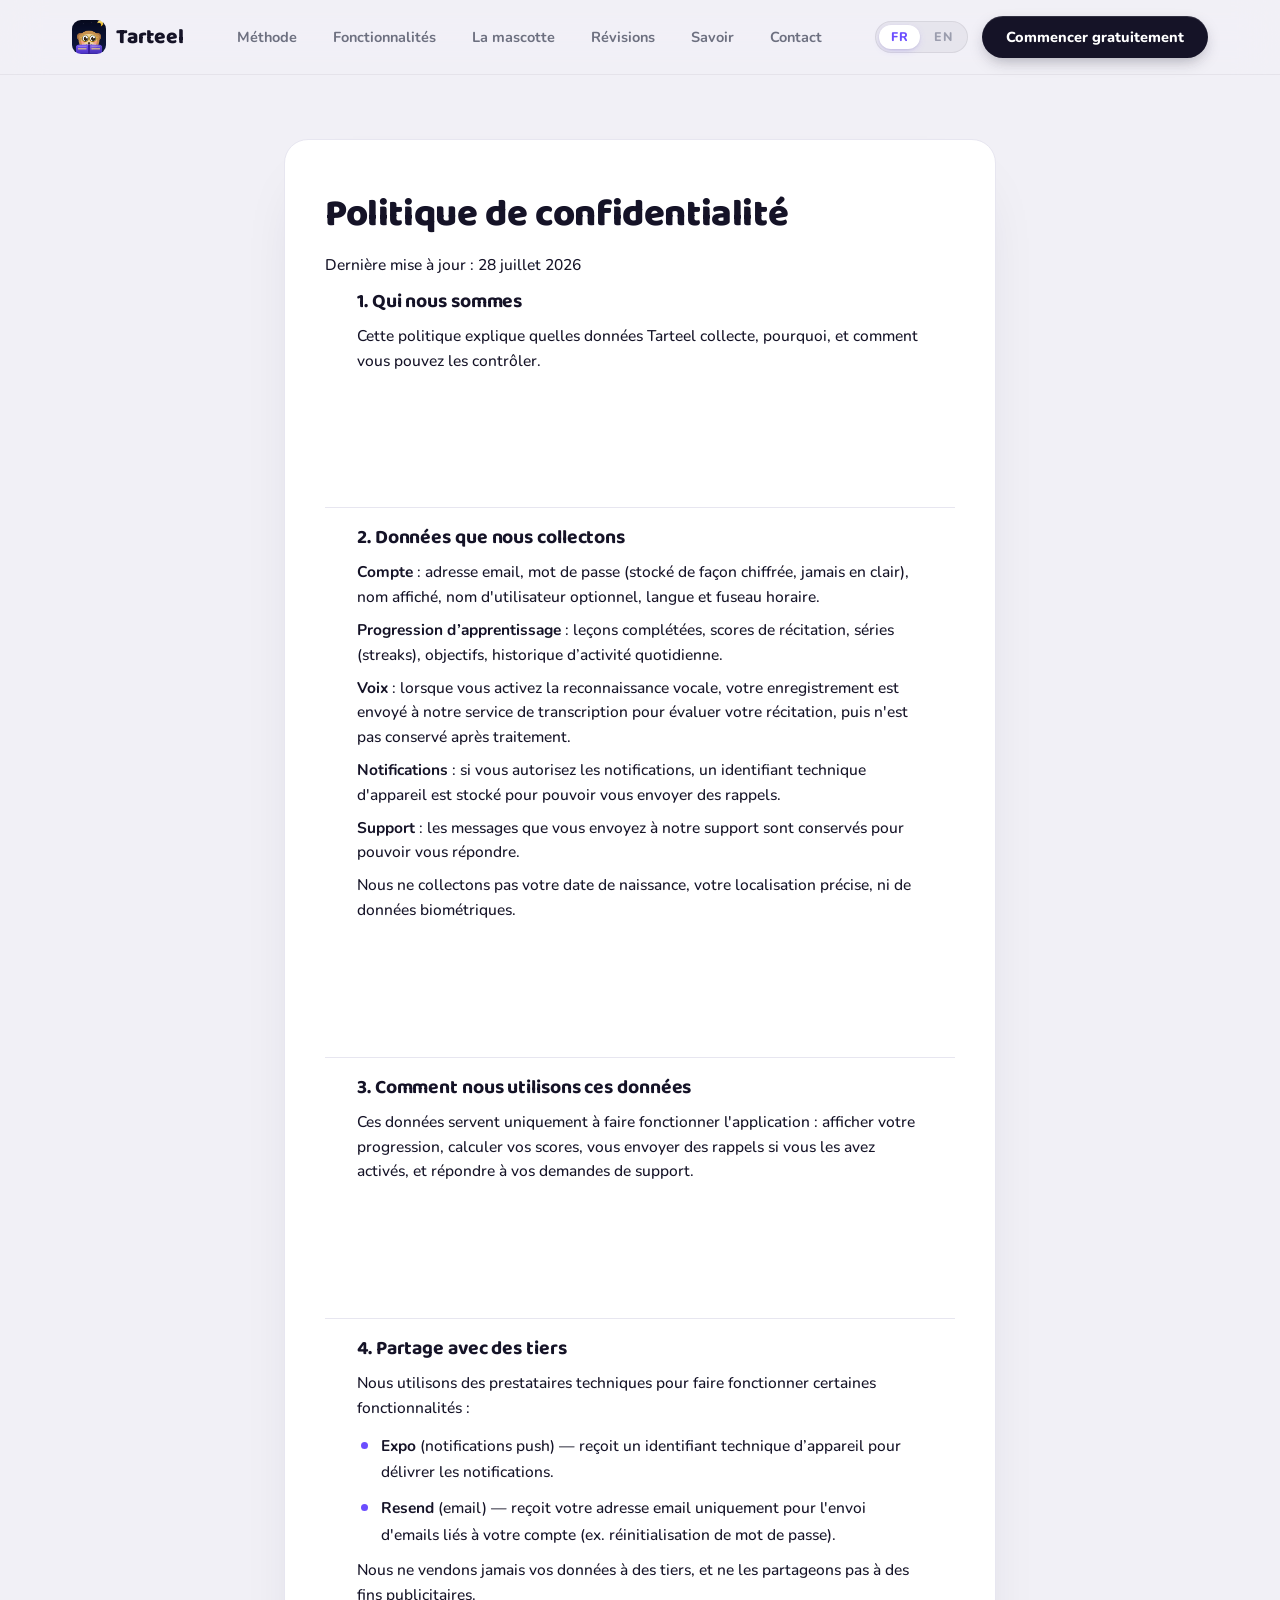
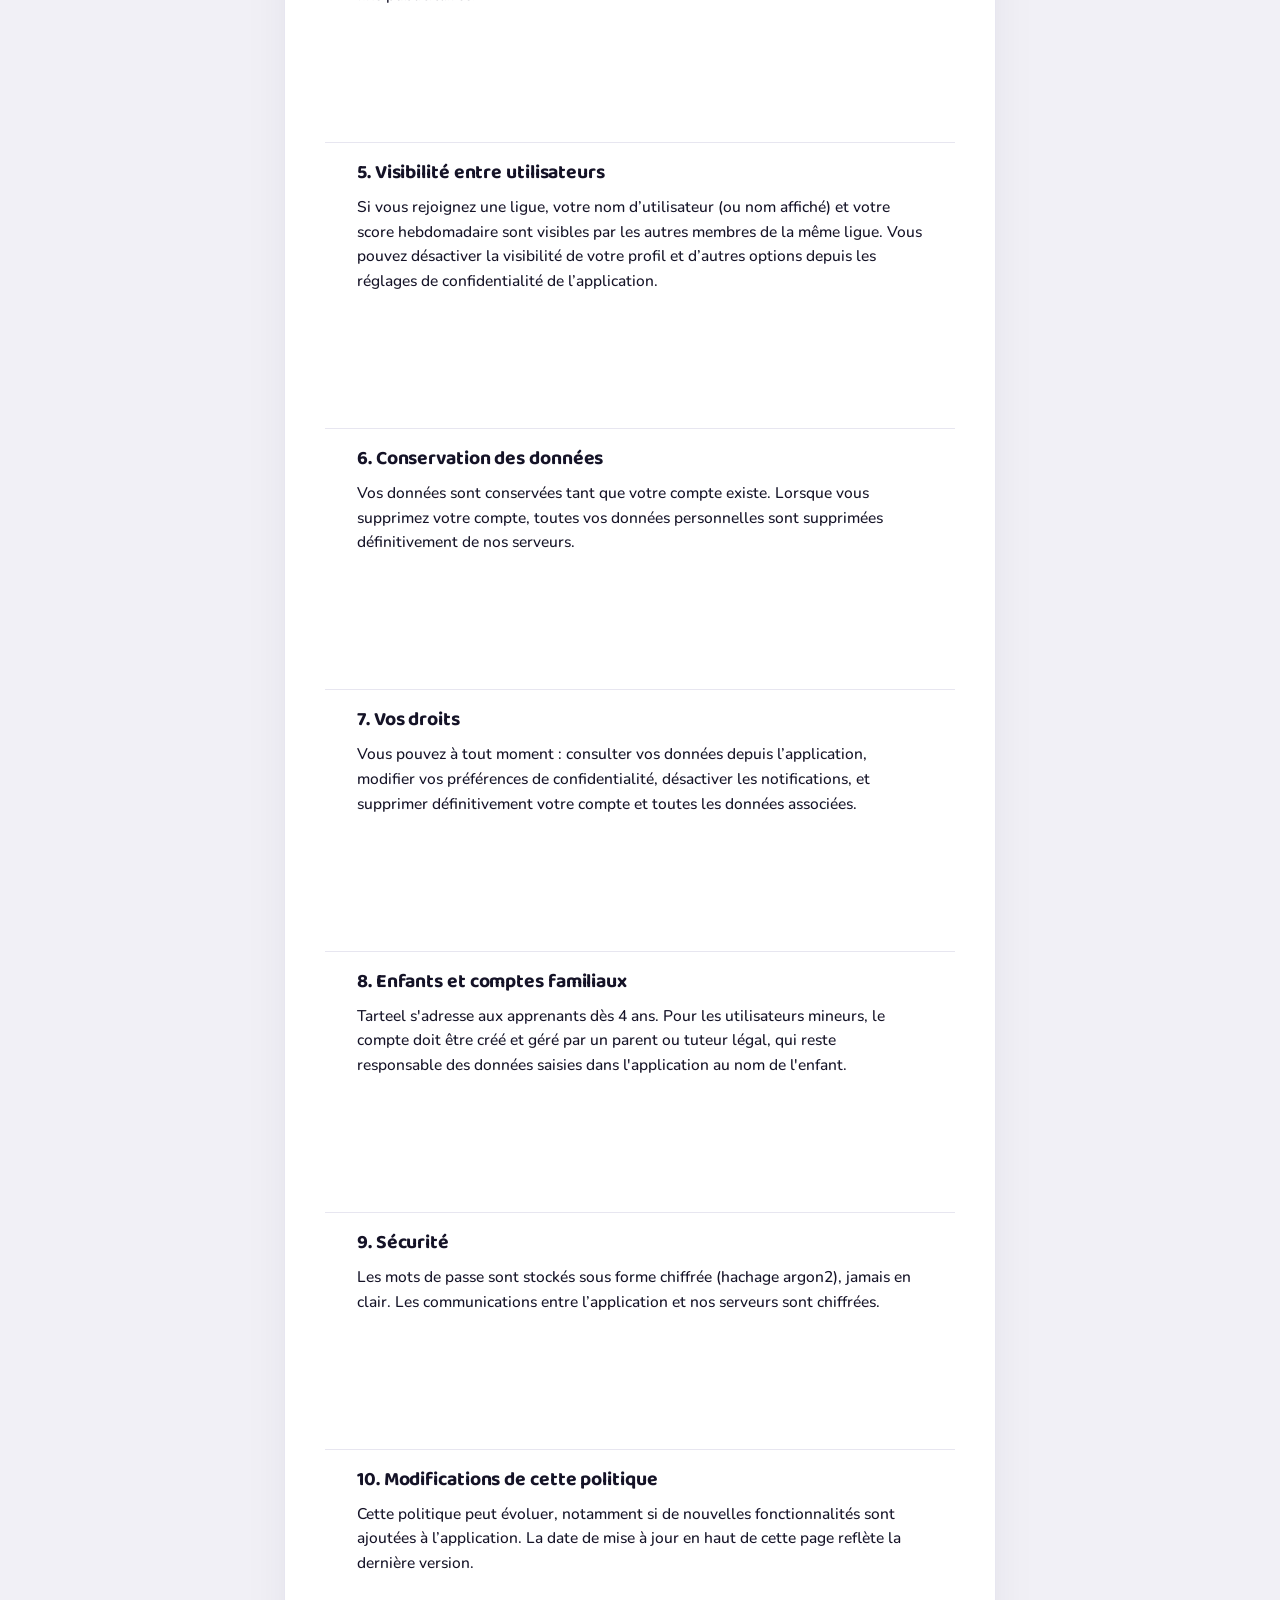
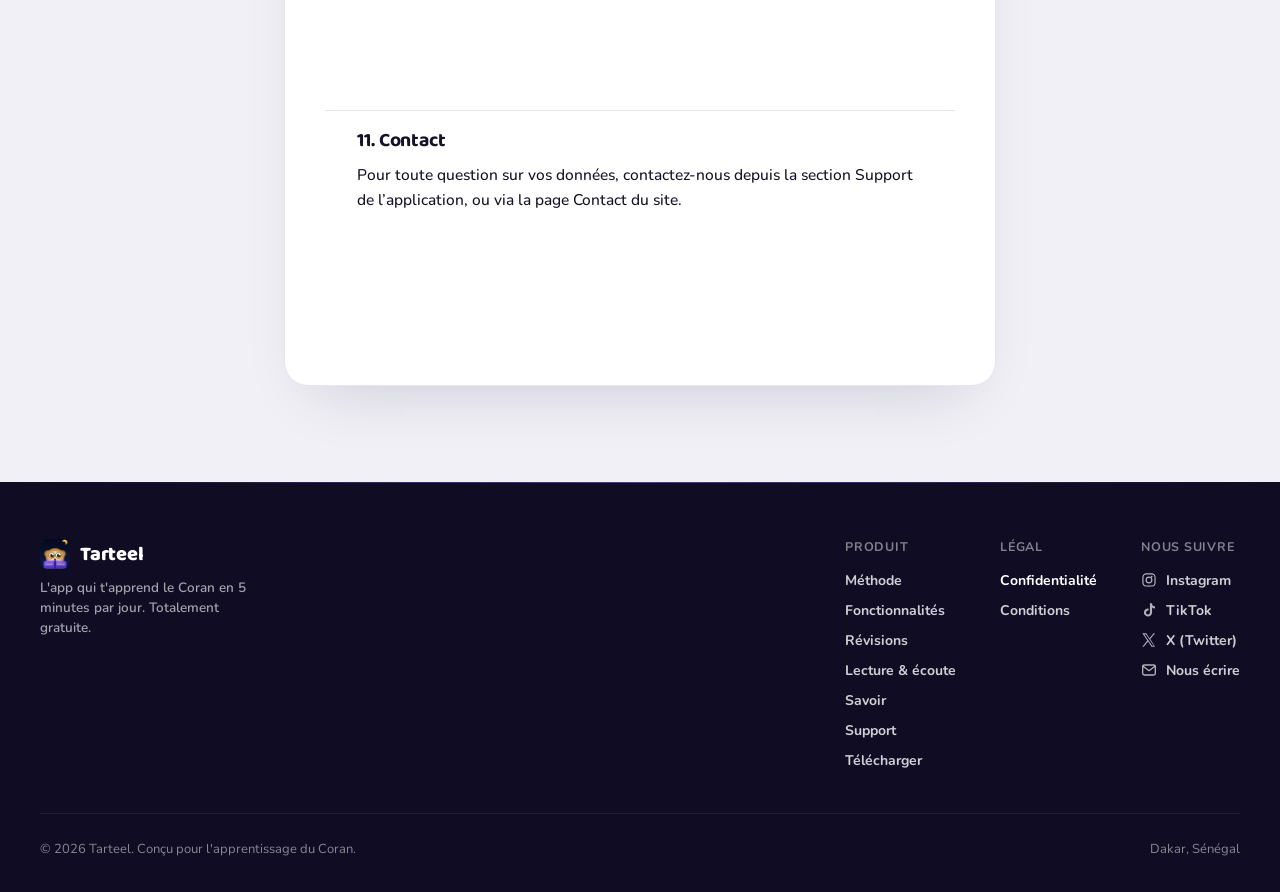
<file: confidentialite.html>
<!doctype html>
<html lang="fr">
<head>
<meta charset="UTF-8">
<meta name="viewport" content="width=device-width, initial-scale=1.0">
<title>Politique de confidentialité — Tarteel</title>
<meta name="description" content="Politique de confidentialité de l'application Tarteel : quelles données sont collectées, pourquoi, et comment les contrôler.">
<link rel="preconnect" href="https://fonts.googleapis.com">
<link rel="preconnect" href="https://fonts.gstatic.com" crossorigin>
<link href="https://fonts.googleapis.com/css2?family=Baloo+2:wght@500;600;700;800&family=Nunito:wght@400;600;700;800;900&family=Scheherazade+New:wght@400;700&display=swap" rel="stylesheet">
<link rel="stylesheet" href="styles.css">
<style>
  .legal-page{
    max-width:760px;
    margin:0 auto;
    padding:64px 24px 96px;
  }
  .legal-card{
    background:var(--card-bg);
    border:1px solid var(--border);
    border-radius:24px;
    padding:44px 40px 52px;
    box-shadow:0 30px 60px -30px rgba(20,15,60,.18);
  }
  @media (max-width:640px){
    .legal-card{padding:30px 22px 38px;}
    .legal-page{padding:40px 14px 64px;}
  }
  .legal-page h1{
    font-family:'Baloo 2',sans-serif;
    font-weight:800;
    font-size:clamp(28px,4.5vw,38px);
    color:var(--text);
    letter-spacing:-.01em;
    margin-bottom:8px;
  }
  .legal-updated{
    color:var(--text-2);
    font-size:14.5px;
    font-weight:700;
    margin-bottom:24px;
  }
  .legal-page section{
    margin-top:14px;
    padding-top:14px;
    border-top:1px solid var(--border);
  }
  .legal-page section p:last-child, .legal-page section ul:last-child{margin-bottom:0;}
  .legal-page section:first-of-type{
    margin-top:0;
    padding-top:0;
    border-top:none;
  }
  .legal-page h2{
    font-family:'Baloo 2',sans-serif;
    font-weight:700;
    font-size:19.5px;
    color:var(--text);
    letter-spacing:-.005em;
    margin-bottom:7px;
  }
  .legal-page p{
    color:var(--text);
    font-size:15.5px;
    line-height:1.6;
    font-weight:500;
    margin-bottom:8px;
  }
  .legal-page ul{
    margin:12px 0 4px;
    padding-left:0;
    list-style:none;
  }
  .legal-page ul li{
    position:relative;
    padding-left:24px;
    color:var(--text);
    font-size:15.5px;
    line-height:1.7;
    font-weight:500;
    margin-bottom:10px;
  }
  .legal-page ul li::before{
    content:"";
    position:absolute;
    left:4px;
    top:9px;
    width:7px;
    height:7px;
    border-radius:50%;
    background:var(--violet);
  }
  .legal-page ul li strong{color:var(--text);}
  .legal-page a{color:var(--violet-dark); font-weight:700; text-decoration:underline;}
  .legal-page a:hover{color:var(--violet);}
  .footer-col a.legal-active{color:#fff;}
</style>
</head>
<body>

<nav class="nav">
  <div class="nav-inner">
    <div class="nav-brand">
      <a href="index.html" style="display:flex; align-items:center; gap:10px; text-decoration:none;">
        <img id="navLogo" width="34" height="34" alt="Logo Tarteel" data-i18n-alt="alt.logo" style="border-radius:9px;">
        <span class="logotype">Tarteel</span>
      </a>
    </div>
    <div class="nav-links">
      <a href="index.html#methode" data-i18n="nav.method">Méthode</a>
      <a href="index.html#fonctionnalites" data-i18n="nav.features">Fonctionnalités</a>
      <a href="index.html#mascotte" data-i18n="nav.mascot">La mascotte</a>
      <a href="index.html#revisions" data-i18n="nav.revisions">Révisions</a>
      <a href="index.html#savoir" data-i18n="nav.know">Savoir</a>
      <a href="index.html#contact" data-i18n="nav.contact">Contact</a>
    </div>
    <div class="nav-right">
      <div class="lang-switch" role="group" aria-label="Langue / Language">
        <button type="button" class="lang-btn" data-lang="fr" aria-pressed="true" lang="fr">FR</button>
        <button type="button" class="lang-btn" data-lang="en" aria-pressed="false" lang="en">EN</button>
      </div>
      <a href="index.html#telecharger" class="nav-cta" data-i18n="nav.cta">Commencer gratuitement</a>
    </div>
  </div>
</nav>

<main class="legal-page fade-up" id="legalMain">
  <div class="legal-card">
    <h1 data-i18n="legal.title">Politique de confidentialité</h1>
    <p class="legal-updated" data-i18n="legal.updated">Dernière mise à jour : 28 juillet 2026</p>

    <section>
      <h2 data-i18n="p.h1">1. Qui nous sommes</h2>
      <p data-i18n="p.p1">Cette politique explique quelles données Tarteel collecte, pourquoi, et comment vous pouvez les contrôler.</p>
    </section>

    <section>
      <h2 data-i18n="p.h2">2. Données que nous collectons</h2>
      <p data-i18n-html="p.p2a"><strong>Compte</strong> : adresse email, mot de passe (stocké de façon chiffrée, jamais en clair), nom affiché, nom d'utilisateur optionnel, langue et fuseau horaire.</p>
      <p data-i18n-html="p.p2b"><strong>Progression d'apprentissage</strong> : leçons complétées, scores de récitation, séries (streaks), objectifs, historique d'activité quotidienne.</p>
      <p data-i18n-html="p.p2c"><strong>Voix</strong> : lorsque vous activez la reconnaissance vocale, votre enregistrement est envoyé à notre service de transcription pour évaluer votre récitation, puis n'est pas conservé après traitement.</p>
      <p data-i18n-html="p.p2d"><strong>Notifications</strong> : si vous autorisez les notifications, un identifiant technique d'appareil est stocké pour pouvoir vous envoyer des rappels.</p>
      <p data-i18n-html="p.p2e"><strong>Support</strong> : les messages que vous envoyez à notre support sont conservés pour pouvoir vous répondre.</p>
      <p data-i18n="p.p2f">Nous ne collectons pas votre date de naissance, votre localisation précise, ni de données biométriques.</p>
    </section>

    <section>
      <h2 data-i18n="p.h3">3. Comment nous utilisons ces données</h2>
      <p data-i18n="p.p3">Ces données servent uniquement à faire fonctionner l'application : afficher votre progression, calculer vos scores, vous envoyer des rappels si vous les avez activés, et répondre à vos demandes de support.</p>
    </section>

    <section>
      <h2 data-i18n="p.h4">4. Partage avec des tiers</h2>
      <p data-i18n="p.p4">Nous utilisons des prestataires techniques pour faire fonctionner certaines fonctionnalités :</p>
      <ul>
        <li data-i18n-html="p.li1"><strong>Expo</strong> (notifications push) — reçoit un identifiant technique d'appareil pour délivrer les notifications.</li>
        <li data-i18n-html="p.li2"><strong>Resend</strong> (email) — reçoit votre adresse email uniquement pour l'envoi d'emails liés à votre compte (ex. réinitialisation de mot de passe).</li>
      </ul>
      <p data-i18n="p.p4b">Nous ne vendons jamais vos données à des tiers, et ne les partageons pas à des fins publicitaires.</p>
    </section>

    <section>
      <h2 data-i18n="p.h5">5. Visibilité entre utilisateurs</h2>
      <p data-i18n="p.p5">Si vous rejoignez une ligue, votre nom d'utilisateur (ou nom affiché) et votre score hebdomadaire sont visibles par les autres membres de la même ligue. Vous pouvez désactiver la visibilité de votre profil et d'autres options depuis les réglages de confidentialité de l'application.</p>
    </section>

    <section>
      <h2 data-i18n="p.h6">6. Conservation des données</h2>
      <p data-i18n="p.p6">Vos données sont conservées tant que votre compte existe. Lorsque vous supprimez votre compte, toutes vos données personnelles sont supprimées définitivement de nos serveurs.</p>
    </section>

    <section>
      <h2 data-i18n="p.h7">7. Vos droits</h2>
      <p data-i18n="p.p7">Vous pouvez à tout moment : consulter vos données depuis l'application, modifier vos préférences de confidentialité, désactiver les notifications, et supprimer définitivement votre compte et toutes les données associées.</p>
    </section>

    <section>
      <h2 data-i18n="p.h8">8. Enfants et comptes familiaux</h2>
      <p data-i18n="p.p8">Tarteel s'adresse aux apprenants dès 4 ans. Pour les utilisateurs mineurs, le compte doit être créé et géré par un parent ou tuteur légal, qui reste responsable des données saisies dans l'application au nom de l'enfant.</p>
    </section>

    <section>
      <h2 data-i18n="p.h9">9. Sécurité</h2>
      <p data-i18n="p.p9">Les mots de passe sont stockés sous forme chiffrée (hachage argon2), jamais en clair. Les communications entre l'application et nos serveurs sont chiffrées.</p>
    </section>

    <section>
      <h2 data-i18n="p.h10">10. Modifications de cette politique</h2>
      <p data-i18n="p.p10">Cette politique peut évoluer, notamment si de nouvelles fonctionnalités sont ajoutées à l'application. La date de mise à jour en haut de cette page reflète la dernière version.</p>
    </section>

    <section>
      <h2 data-i18n="p.h11">11. Contact</h2>
      <p data-i18n="p.p11">Pour toute question sur vos données, contactez-nous depuis la section Support de l'application, ou via la page Contact du site.</p>
    </section>
  </div>
</main>

<footer>
  <div class="footer-inner">
    <div>
      <div class="footer-brand">
        <img id="footerLogo" width="30" height="30" alt="Logo Tarteel" data-i18n-alt="alt.logo" style="border-radius:8px;">
        <span class="logotype">Tarteel</span>
      </div>
      <p class="footer-tag" data-i18n="footer.tag">L'app qui t'apprend le Coran en 5 minutes par jour. Totalement gratuite.</p>
    </div>
    <div class="footer-links">
      <div class="footer-col">
        <h4 data-i18n="footer.product">Produit</h4>
        <a href="index.html#methode" data-i18n="nav.method">Méthode</a>
        <a href="index.html#fonctionnalites" data-i18n="nav.features">Fonctionnalités</a>
        <a href="index.html#revisions" data-i18n="nav.revisions">Révisions</a>
        <a href="index.html#explorer" data-i18n="nav.explore">Lecture &amp; écoute</a>
        <a href="index.html#savoir" data-i18n="nav.know">Savoir</a>
        <a href="index.html#support" data-i18n="nav.support">Support</a>
        <a href="index.html#telecharger" data-i18n="footer.download">Télécharger</a>
      </div>
      <div class="footer-col">
        <h4 data-i18n="footer.legal">Légal</h4>
        <a href="confidentialite.html" class="legal-active" data-i18n="footer.privacy">Confidentialité</a>
        <a href="conditions.html" data-i18n="footer.terms">Conditions</a>
      </div>
      <div class="footer-col">
        <h4 data-i18n="footer.follow">Nous suivre</h4>
        <a href="https://www.instagram.com/tarteel.14" target="_blank" rel="noopener noreferrer" class="footer-social">
          <svg viewBox="0 0 24 24" aria-hidden="true"><path fill="currentColor" d="M12 2c-2.72 0-3.06.01-4.12.06-1.06.05-1.78.22-2.42.46a4.9 4.9 0 0 0-1.77 1.15A4.9 4.9 0 0 0 2.54 5.44c-.24.64-.4 1.36-.46 2.42C2.01 8.92 2 9.26 2 12s.01 3.06.06 4.12c.05 1.06.22 1.78.46 2.42.25.66.58 1.22 1.15 1.77.55.57 1.11.9 1.77 1.15.64.24 1.36.4 2.42.46 1.06.05 1.4.06 4.12.06s3.06-.01 4.12-.06c1.06-.05 1.78-.22 2.42-.46a4.9 4.9 0 0 0 1.77-1.15 4.9 4.9 0 0 0 1.15-1.77c.24-.64.4-1.36.46-2.42.05-1.06.06-1.4.06-4.12s-.01-3.06-.06-4.12c-.05-1.06-.22-1.78-.46-2.42a4.9 4.9 0 0 0-1.15-1.77A4.9 4.9 0 0 0 18.56 2.5c-.64-.24-1.36-.4-2.42-.46C15.08 2.01 14.74 2 12 2Zm0 1.8c2.67 0 2.99.01 4.04.06.98.04 1.5.2 1.86.34.47.18.8.4 1.15.75.35.35.57.68.75 1.15.14.36.3.88.34 1.86.05 1.05.06 1.37.06 4.04s-.01 2.99-.06 4.04c-.04.98-.2 1.5-.34 1.86a3.1 3.1 0 0 1-.75 1.15 3.1 3.1 0 0 1-1.15.75c-.36.14-.88.3-1.86.34-1.05.05-1.37.06-4.04.06s-2.99-.01-4.04-.06c-.98-.04-1.5-.2-1.86-.34a3.1 3.1 0 0 1-1.15-.75 3.1 3.1 0 0 1-.75-1.15c-.14-.36-.3-.88-.34-1.86-.05-1.05-.06-1.37-.06-4.04s.01-2.99.06-4.04c.04-.98.2-1.5.34-1.86.18-.47.4-.8.75-1.15.35-.35.68-.57 1.15-.75.36-.14.88-.3 1.86-.34C9.01 3.81 9.33 3.8 12 3.8Zm0 3.06a5.14 5.14 0 1 0 0 10.28 5.14 5.14 0 0 0 0-10.28Zm0 8.48a3.34 3.34 0 1 1 0-6.68 3.34 3.34 0 0 1 0 6.68Zm5.34-8.68a1.2 1.2 0 1 1-2.4 0 1.2 1.2 0 0 1 2.4 0Z"/></svg>
          Instagram
        </a>
        <a href="https://www.tiktok.com/@.tarteel04" target="_blank" rel="noopener noreferrer" class="footer-social">
          <svg viewBox="0 0 24 24" aria-hidden="true"><path fill="currentColor" d="M16.6 2h-3.2v13.7a2.9 2.9 0 1 1-2.05-2.77V9.63a6.1 6.1 0 1 0 5.25 6.05V8.32a7.6 7.6 0 0 0 4.4 1.4V6.5a4.4 4.4 0 0 1-4.4-4.4Z"/></svg>
          TikTok
        </a>
        <a href="https://x.com/tarteel04" target="_blank" rel="noopener noreferrer" class="footer-social">
          <svg viewBox="0 0 24 24" aria-hidden="true"><path fill="currentColor" d="M13.9 10.4 21 2h-2.1l-6.15 7.3L7.87 2H2l7.45 10.9L2 22h2.1l6.5-7.7 5.2 7.7H21l-7.1-11.6Zm-2.3 2.73-.75-1.08L4.85 3.6h2.6l4.83 6.94.75 1.08 6.28 9.02h-2.6l-5.11-7.5Z"/></svg>
          X (Twitter)
        </a>
        <a href="mailto:tarteel.groupe@gmail.com" class="footer-social">
          <svg viewBox="0 0 24 24" fill="none" stroke="currentColor" stroke-width="2" stroke-linecap="round" stroke-linejoin="round" aria-hidden="true"><rect x="2.5" y="4.5" width="19" height="15" rx="2.5"/><path d="m3 6.5 9 6.5 9-6.5"/></svg>
          <span data-i18n="footer.email">Nous écrire</span>
        </a>
      </div>
    </div>
  </div>
  <div class="footer-bottom">
    <span data-i18n="footer.copy">© 2026 Tarteel. Conçu pour l'apprentissage du Coran.</span>
    <span data-i18n="footer.city">Dakar, Sénégal</span>
  </div>
</footer>

<script src="legal-logo.js"></script>
<script>
  document.getElementById('navLogo').src = LOGO_URI;
  document.getElementById('footerLogo').src = LOGO_URI;
  (function(){
    const link = document.createElement('link');
    link.rel = 'icon';
    link.href = LOGO_URI;
    document.head.appendChild(link);
  })();

  const I18N = {
    fr: {
      'meta.title': 'Politique de confidentialité — Tarteel',
      'meta.desc': "Politique de confidentialité de l'application Tarteel : quelles données sont collectées, pourquoi, et comment les contrôler.",
      'nav.method': 'Méthode',
      'nav.features': 'Fonctionnalités',
      'nav.mascot': 'La mascotte',
      'nav.revisions': 'Révisions',
      'nav.explore': 'Lecture & écoute',
      'nav.know': 'Savoir',
      'nav.support': 'Support',
      'nav.contact': 'Contact',
      'nav.cta': 'Commencer gratuitement',
      'footer.tag': "L'app qui t'apprend le Coran en 5 minutes par jour. Totalement gratuite.",
      'footer.product': 'Produit',
      'footer.download': 'Télécharger',
      'footer.legal': 'Légal',
      'footer.follow': 'Nous suivre',
      'footer.email': "Nous écrire",
      'footer.privacy': 'Confidentialité',
      'footer.terms': 'Conditions',
      'footer.copy': "© 2026 Tarteel. Conçu pour l'apprentissage du Coran.",
      'footer.city': 'Dakar, Sénégal',
      'alt.logo': 'Logo Tarteel',
      'legal.title': 'Politique de confidentialité',
      'legal.updated': 'Dernière mise à jour : 28 juillet 2026',
      'p.h1': '1. Qui nous sommes',
      'p.p1': 'Cette politique explique quelles données Tarteel collecte, pourquoi, et comment vous pouvez les contrôler.',
      'p.h2': '2. Données que nous collectons',
      'p.p2a': "<strong>Compte</strong> : adresse email, mot de passe (stocké de façon chiffrée, jamais en clair), nom affiché, nom d'utilisateur optionnel, langue et fuseau horaire.",
      'p.p2b': '<strong>Progression d’apprentissage</strong> : leçons complétées, scores de récitation, séries (streaks), objectifs, historique d’activité quotidienne.',
      'p.p2c': "<strong>Voix</strong> : lorsque vous activez la reconnaissance vocale, votre enregistrement est envoyé à notre service de transcription pour évaluer votre récitation, puis n'est pas conservé après traitement.",
      'p.p2d': "<strong>Notifications</strong> : si vous autorisez les notifications, un identifiant technique d'appareil est stocké pour pouvoir vous envoyer des rappels.",
      'p.p2e': '<strong>Support</strong> : les messages que vous envoyez à notre support sont conservés pour pouvoir vous répondre.',
      'p.p2f': 'Nous ne collectons pas votre date de naissance, votre localisation précise, ni de données biométriques.',
      'p.h3': '3. Comment nous utilisons ces données',
      'p.p3': "Ces données servent uniquement à faire fonctionner l'application : afficher votre progression, calculer vos scores, vous envoyer des rappels si vous les avez activés, et répondre à vos demandes de support.",
      'p.h4': '4. Partage avec des tiers',
      'p.p4': 'Nous utilisons des prestataires techniques pour faire fonctionner certaines fonctionnalités :',
      'p.li1': '<strong>Expo</strong> (notifications push) — reçoit un identifiant technique d’appareil pour délivrer les notifications.',
      'p.li2': "<strong>Resend</strong> (email) — reçoit votre adresse email uniquement pour l'envoi d'emails liés à votre compte (ex. réinitialisation de mot de passe).",
      'p.p4b': 'Nous ne vendons jamais vos données à des tiers, et ne les partageons pas à des fins publicitaires.',
      'p.h5': '5. Visibilité entre utilisateurs',
      'p.p5': 'Si vous rejoignez une ligue, votre nom d’utilisateur (ou nom affiché) et votre score hebdomadaire sont visibles par les autres membres de la même ligue. Vous pouvez désactiver la visibilité de votre profil et d’autres options depuis les réglages de confidentialité de l’application.',
      'p.h6': '6. Conservation des données',
      'p.p6': 'Vos données sont conservées tant que votre compte existe. Lorsque vous supprimez votre compte, toutes vos données personnelles sont supprimées définitivement de nos serveurs.',
      'p.h7': '7. Vos droits',
      'p.p7': 'Vous pouvez à tout moment : consulter vos données depuis l’application, modifier vos préférences de confidentialité, désactiver les notifications, et supprimer définitivement votre compte et toutes les données associées.',
      'p.h8': '8. Enfants et comptes familiaux',
      'p.p8': "Tarteel s'adresse aux apprenants dès 4 ans. Pour les utilisateurs mineurs, le compte doit être créé et géré par un parent ou tuteur légal, qui reste responsable des données saisies dans l'application au nom de l'enfant.",
      'p.h9': '9. Sécurité',
      'p.p9': 'Les mots de passe sont stockés sous forme chiffrée (hachage argon2), jamais en clair. Les communications entre l’application et nos serveurs sont chiffrées.',
      'p.h10': '10. Modifications de cette politique',
      'p.p10': 'Cette politique peut évoluer, notamment si de nouvelles fonctionnalités sont ajoutées à l’application. La date de mise à jour en haut de cette page reflète la dernière version.',
      'p.h11': '11. Contact',
      'p.p11': 'Pour toute question sur vos données, contactez-nous depuis la section Support de l’application, ou via la page Contact du site.'
    },
    en: {
      'meta.title': 'Privacy Policy — Tarteel',
      'meta.desc': 'Privacy policy for the Tarteel application: what data is collected, why, and how you can control it.',
      'nav.method': 'Method',
      'nav.features': 'Features',
      'nav.mascot': 'The mascot',
      'nav.revisions': 'Review',
      'nav.explore': 'Reading & listening',
      'nav.know': 'Knowledge',
      'nav.support': 'Support',
      'nav.contact': 'Contact',
      'nav.cta': 'Start for free',
      'footer.tag': 'The app that teaches you the Quran in 5 minutes a day. Completely free.',
      'footer.product': 'Product',
      'footer.download': 'Download',
      'footer.legal': 'Legal',
      'footer.follow': 'Follow us',
      'footer.email': 'Email us',
      'footer.privacy': 'Privacy',
      'footer.terms': 'Terms',
      'footer.copy': '© 2026 Tarteel. Built for learning the Quran.',
      'footer.city': 'Dakar, Senegal',
      'alt.logo': 'Tarteel logo',
      'legal.title': 'Privacy Policy',
      'legal.updated': 'Last updated: July 28, 2026',
      'p.h1': '1. Who we are',
      'p.p1': 'This policy explains what data Tarteel collects, why, and how you can control it.',
      'p.h2': '2. Data we collect',
      'p.p2a': '<strong>Account</strong>: email address, password (stored encrypted, never in plain text), display name, optional username, language and time zone.',
      'p.p2b': '<strong>Learning progress</strong>: completed lessons, recitation scores, streaks, goals, daily activity history.',
      'p.p2c': '<strong>Voice</strong>: when you enable voice recognition, your recording is sent to our transcription service to assess your recitation, and is not kept after processing.',
      'p.p2d': '<strong>Notifications</strong>: if you allow notifications, a technical device identifier is stored so we can send you reminders.',
      'p.p2e': '<strong>Support</strong>: messages you send to our support team are kept so we can respond to you.',
      'p.p2f': 'We do not collect your date of birth, precise location, or biometric data.',
      'p.h3': '3. How we use this data',
      'p.p3': "This data is used solely to operate the application: displaying your progress, calculating your scores, sending you reminders if you've enabled them, and responding to your support requests.",
      'p.h4': '4. Sharing with third parties',
      'p.p4': 'We use technical service providers to run certain features:',
      'p.li1': '<strong>Expo</strong> (push notifications) — receives a technical device identifier to deliver notifications.',
      'p.li2': '<strong>Resend</strong> (email) — receives your email address solely to send account-related emails (e.g. password reset).',
      'p.p4b': 'We never sell your data to third parties, and never share it for advertising purposes.',
      'p.h5': '5. Visibility between users',
      'p.p5': 'If you join a league, your username (or display name) and your weekly score are visible to other members of the same league. You can turn off your profile visibility and other options from the app’s privacy settings.',
      'p.h6': '6. Data retention',
      'p.p6': 'Your data is kept for as long as your account exists. When you delete your account, all your personal data is permanently deleted from our servers.',
      'p.h7': '7. Your rights',
      'p.p7': 'At any time, you can: view your data from within the application, change your privacy preferences, turn off notifications, and permanently delete your account and all associated data.',
      'p.h8': '8. Children and family accounts',
      'p.p8': "Tarteel is designed for learners aged 4 and up. For minor users, the account must be created and managed by a parent or legal guardian, who remains responsible for the data entered into the application on the child's behalf.",
      'p.h9': '9. Security',
      'p.p9': 'Passwords are stored in encrypted form (argon2 hashing), never in plain text. Communications between the application and our servers are encrypted.',
      'p.h10': '10. Changes to this policy',
      'p.p10': "This policy may evolve, particularly as new features are added to the application. The update date at the top of this page reflects the latest version.",
      'p.h11': '11. Contact',
      'p.p11': 'For any questions about your data, contact us from the Support section of the application, or via the Contact page of the website.'
    }
  };

  const LANG_KEY = 'tarteel-lang';
  const langButtons = document.querySelectorAll('.lang-btn');
  const metaDesc = document.querySelector('meta[name="description"]');

  function setLang(lang){
    const dict = I18N[lang] || I18N.fr;
    document.documentElement.setAttribute('lang', lang);
    document.querySelectorAll('[data-i18n]').forEach(el=>{
      const v = dict[el.getAttribute('data-i18n')];
      if (v !== undefined) el.textContent = v;
    });
    document.querySelectorAll('[data-i18n-html]').forEach(el=>{
      const v = dict[el.getAttribute('data-i18n-html')];
      if (v !== undefined) el.innerHTML = v; /* chaînes littérales définies ci-dessus uniquement */
    });
    document.querySelectorAll('[data-i18n-alt]').forEach(el=>{
      const v = dict[el.getAttribute('data-i18n-alt')];
      if (v !== undefined) el.setAttribute('alt', v);
    });
    if (dict['meta.title']) document.title = dict['meta.title'];
    if (metaDesc && dict['meta.desc']) metaDesc.setAttribute('content', dict['meta.desc']);
    langButtons.forEach(b=>b.setAttribute('aria-pressed', String(b.dataset.lang === lang)));
    try { localStorage.setItem(LANG_KEY, lang); } catch(e){}
  }

  langButtons.forEach(b=>{
    b.addEventListener('click', ()=>setLang(b.dataset.lang));
  });

  let storedLang = null;
  try { storedLang = localStorage.getItem(LANG_KEY); } catch(e){}
  setLang(I18N[storedLang] ? storedLang : 'fr');

  requestAnimationFrame(()=>{
    document.getElementById('legalMain').classList.add('in');
  });
</script>

</body>
</html>
</file>
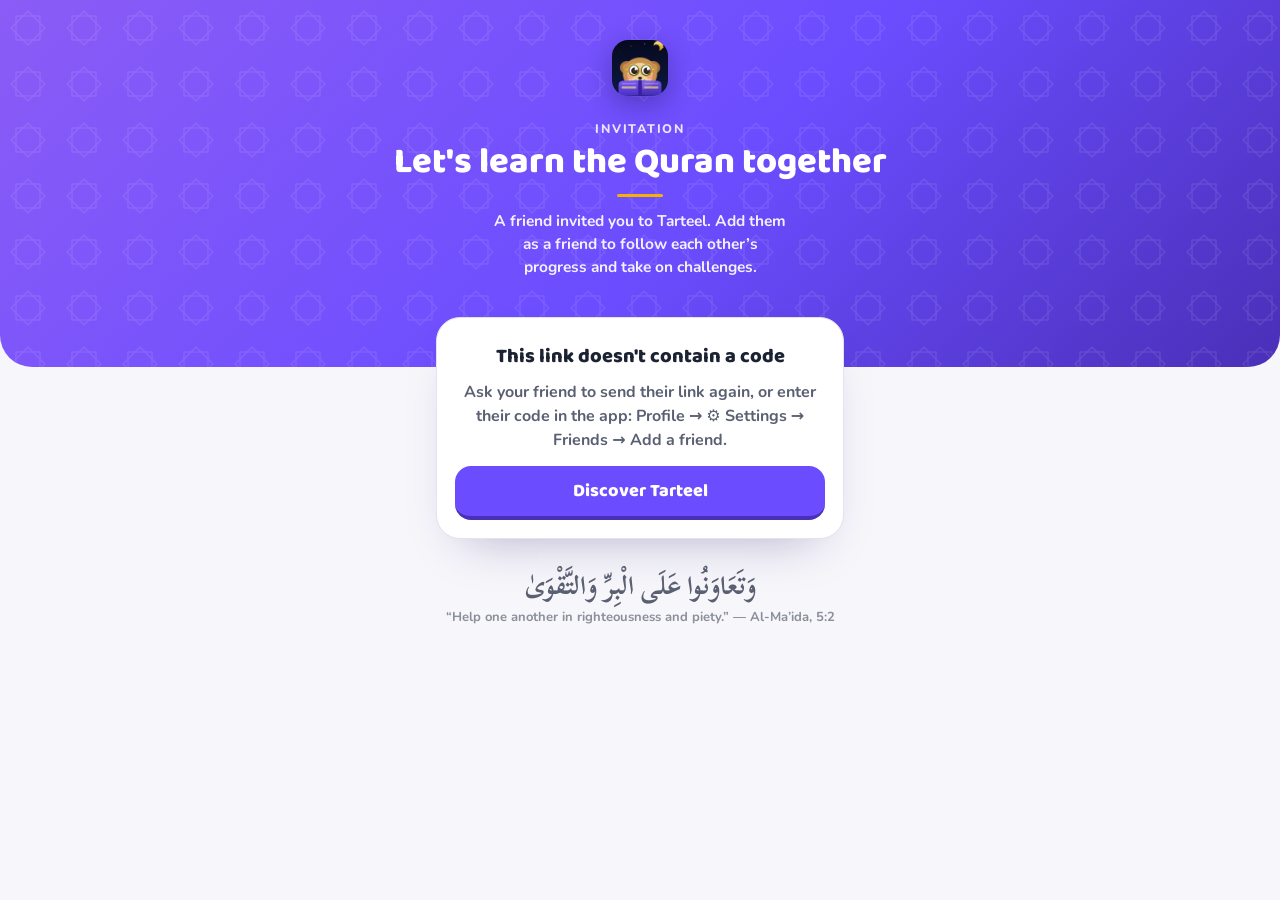
<file: f.html>
<!doctype html>
<html lang="fr">
<head>
<meta charset="UTF-8">
<meta name="viewport" content="width=device-width, initial-scale=1.0, viewport-fit=cover">
<meta name="robots" content="noindex, nofollow">
<meta name="theme-color" content="#6B4DFF">
<title>Rejoins-moi sur Tarteel</title>
<meta name="description" content="Un ami t'invite sur Tarteel pour apprendre le Coran ensemble.">
<meta property="og:title" content="Rejoins-moi sur Tarteel">
<meta property="og:description" content="Apprenons le Coran ensemble : voici mon code Amis.">
<meta property="og:image" content="https://tarteel.sn/assets/logo.png">
<meta property="og:type" content="website">
<link rel="icon" href="/assets/logo.png">
<link rel="preconnect" href="https://fonts.googleapis.com">
<link rel="preconnect" href="https://fonts.gstatic.com" crossorigin>
<link href="https://fonts.googleapis.com/css2?family=Baloo+2:wght@700;800&family=Nunito:wght@600;700;800&family=Scheherazade+New:wght@700&display=swap" rel="stylesheet">
<!-- Page autonome servie sous /f/<code> (réécriture vercel.json) : chemins absolus. -->
<style>
  :root{
    --violet:#6B4DFF; --violet-deep:#4A2FB8; --violet-soft:#8B5CF6;
    --lilac:#EDE8FF; --gold:#F6B100; --ink:#1B2333; --ink-2:#5A6072; --ink-3:#8A8F99;
    --paper:#F7F6FB; --card:#FFFFFF; --line:#E4E1F0;
  }
  @media (prefers-color-scheme: dark){
    :root{ --ink:#F2F1F7; --ink-2:#B9B6C8; --ink-3:#8C8AA0; --paper:#13121A; --card:#1E1C28; --line:#2E2B3B; --lilac:#2A2440; }
  }
  *{box-sizing:border-box; margin:0; padding:0;}
  body{font-family:'Nunito',system-ui,sans-serif; background:var(--paper); color:var(--ink); -webkit-font-smoothing:antialiased; min-height:100vh;}
  a{color:inherit;}
  :focus-visible{outline:3px solid var(--gold); outline-offset:3px; border-radius:12px;}

  /* En-tête : même dégradé et filet doré que les écrans de l'app. */
  .band{
    position:relative; overflow:hidden; color:#fff; text-align:center;
    background:linear-gradient(135deg,var(--violet-soft),var(--violet) 55%,var(--violet-deep));
    padding:40px 20px 88px; border-radius:0 0 32px 32px;
  }
  .band::before{ /* trame géométrique discrète (étoile à 8 branches) */
    content:""; position:absolute; inset:0; opacity:.11;
    background-image:url("data:image/svg+xml,%3Csvg xmlns='http://www.w3.org/2000/svg' width='56' height='56' viewBox='0 0 56 56'%3E%3Cg fill='none' stroke='%23fff' stroke-width='1.2'%3E%3Crect x='16' y='16' width='24' height='24'/%3E%3Crect x='16' y='16' width='24' height='24' transform='rotate(45 28 28)'/%3E%3C/g%3E%3C/svg%3E");
  }
  .band > *{position:relative;}
  .logo{width:56px; height:56px; border-radius:16px; box-shadow:0 8px 24px rgba(20,10,60,.3);}
  .eyebrow{margin-top:18px; font-weight:800; font-size:12.5px; letter-spacing:.14em; text-transform:uppercase; opacity:.85;}
  h1{font-family:'Baloo 2',sans-serif; font-weight:800; font-size:clamp(28px,7.5vw,36px); line-height:1.08; margin-top:6px;}
  .rule{width:46px; height:3px; border-radius:2px; background:var(--gold); margin:12px auto 0;}
  .lede{margin:12px auto 0; max-width:300px; font-weight:700; font-size:15.5px; line-height:1.5; opacity:.92;}

  main{max-width:440px; margin:-64px auto 0; padding:0 16px 40px; position:relative;}
  .card{background:var(--card); border:1px solid var(--line); border-radius:24px; padding:22px 18px 18px; box-shadow:0 24px 48px -28px rgba(30,20,90,.35);}
  .card + .card{margin-top:14px;}
  .label{font-weight:800; font-size:13px; color:var(--ink-3); text-align:center;}

  /* Signature : le code en 6 cases, comme le champ « Ajouter un ami » de l'app. */
  .tiles{display:flex; justify-content:center; gap:7px; margin:12px 0 4px; border:0; background:none; width:100%; cursor:pointer; font:inherit; color:inherit;}
  .tile{
    width:min(13vw,48px); aspect-ratio:4/5; display:grid; place-items:center;
    font-family:'Baloo 2',sans-serif; font-weight:800; font-size:clamp(22px,6.4vw,28px); color:var(--violet);
    background:var(--lilac); border:2px solid transparent; border-bottom-width:4px; border-bottom-color:rgba(107,77,255,.35); border-radius:12px;
    opacity:0; transform:translateY(8px); animation:drop .42s cubic-bezier(.2,.8,.3,1.2) forwards;
  }
  @media (prefers-color-scheme: dark){ .tile{color:#C9BDFF;} }
  @keyframes drop{to{opacity:1; transform:none;}}
  .copied .tile{border-color:var(--violet);}
  .tap{display:block; text-align:center; font-weight:700; font-size:13px; color:var(--ink-3); min-height:18px;}

  .btn{
    display:flex; align-items:center; justify-content:center; gap:10px; width:100%; min-height:54px;
    font-family:'Baloo 2',sans-serif; font-weight:800; font-size:18px; text-decoration:none; border-radius:16px;
    color:#fff; background:var(--violet); border:none; border-bottom:4px solid var(--violet-deep); margin-top:14px; cursor:pointer;
  }
  .btn:active{transform:translateY(2px); border-bottom-width:2px;}
  .btn svg{width:20px; height:20px; flex:none;}
  .btn.store{background:var(--ink); border-bottom-color:#000; font-size:16.5px;}
  @media (prefers-color-scheme: dark){ .btn.store{background:#F2F1F7; color:#13121A; border-bottom-color:#B9B6C8;} }
  .stores{display:grid; gap:10px;}
  .stores.two{grid-template-columns:1fr 1fr;}
  .stores .btn{margin-top:0;}

  h2{font-family:'Baloo 2',sans-serif; font-weight:800; font-size:20px;}
  .steps{list-style:none; margin:12px 0 16px; display:grid; gap:12px; counter-reset:s;}
  .steps li{display:flex; gap:12px; align-items:flex-start; font-weight:700; font-size:15px; line-height:1.45; color:var(--ink-2); counter-increment:s;}
  .steps li::before{
    content:counter(s); flex:none; width:28px; height:28px; border-radius:9px; display:grid; place-items:center;
    background:var(--lilac); color:var(--violet); font-family:'Baloo 2',sans-serif; font-weight:800; font-size:15px;
  }
  .steps b{color:var(--ink);}
  .desktop-note{font-weight:700; font-size:14px; color:var(--ink-2); text-align:center; margin-bottom:12px; display:none;}

  .verse{text-align:center; margin-top:26px; color:var(--ink-3);}
  .verse .ar{font-family:'Scheherazade New',serif; font-weight:700; font-size:26px; color:var(--ink-2); direction:rtl; line-height:1.6;}
  .verse p{font-weight:700; font-size:13px; margin-top:2px;}

  .invalid{display:none; text-align:center;}
  .invalid p{color:var(--ink-2); font-weight:700; line-height:1.5; margin:8px 0 4px;}

  @media (prefers-reduced-motion: reduce){ .tile{animation:none; opacity:1; transform:none;} }
</style>
</head>
<body>
<header class="band">
  <img class="logo" src="/assets/logo.png" alt="Tarteel" width="56" height="56">
  <p class="eyebrow" data-t="eyebrow">Invitation</p>
  <h1 data-t="title">Apprenons le Coran ensemble</h1>
  <div class="rule" aria-hidden="true"></div>
  <p class="lede" data-t="lede">Un ami t'invite sur Tarteel. Ajoute-le en ami pour suivre vos progrès et vous lancer des défis.</p>
</header>

<main>
  <section class="card" id="codeCard">
    <p class="label" id="codeLabel" data-t="codeLabel">Son code Amis</p>
    <button class="tiles" id="tiles" type="button" aria-describedby="tapHint"></button>
    <span class="tap" id="tapHint" data-t="tap">Touche le code pour le copier</span>
    <a class="btn" id="openBtn" href="#">
      <svg viewBox="0 0 24 24" fill="none" stroke="currentColor" stroke-width="2.4" aria-hidden="true"><circle cx="9" cy="8" r="3.4"/><path d="M2.8 20c0-3.4 2.8-6.2 6.2-6.2s6.2 2.8 6.2 6.2"/><path d="M19 8v6M16 11h6"/></svg>
      <span data-t="open">Ouvrir Tarteel et l'ajouter</span>
    </a>
  </section>

  <section class="card" id="installCard">
    <h2 data-t="noApp">Pas encore l'app ?</h2>
    <ol class="steps">
      <li><span data-t="s1">Installe <b>Tarteel</b>, c'est gratuit.</span></li>
      <li><span data-t="s2">Dans l'app : <b>Profil → ⚙ Paramètres → Amis → Ajouter un ami</b>.</span></li>
      <li><span data-t="s3">Saisis le code ci-dessus : vous êtes amis.</span></li>
    </ol>
    <p class="desktop-note" id="desktopNote" data-t="desktop">Ouvre ce lien sur ton téléphone pour ajouter ton ami directement.</p>
    <div class="stores" id="stores">
      <a class="btn store" id="appStore" href="https://apps.apple.com/us/app/tarteel/id6795987191" rel="noopener">
        <svg viewBox="0 0 24 24" fill="currentColor" aria-hidden="true"><path d="M16.4 12.6c0-2.4 2-3.6 2.1-3.7-1.1-1.7-2.9-1.9-3.5-1.9-1.5-.2-2.9.9-3.7.9-.8 0-1.9-.9-3.2-.8-1.6 0-3.1 1-4 2.4-1.7 3-.4 7.4 1.2 9.8.8 1.2 1.8 2.5 3 2.4 1.2 0 1.7-.8 3.1-.8s1.9.8 3.2.8c1.3 0 2.1-1.2 2.9-2.4.9-1.4 1.3-2.7 1.3-2.8-.1 0-2.5-1-2.4-3.9ZM14 5.5c.7-.8 1.1-1.9 1-3-1 0-2.1.6-2.8 1.4-.6.7-1.2 1.8-1 2.9 1.1.1 2.1-.5 2.8-1.3Z"/></svg>
        App Store
      </a>
      <a class="btn store" id="playStore" href="https://play.google.com/store/apps/details?id=com.tarteel.sn" rel="noopener">
        <svg viewBox="0 0 24 24" fill="currentColor" aria-hidden="true"><path d="M3.6 2.3 13.4 12l-9.8 9.7c-.4-.2-.6-.6-.6-1.1V3.4c0-.5.2-.9.6-1.1Zm11 8.5 2.6-2.6 3.3 1.9c.9.5.9 1.8 0 2.3l-3.3 1.9-2.6-2.6L13.4 12l1.2-1.2ZM4.6 1.7l11.4 6.5-2.4 2.4L4.6 1.7Zm9 11.7 2.4 2.4-11.4 6.5 9-8.9Z"/></svg>
        Google Play
      </a>
    </div>
  </section>

  <section class="card invalid" id="invalidCard">
    <h2 data-t="badTitle">Ce lien ne contient pas de code</h2>
    <p data-t="badText">Demande à ton ami de te renvoyer son lien, ou saisis son code dans l'app : Profil → ⚙ Paramètres → Amis → Ajouter un ami.</p>
    <a class="btn" href="/" data-t="badCta">Découvrir Tarteel</a>
  </section>

  <footer class="verse">
    <div class="ar" lang="ar">وَتَعَاوَنُوا عَلَى الْبِرِّ وَالتَّقْوَىٰ</div>
    <p data-t="verse">« Entraidez-vous dans la bonté et la piété. » — Al-Mâ'ida, 5:2</p>
  </footer>
</main>

<script>
  (function () {
    var EN = {
      eyebrow: 'Invitation',
      title: "Let's learn the Quran together",
      lede: 'A friend invited you to Tarteel. Add them as a friend to follow each other’s progress and take on challenges.',
      codeLabel: 'Their Friends code',
      tap: 'Tap the code to copy it',
      copied: 'Code copied',
      open: 'Open Tarteel and add them',
      noApp: "Don't have the app yet?",
      s1: 'Install <b>Tarteel</b>, it’s free.',
      s2: 'In the app: <b>Profile → ⚙ Settings → Friends → Add a friend</b>.',
      s3: 'Enter the code above: you’re friends.',
      desktop: 'Open this link on your phone to add your friend directly.',
      badTitle: "This link doesn't contain a code",
      badText: 'Ask your friend to send their link again, or enter their code in the app: Profile → ⚙ Settings → Friends → Add a friend.',
      badCta: 'Discover Tarteel',
      verse: '“Help one another in righteousness and piety.” — Al-Ma’ida, 5:2',
      docTitle: 'Join me on Tarteel'
    };
    var FR_COPIED = 'Code copié';
    var en = !/^fr/i.test(navigator.language || 'fr');
    if (en) {
      document.documentElement.lang = 'en';
      document.title = EN.docTitle;
      document.querySelectorAll('[data-t]').forEach(function (el) {
        var v = EN[el.getAttribute('data-t')];
        if (v) el.innerHTML = v;
      });
    }

    var ua = navigator.userAgent || '';
    var ios = /iPhone|iPad|iPod/i.test(ua) || (/Macintosh/.test(ua) && 'ontouchend' in document);
    var android = /Android/i.test(ua);

    // Bouton du store adapté au téléphone ; sur ordinateur, les deux + conseil.
    var stores = document.getElementById('stores');
    if (ios) document.getElementById('playStore').remove();
    else if (android) document.getElementById('appStore').remove();
    else {
      stores.classList.add('two');
      document.getElementById('desktopNote').style.display = 'block';
      document.getElementById('openBtn').style.display = 'none';
    }

    // /f/<code> : code Amis à 6 caractères. /f/<jeton> plus long : invitation
    // générée par le serveur → page de l'API.
    var param = decodeURIComponent((location.pathname.split('/f/')[1] || '').split('/')[0] || '').trim();
    if (/^[A-Za-z0-9_-]{16,}$/.test(param)) {
      window.location.replace('https://api-tarteel.lab.dexchange.group/f/' + encodeURIComponent(param));
      return;
    }
    if (!/^[A-Za-z0-9]{6}$/.test(param)) {
      document.getElementById('codeCard').style.display = 'none';
      document.getElementById('installCard').style.display = 'none';
      document.getElementById('invalidCard').style.display = 'block';
      return;
    }

    var code = param.toUpperCase();
    var tiles = document.getElementById('tiles');
    tiles.setAttribute('aria-label', (en ? 'Code ' : 'Code ') + code.split('').join(' '));
    code.split('').forEach(function (ch, i) {
      var t = document.createElement('span');
      t.className = 'tile';
      t.setAttribute('aria-hidden', 'true');
      t.style.animationDelay = (80 + i * 60) + 'ms';
      t.textContent = ch;
      tiles.appendChild(t);
    });

    var hint = document.getElementById('tapHint');
    tiles.addEventListener('click', function () {
      var done = function () {
        tiles.classList.add('copied');
        hint.textContent = en ? EN.copied : FR_COPIED;
      };
      if (navigator.clipboard && navigator.clipboard.writeText) {
        navigator.clipboard.writeText(code).then(done, function () {});
      } else {
        var r = document.createRange(); r.selectNodeContents(tiles);
        var s = getSelection(); s.removeAllRanges(); s.addRange(r);
        try { document.execCommand('copy'); done(); } catch (e) {}
      }
    });

    var deepLink = 'tarteel://add?code=' + code;
    document.getElementById('openBtn').href = deepLink;
    // Sur téléphone : tentative d'ouverture automatique de l'app. Sans effet si
    // elle n'est pas installée — la page reste là avec le code et le store.
    if (ios || android) setTimeout(function () { window.location.href = deepLink; }, 600);
  })();
</script>
</body>
</html>
</file>
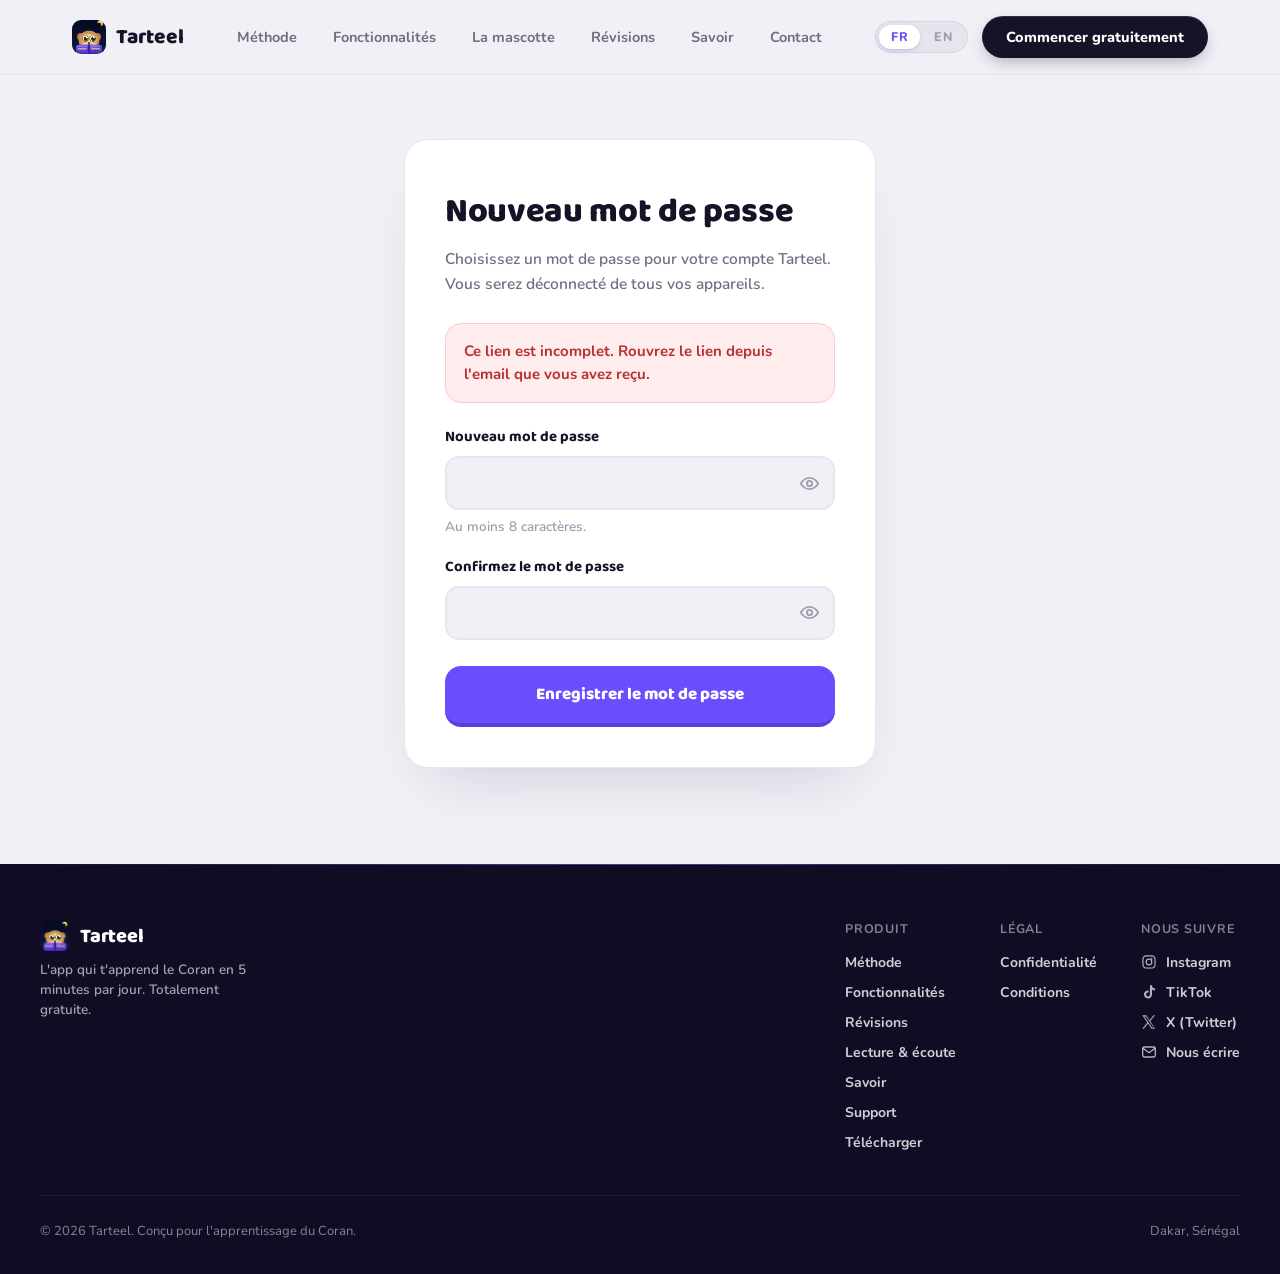
<file: reset-password.html>
<!doctype html>
<html lang="fr">
<head>
<meta charset="UTF-8">
<meta name="viewport" content="width=device-width, initial-scale=1.0">
<meta name="robots" content="noindex, nofollow">
<title>Nouveau mot de passe — Tarteel</title>
<meta name="description" content="Choisissez un nouveau mot de passe pour votre compte Tarteel.">
<link rel="preconnect" href="https://fonts.googleapis.com">
<link rel="preconnect" href="https://fonts.gstatic.com" crossorigin>
<link href="https://fonts.googleapis.com/css2?family=Baloo+2:wght@500;600;700;800&family=Nunito:wght@400;600;700;800;900&family=Scheherazade+New:wght@400;700&display=swap" rel="stylesheet">
<link rel="stylesheet" href="styles.css">
<style>
  .legal-page{
    max-width:520px;
    margin:0 auto;
    padding:64px 24px 96px;
  }
  .legal-card{
    background:var(--card-bg);
    border:1px solid var(--border);
    border-radius:24px;
    padding:44px 40px 40px;
    box-shadow:0 30px 60px -30px rgba(20,15,60,.18);
  }
  @media (max-width:640px){
    .legal-card{padding:30px 22px 30px;}
    .legal-page{padding:40px 14px 64px;}
  }
  .legal-page h1{
    font-family:'Baloo 2',sans-serif;
    font-weight:800;
    font-size:clamp(26px,4.5vw,34px);
    color:var(--text);
    letter-spacing:-.01em;
    margin-bottom:8px;
  }
  .legal-page p.intro{
    color:var(--text-2);
    font-size:15.5px;
    line-height:1.6;
    font-weight:600;
    margin-bottom:26px;
  }

  .field{margin-bottom:18px;}
  .field label{
    display:block;
    font-family:'Baloo 2',sans-serif;
    font-weight:700;
    font-size:15px;
    color:var(--text);
    margin-bottom:7px;
  }
  .pw-wrap{position:relative;}
  .field input{
    width:100%;
    font-family:'Nunito',sans-serif;
    font-size:16px;
    font-weight:600;
    color:var(--text);
    background:var(--page-bg);
    border:2px solid var(--border);
    border-radius:14px;
    padding:14px 50px 14px 16px;
    transition:border-color .18s var(--ease), background .18s var(--ease);
  }
  .field input:focus{
    outline:none;
    border-color:var(--violet);
    background:var(--card-bg);
  }
  .field input[aria-invalid="true"]{border-color:var(--red);}
  .pw-toggle{
    position:absolute;
    right:6px;
    top:50%;
    transform:translateY(-50%);
    width:40px;
    height:40px;
    display:flex;
    align-items:center;
    justify-content:center;
    background:none;
    border:none;
    cursor:pointer;
    color:var(--text-3);
    border-radius:10px;
  }
  .pw-toggle:hover{color:var(--violet-dark);}
  .pw-toggle svg{width:21px; height:21px;}

  .hint{
    font-size:13.5px;
    font-weight:600;
    color:var(--text-3);
    margin-top:7px;
    line-height:1.45;
  }
  .field-error{
    font-size:13.5px;
    font-weight:700;
    color:var(--red);
    margin-top:7px;
    line-height:1.45;
    display:none;
  }
  .field-error.on{display:block;}

  .submit-btn{
    width:100%;
    font-family:'Baloo 2',sans-serif;
    font-weight:800;
    font-size:17px;
    color:#fff;
    background:var(--violet);
    border:none;
    border-bottom:4px solid var(--violet-dark);
    border-radius:16px;
    padding:15px 20px;
    margin-top:8px;
    cursor:pointer;
    transition:transform .12s var(--ease), background .18s var(--ease);
  }
  .submit-btn:hover:not(:disabled){background:var(--violet-light);}
  .submit-btn:active:not(:disabled){transform:translateY(2px); border-bottom-width:2px;}
  .submit-btn:disabled{opacity:.55; cursor:not-allowed;}

  .banner{
    border-radius:16px;
    padding:16px 18px;
    margin-bottom:22px;
    font-size:15px;
    font-weight:700;
    line-height:1.55;
    display:none;
  }
  .banner.on{display:block;}
  .banner.err{background:#FFECEC; color:#B8302F; border:1px solid #FFC9C9;}

  .done{text-align:center; display:none;}
  .done.on{display:block;}
  .done-check{
    width:76px;
    height:76px;
    margin:4px auto 20px;
    border-radius:50%;
    background:var(--green-bg);
    display:flex;
    align-items:center;
    justify-content:center;
  }
  .done-check svg{width:40px; height:40px; color:var(--green-dark);}
  .done h2{
    font-family:'Baloo 2',sans-serif;
    font-weight:800;
    font-size:24px;
    color:var(--text);
    margin-bottom:10px;
  }
  .done p{
    color:var(--text-2);
    font-size:15.5px;
    line-height:1.6;
    font-weight:600;
    margin-bottom:22px;
  }
  .done-cta{
    display:inline-block;
    font-family:'Baloo 2',sans-serif;
    font-weight:800;
    font-size:16px;
    color:#fff;
    background:var(--violet);
    border-bottom:4px solid var(--violet-dark);
    border-radius:16px;
    padding:14px 30px;
    text-decoration:none;
  }
  .done-cta:hover{background:var(--violet-light);}

  .footer-col a.legal-active{color:#fff;}
</style>
</head>
<body>

<nav class="nav">
  <div class="nav-inner">
    <div class="nav-brand">
      <a href="index.html" style="display:flex; align-items:center; gap:10px; text-decoration:none;">
        <img id="navLogo" width="34" height="34" alt="Logo Tarteel" data-i18n-alt="alt.logo" style="border-radius:9px;">
        <span class="logotype">Tarteel</span>
      </a>
    </div>
    <div class="nav-links">
      <a href="index.html#methode" data-i18n="nav.method">Méthode</a>
      <a href="index.html#fonctionnalites" data-i18n="nav.features">Fonctionnalités</a>
      <a href="index.html#mascotte" data-i18n="nav.mascot">La mascotte</a>
      <a href="index.html#revisions" data-i18n="nav.revisions">Révisions</a>
      <a href="index.html#savoir" data-i18n="nav.know">Savoir</a>
      <a href="index.html#contact" data-i18n="nav.contact">Contact</a>
    </div>
    <div class="nav-right">
      <div class="lang-switch" role="group" aria-label="Langue / Language">
        <button type="button" class="lang-btn" data-lang="fr" aria-pressed="true" lang="fr">FR</button>
        <button type="button" class="lang-btn" data-lang="en" aria-pressed="false" lang="en">EN</button>
      </div>
      <a href="index.html#telecharger" class="nav-cta" data-i18n="nav.cta">Commencer gratuitement</a>
    </div>
  </div>
</nav>

<main class="legal-page fade-up" id="legalMain">
  <div class="legal-card">

    <!-- Formulaire -->
    <div id="formView">
      <h1 data-i18n="rp.title">Nouveau mot de passe</h1>
      <p class="intro" data-i18n="rp.intro">Choisissez un mot de passe pour votre compte Tarteel. Vous serez déconnecté de tous vos appareils.</p>

      <div class="banner err" id="banner" role="alert"></div>

      <form id="resetForm" novalidate>
        <div class="field">
          <label for="pw1" data-i18n="rp.label1">Nouveau mot de passe</label>
          <div class="pw-wrap">
            <input type="password" id="pw1" autocomplete="new-password" required>
            <button type="button" class="pw-toggle" data-target="pw1" aria-label="Afficher le mot de passe" data-i18n-aria="rp.show"></button>
          </div>
          <p class="hint" data-i18n="rp.hint">Au moins 8 caractères.</p>
          <p class="field-error" id="err1"></p>
        </div>

        <div class="field">
          <label for="pw2" data-i18n="rp.label2">Confirmez le mot de passe</label>
          <div class="pw-wrap">
            <input type="password" id="pw2" autocomplete="new-password" required>
            <button type="button" class="pw-toggle" data-target="pw2" aria-label="Afficher le mot de passe" data-i18n-aria="rp.show"></button>
          </div>
          <p class="field-error" id="err2"></p>
        </div>

        <button type="submit" class="submit-btn" id="submitBtn" data-i18n="rp.submit">Enregistrer le mot de passe</button>
      </form>
    </div>

    <!-- Succès -->
    <div class="done" id="doneView">
      <div class="done-check">
        <svg viewBox="0 0 24 24" fill="none" stroke="currentColor" stroke-width="3" stroke-linecap="round" stroke-linejoin="round" aria-hidden="true"><path d="m4 12.5 5.5 5.5L20 7"/></svg>
      </div>
      <h2 data-i18n="rp.okTitle">Mot de passe modifié</h2>
      <p data-i18n="rp.okText">Ouvrez l'application Tarteel et connectez-vous avec votre nouveau mot de passe.</p>
      <a href="index.html#telecharger" class="done-cta" data-i18n="rp.okCta">Retour à l'accueil</a>
    </div>

  </div>
</main>

<footer>
  <div class="footer-inner">
    <div>
      <div class="footer-brand">
        <img id="footerLogo" width="30" height="30" alt="Logo Tarteel" data-i18n-alt="alt.logo" style="border-radius:8px;">
        <span class="logotype">Tarteel</span>
      </div>
      <p class="footer-tag" data-i18n="footer.tag">L'app qui t'apprend le Coran en 5 minutes par jour. Totalement gratuite.</p>
    </div>
    <div class="footer-links">
      <div class="footer-col">
        <h4 data-i18n="footer.product">Produit</h4>
        <a href="index.html#methode" data-i18n="nav.method">Méthode</a>
        <a href="index.html#fonctionnalites" data-i18n="nav.features">Fonctionnalités</a>
        <a href="index.html#revisions" data-i18n="nav.revisions">Révisions</a>
        <a href="index.html#explorer" data-i18n="nav.explore">Lecture &amp; écoute</a>
        <a href="index.html#savoir" data-i18n="nav.know">Savoir</a>
        <a href="index.html#support" data-i18n="nav.support">Support</a>
        <a href="index.html#telecharger" data-i18n="footer.download">Télécharger</a>
      </div>
      <div class="footer-col">
        <h4 data-i18n="footer.legal">Légal</h4>
        <a href="confidentialite.html" data-i18n="footer.privacy">Confidentialité</a>
        <a href="conditions.html" data-i18n="footer.terms">Conditions</a>
      </div>
      <div class="footer-col">
        <h4 data-i18n="footer.follow">Nous suivre</h4>
        <a href="https://www.instagram.com/tarteel.14" target="_blank" rel="noopener noreferrer" class="footer-social">
          <svg viewBox="0 0 24 24" aria-hidden="true"><path fill="currentColor" d="M12 2c-2.72 0-3.06.01-4.12.06-1.06.05-1.78.22-2.42.46a4.9 4.9 0 0 0-1.77 1.15A4.9 4.9 0 0 0 2.54 5.44c-.24.64-.4 1.36-.46 2.42C2.01 8.92 2 9.26 2 12s.01 3.06.06 4.12c.05 1.06.22 1.78.46 2.42.25.66.58 1.22 1.15 1.77.55.57 1.11.9 1.77 1.15.64.24 1.36.4 2.42.46 1.06.05 1.4.06 4.12.06s3.06-.01 4.12-.06c1.06-.05 1.78-.22 2.42-.46a4.9 4.9 0 0 0 1.77-1.15 4.9 4.9 0 0 0 1.15-1.77c.24-.64.4-1.36.46-2.42.05-1.06.06-1.4.06-4.12s-.01-3.06-.06-4.12c-.05-1.06-.22-1.78-.46-2.42a4.9 4.9 0 0 0-1.15-1.77A4.9 4.9 0 0 0 18.56 2.5c-.64-.24-1.36-.4-2.42-.46C15.08 2.01 14.74 2 12 2Zm0 1.8c2.67 0 2.99.01 4.04.06.98.04 1.5.2 1.86.34.47.18.8.4 1.15.75.35.35.57.68.75 1.15.14.36.3.88.34 1.86.05 1.05.06 1.37.06 4.04s-.01 2.99-.06 4.04c-.04.98-.2 1.5-.34 1.86a3.1 3.1 0 0 1-.75 1.15 3.1 3.1 0 0 1-1.15.75c-.36.14-.88.3-1.86.34-1.05.05-1.37.06-4.04.06s-2.99-.01-4.04-.06c-.98-.04-1.5-.2-1.86-.34a3.1 3.1 0 0 1-1.15-.75 3.1 3.1 0 0 1-.75-1.15c-.14-.36-.3-.88-.34-1.86-.05-1.05-.06-1.37-.06-4.04s.01-2.99.06-4.04c.04-.98.2-1.5.34-1.86.18-.47.4-.8.75-1.15.35-.35.68-.57 1.15-.75.36-.14.88-.3 1.86-.34C9.01 3.81 9.33 3.8 12 3.8Zm0 3.06a5.14 5.14 0 1 0 0 10.28 5.14 5.14 0 0 0 0-10.28Zm0 8.48a3.34 3.34 0 1 1 0-6.68 3.34 3.34 0 0 1 0 6.68Zm5.34-8.68a1.2 1.2 0 1 1-2.4 0 1.2 1.2 0 0 1 2.4 0Z"/></svg>
          Instagram
        </a>
        <a href="https://www.tiktok.com/@.tarteel04" target="_blank" rel="noopener noreferrer" class="footer-social">
          <svg viewBox="0 0 24 24" aria-hidden="true"><path fill="currentColor" d="M16.6 2h-3.2v13.7a2.9 2.9 0 1 1-2.05-2.77V9.63a6.1 6.1 0 1 0 5.25 6.05V8.32a7.6 7.6 0 0 0 4.4 1.4V6.5a4.4 4.4 0 0 1-4.4-4.4Z"/></svg>
          TikTok
        </a>
        <a href="https://x.com/tarteel04" target="_blank" rel="noopener noreferrer" class="footer-social">
          <svg viewBox="0 0 24 24" aria-hidden="true"><path fill="currentColor" d="M13.9 10.4 21 2h-2.1l-6.15 7.3L7.87 2H2l7.45 10.9L2 22h2.1l6.5-7.7 5.2 7.7H21l-7.1-11.6Zm-2.3 2.73-.75-1.08L4.85 3.6h2.6l4.83 6.94.75 1.08 6.28 9.02h-2.6l-5.11-7.5Z"/></svg>
          X (Twitter)
        </a>
        <a href="mailto:tarteel.groupe@gmail.com" class="footer-social">
          <svg viewBox="0 0 24 24" fill="none" stroke="currentColor" stroke-width="2" stroke-linecap="round" stroke-linejoin="round" aria-hidden="true"><rect x="2.5" y="4.5" width="19" height="15" rx="2.5"/><path d="m3 6.5 9 6.5 9-6.5"/></svg>
          <span data-i18n="footer.email">Nous écrire</span>
        </a>
      </div>
    </div>
  </div>
  <div class="footer-bottom">
    <span data-i18n="footer.copy">© 2026 Tarteel. Conçu pour l'apprentissage du Coran.</span>
    <span data-i18n="footer.city">Dakar, Sénégal</span>
  </div>
</footer>

<script src="legal-logo.js"></script>
<script>
  document.getElementById('navLogo').src = LOGO_URI;
  document.getElementById('footerLogo').src = LOGO_URI;
  (function(){
    const link = document.createElement('link');
    link.rel = 'icon';
    link.href = LOGO_URI;
    document.head.appendChild(link);
  })();
</script>

<script>
/* ---------- Configuration ---------- */
const API_BASE = 'https://api-tarteel.lab.dexchange.group';
const MIN_PW = 8;

/* ---------- Traductions ---------- */
const I18N = {
  fr: {
    'meta.title': "Nouveau mot de passe — Tarteel",
    'meta.desc': "Choisissez un nouveau mot de passe pour votre compte Tarteel.",
    'alt.logo': "Logo Tarteel",
    'nav.method': "Méthode", 'nav.features': "Fonctionnalités", 'nav.mascot': "La mascotte",
    'nav.revisions': "Révisions", 'nav.know': "Savoir", 'nav.contact': "Contact",
    'nav.explore': "Lecture & écoute", 'nav.support': "Support",
    'nav.cta': "Commencer gratuitement",
    'rp.title': "Nouveau mot de passe",
    'rp.intro': "Choisissez un mot de passe pour votre compte Tarteel. Vous serez déconnecté de tous vos appareils.",
    'rp.label1': "Nouveau mot de passe",
    'rp.label2': "Confirmez le mot de passe",
    'rp.hint': "Au moins 8 caractères.",
    'rp.submit': "Enregistrer le mot de passe",
    'rp.sending': "Enregistrement…",
    'rp.show': "Afficher le mot de passe",
    'rp.okTitle': "Mot de passe modifié",
    'rp.okText': "Ouvrez l'application Tarteel et connectez-vous avec votre nouveau mot de passe.",
    'rp.okCta': "Retour à l'accueil",
    'e.noToken': "Ce lien est incomplet. Rouvrez le lien depuis l'email que vous avez reçu.",
    'e.short': "Le mot de passe doit contenir au moins 8 caractères.",
    'e.long': "Le mot de passe ne peut pas dépasser 128 caractères.",
    'e.mismatch': "Les deux mots de passe ne sont pas identiques.",
    'e.expired': "Ce lien a expiré ou a déjà été utilisé. Demandez un nouveau lien depuis l'application.",
    'e.network': "Connexion impossible. Vérifiez votre connexion internet et réessayez.",
    'e.server': "Une erreur est survenue. Réessayez dans un instant.",
    'footer.tag': "L'app qui t'apprend le Coran en 5 minutes par jour. Totalement gratuite.",
    'footer.product': "Produit", 'footer.legal': "Légal", 'footer.follow': "Nous suivre",
    'footer.privacy': "Confidentialité", 'footer.terms': "Conditions",
    'footer.download': "Télécharger", 'footer.email': "Nous écrire",
    'footer.copy': "© 2026 Tarteel. Conçu pour l'apprentissage du Coran.",
    'footer.city': "Dakar, Sénégal"
  },
  en: {
    'meta.title': "New password — Tarteel",
    'meta.desc': "Choose a new password for your Tarteel account.",
    'alt.logo': "Tarteel logo",
    'nav.method': "Method", 'nav.features': "Features", 'nav.mascot': "The mascot",
    'nav.revisions': "Reviews", 'nav.know': "Learn", 'nav.contact': "Contact",
    'nav.explore': "Read & listen", 'nav.support': "Support",
    'nav.cta': "Start for free",
    'rp.title': "New password",
    'rp.intro': "Choose a password for your Tarteel account. You will be signed out on all your devices.",
    'rp.label1': "New password",
    'rp.label2': "Confirm password",
    'rp.hint': "At least 8 characters.",
    'rp.submit': "Save password",
    'rp.sending': "Saving…",
    'rp.show': "Show password",
    'rp.okTitle': "Password updated",
    'rp.okText': "Open the Tarteel app and sign in with your new password.",
    'rp.okCta': "Back to home",
    'e.noToken': "This link is incomplete. Please reopen the link from the email you received.",
    'e.short': "Password must be at least 8 characters.",
    'e.long': "Password cannot exceed 128 characters.",
    'e.mismatch': "The two passwords do not match.",
    'e.expired': "This link has expired or was already used. Request a new one from the app.",
    'e.network': "Cannot connect. Check your internet connection and try again.",
    'e.server': "Something went wrong. Please try again in a moment.",
    'footer.tag': "The app that teaches you the Quran in 5 minutes a day. Completely free.",
    'footer.product': "Product", 'footer.legal': "Legal", 'footer.follow': "Follow us",
    'footer.privacy': "Privacy", 'footer.terms': "Terms",
    'footer.download': "Download", 'footer.email': "Email us",
    'footer.copy': "© 2026 Tarteel. Built for learning the Quran.",
    'footer.city': "Dakar, Senegal"
  }
};

const LANG_KEY = 'tarteel_lang';
let LANG = 'fr';
const t = (k) => I18N[LANG][k] ?? k;

const metaDesc = document.querySelector('meta[name="description"]');
const langButtons = document.querySelectorAll('.lang-btn');

function setLang(lang){
  LANG = I18N[lang] ? lang : 'fr';
  const dict = I18N[LANG];
  document.documentElement.setAttribute('lang', LANG);
  document.querySelectorAll('[data-i18n]').forEach(el=>{
    const v = dict[el.getAttribute('data-i18n')];
    if (v !== undefined) el.textContent = v;
  });
  document.querySelectorAll('[data-i18n-alt]').forEach(el=>{
    const v = dict[el.getAttribute('data-i18n-alt')];
    if (v !== undefined) el.setAttribute('alt', v);
  });
  document.querySelectorAll('[data-i18n-aria]').forEach(el=>{
    const v = dict[el.getAttribute('data-i18n-aria')];
    if (v !== undefined) el.setAttribute('aria-label', v);
  });
  if (dict['meta.title']) document.title = dict['meta.title'];
  if (metaDesc && dict['meta.desc']) metaDesc.setAttribute('content', dict['meta.desc']);
  langButtons.forEach(b=>b.setAttribute('aria-pressed', String(b.dataset.lang === LANG)));
  try { localStorage.setItem(LANG_KEY, LANG); } catch(e){}
  // Re-render any message currently on screen in the new language.
  if (shownErrorKey) showBanner(shownErrorKey);
  if (fieldErrorKeys.err1) setFieldError('err1','pw1',fieldErrorKeys.err1);
  if (fieldErrorKeys.err2) setFieldError('err2','pw2',fieldErrorKeys.err2);
}

langButtons.forEach(b=>b.addEventListener('click', ()=>setLang(b.dataset.lang)));

let storedLang = null;
try { storedLang = localStorage.getItem(LANG_KEY); } catch(e){}

/* ---------- Œil : afficher / masquer ---------- */
const EYE = '<svg viewBox="0 0 24 24" fill="none" stroke="currentColor" stroke-width="2" stroke-linecap="round" stroke-linejoin="round"><path d="M2 12s3.6-6.5 10-6.5S22 12 22 12s-3.6 6.5-10 6.5S2 12 2 12Z"/><circle cx="12" cy="12" r="3"/></svg>';
const EYE_OFF = '<svg viewBox="0 0 24 24" fill="none" stroke="currentColor" stroke-width="2" stroke-linecap="round" stroke-linejoin="round"><path d="M9.9 5.7A9.9 9.9 0 0 1 12 5.5c6.4 0 10 6.5 10 6.5a17 17 0 0 1-3.3 4.1M6.4 7.9A17 17 0 0 0 2 12s3.6 6.5 10 6.5c1.5 0 2.8-.3 4-.8"/><path d="m3 3 18 18"/><path d="M9.9 10.1a3 3 0 0 0 4.2 4.2"/></svg>';

document.querySelectorAll('.pw-toggle').forEach(btn=>{
  btn.innerHTML = EYE;
  btn.addEventListener('click', ()=>{
    const input = document.getElementById(btn.dataset.target);
    const show = input.type === 'password';
    input.type = show ? 'text' : 'password';
    btn.innerHTML = show ? EYE_OFF : EYE;
  });
});

/* ---------- Messages ---------- */
const banner = document.getElementById('banner');
let shownErrorKey = null;
const fieldErrorKeys = { err1:null, err2:null };

function showBanner(key){
  shownErrorKey = key;
  banner.textContent = t(key);
  banner.classList.add('on');
}
function hideBanner(){
  shownErrorKey = null;
  banner.classList.remove('on');
}
function setFieldError(errId, inputId, key){
  const el = document.getElementById(errId);
  fieldErrorKeys[errId] = key;
  if (key){
    el.textContent = t(key);
    el.classList.add('on');
    document.getElementById(inputId).setAttribute('aria-invalid','true');
  } else {
    el.classList.remove('on');
    document.getElementById(inputId).removeAttribute('aria-invalid');
  }
}
function clearFieldErrors(){
  setFieldError('err1','pw1',null);
  setFieldError('err2','pw2',null);
}

/* ---------- Jeton ---------- */
const token = new URLSearchParams(window.location.search).get('token');

/* ---------- Envoi ---------- */
const form = document.getElementById('resetForm');
const submitBtn = document.getElementById('submitBtn');
const pw1 = document.getElementById('pw1');
const pw2 = document.getElementById('pw2');

[pw1, pw2].forEach(i=>i.addEventListener('input', ()=>{ hideBanner(); clearFieldErrors(); }));

form.addEventListener('submit', async (e)=>{
  e.preventDefault();
  hideBanner();
  clearFieldErrors();

  if (!token){ showBanner('e.noToken'); return; }

  const a = pw1.value, b = pw2.value;
  if (a.length < MIN_PW){ setFieldError('err1','pw1','e.short'); pw1.focus(); return; }
  if (a.length > 128){ setFieldError('err1','pw1','e.long'); pw1.focus(); return; }
  if (a !== b){ setFieldError('err2','pw2','e.mismatch'); pw2.focus(); return; }

  submitBtn.disabled = true;
  submitBtn.textContent = t('rp.sending');

  let res;
  try {
    res = await fetch(API_BASE + '/auth/reset-password/confirm', {
      method: 'POST',
      headers: { 'Content-Type': 'application/json' },
      body: JSON.stringify({ token, newPassword: a })
    });
  } catch (err) {
    submitBtn.disabled = false;
    submitBtn.textContent = t('rp.submit');
    showBanner('e.network');
    return;
  }

  if (res.ok){
    document.getElementById('formView').style.display = 'none';
    document.getElementById('doneView').classList.add('on');
    window.scrollTo({ top: 0, behavior: 'smooth' });
    return;
  }

  submitBtn.disabled = false;
  submitBtn.textContent = t('rp.submit');
  // 400/401/410 → jeton mort ; le reste → panne serveur.
  showBanner(res.status >= 500 ? 'e.server' : 'e.expired');
});

/* ---------- Démarrage ---------- */
setLang(I18N[storedLang] ? storedLang : 'fr');
if (!token) showBanner('e.noToken');

requestAnimationFrame(()=>{
  document.getElementById('legalMain').classList.add('in');
});
</script>

</body>
</html>
</file>
<file: styles.css>
:root{
    --violet:#6B4DFF;
    --violet-light:#8A6BFF;
    --violet-dark:#5B3FD6;
    --violet-deep:#3B2A99;
    --green:#34C724;
    --green-dark:#2A9E1C;
    --green-bg:#DEF5E5;
    --orange:#F0820C;
    --orange-light:#FF9A3D;
    --gold:#F0A41E;
    --gold-dark:#E07A0C;
    --red:#FF4B4B;
    --page-bg:#F1F0F6;
    --card-bg:#FFFFFF;
    --text:#151327;
    --text-2:#6D7080;
    --text-3:#9B9DAE;
    --border:#E7E6F0;
    --ease:cubic-bezier(0.4,0,0.2,1);
    --ease-out:cubic-bezier(0.16,1,0.3,1);
  }
  *{box-sizing:border-box; margin:0; padding:0;}
  html{scroll-behavior:smooth;}
  :focus-visible{outline:2.5px solid var(--violet); outline-offset:3px; border-radius:6px;}
  .hero :focus-visible, .showcase :focus-visible, footer :focus-visible{outline-color:#fff;}
  body{
    background:var(--page-bg);
    color:var(--text);
    font-family:'Nunito',sans-serif;
    overflow-x:hidden;
    -webkit-font-smoothing:antialiased;
  }
  .arabic{font-family:'Scheherazade New', serif; direction:rtl;}
  h1,h2,h3,.logotype{font-family:'Baloo 2',sans-serif; font-weight:800; letter-spacing:-0.01em;}
  img,svg{display:block; max-width:100%;}
  a{text-decoration:none; color:inherit;}
  .wrap{max-width:1200px; margin:0 auto; padding:0 32px;}
  .sr-only{position:absolute; width:1px; height:1px; overflow:hidden; clip:rect(0,0,0,0);}
  ::selection{background:var(--violet); color:#fff;}

  /* ---------- reduced motion ---------- */
  @media (prefers-reduced-motion: reduce){
    *{animation-duration:.01ms !important; animation-iteration-count:1 !important; transition-duration:.01ms !important; scroll-behavior:auto !important;}
  }

  /* ---------- perspective stage ---------- */
  body{ perspective:1800px; }

  /* ---------- nav ---------- */
  .nav{
    position:sticky; top:0; z-index:100;
    background:rgba(241,240,246,.72);
    backdrop-filter:blur(20px) saturate(1.6);
    -webkit-backdrop-filter:blur(20px) saturate(1.6);
    border-bottom:1px solid rgba(21,19,39,.06);
    transition:box-shadow .3s var(--ease);
  }
  .nav-inner{
    max-width:1200px; margin:0 auto; padding:16px 32px;
    display:flex; align-items:center; justify-content:space-between;
  }
  .nav-brand{display:flex; align-items:center; gap:10px; flex-shrink:0; white-space:nowrap;}
  .nav-brand span{font-size:21px; color:var(--text);}
  .nav-links{display:flex; gap:36px; align-items:center;}
  .nav-links a{
    font-weight:700; font-size:14.5px; color:var(--text-2); transition:color .2s var(--ease);
    position:relative; padding:4px 0;
  }
  .nav-links a::after{
    content:''; position:absolute; left:0; right:0; bottom:-6px; height:2px; border-radius:2px;
    background:var(--violet); transform:scaleX(0); transform-origin:right;
    transition:transform .3s var(--ease-out);
  }
  .nav-links a:hover{color:var(--text);}
  .nav-links a:hover::after{transform:scaleX(1); transform-origin:left;}
  .nav-links a.active{color:var(--text);}
  .nav-links a.active::after{transform:scaleX(1); transform-origin:left; background:linear-gradient(90deg,var(--violet),var(--violet-light));}
  .nav-cta{
    background:var(--text); color:#fff; font-weight:800; font-size:14.5px;
    padding:11px 24px; border-radius:100px; position:relative;
    box-shadow:0 1px 0 rgba(255,255,255,.12) inset, 0 6px 16px -4px rgba(21,19,39,.35);
    transition:transform .25s var(--ease-out), box-shadow .25s var(--ease-out), background .2s var(--ease);
  }
  .nav-cta:hover{transform:translateY(-2px); background:var(--violet); box-shadow:0 1px 0 rgba(255,255,255,.18) inset, 0 10px 22px -4px rgba(107,77,255,.5);}
  .nav-cta:active{transform:translateY(0) scale(.97); box-shadow:0 1px 0 rgba(255,255,255,.1) inset, 0 4px 10px -3px rgba(107,77,255,.45);}
  /* 6 liens : on resserre l'écart avant de basculer sur le nav mobile */
  @media (max-width:1080px){ .nav-links{gap:20px;} .nav-links a{font-size:14px;} }
  @media (max-width:940px){ .nav-links{gap:12px;} .nav-links a{font-size:13px;} }
  @media (max-width:860px){ .nav-links{display:none;} }

  /* ---------- language switcher ---------- */
  .nav-right{display:flex; align-items:center; gap:14px;}
  .lang-switch{
    display:inline-flex; align-items:center; gap:2px;
    background:rgba(21,19,39,.05);
    border:1px solid rgba(21,19,39,.07);
    border-radius:100px; padding:3px;
    position:relative;
  }
  .lang-btn{
    appearance:none; -webkit-appearance:none; border:0; background:transparent; cursor:pointer;
    font-family:'Nunito',sans-serif; font-weight:800; font-size:12.5px; letter-spacing:.04em;
    color:var(--text-3); padding:6px 12px; border-radius:100px; line-height:1;
    transition:color .2s var(--ease), background .25s var(--ease-out), transform .2s var(--ease-out), box-shadow .25s var(--ease-out);
  }
  .lang-btn:hover{color:var(--text-2);}
  .lang-btn:active{transform:scale(.94);}
  .lang-btn[aria-pressed="true"]{
    color:var(--violet); background:var(--card-bg);
    box-shadow:0 1px 2px rgba(21,19,39,.08), 0 2px 8px -3px rgba(107,77,255,.4);
  }
  .lang-btn[aria-pressed="true"]:hover{color:var(--violet-dark);}
  @media (max-width:520px){
    .nav-inner{padding:12px 18px; gap:10px;}
    .nav-right{gap:9px;}
    .lang-btn{padding:6px 9px; font-size:11.5px;}
    .nav-cta{padding:10px 16px; font-size:13px;}
  }

  /* ---------- hero ---------- */
  .hero{
    position:relative;
    background:
      radial-gradient(ellipse 900px 600px at 15% -10%, rgba(138,107,255,.5), transparent 60%),
      radial-gradient(ellipse 700px 700px at 100% 10%, rgba(52,199,36,.14), transparent 55%),
      linear-gradient(175deg,#241B5C 0%,#3B2A99 34%,#5B3FD6 62%,#7C5BF0 100%);
    padding:150px 32px 0;
    overflow:hidden;
  }
  .hero-noise{
    position:absolute; inset:0; opacity:.5; mix-blend-mode:overlay; pointer-events:none;
    background-image:radial-gradient(circle, rgba(255,255,255,.5) 1px, transparent 1px);
    background-size:3px 3px;
  }
  .hero-orb{
    position:absolute; border-radius:50%; filter:blur(60px); pointer-events:none;
    animation:orbFloat 12s ease-in-out infinite;
  }
  .hero-orb.o1{width:460px; height:460px; top:-160px; right:-120px; background:radial-gradient(circle, rgba(240,164,30,.35), transparent 70%); animation-delay:0s;}
  .hero-orb.o2{width:340px; height:340px; bottom:-120px; left:5%; background:radial-gradient(circle, rgba(52,199,36,.22), transparent 70%); animation-delay:-6s;}
  @keyframes orbFloat{0%,100%{transform:translate(0,0) scale(1);} 50%{transform:translate(-20px,26px) scale(1.06);}}

  .hero-inner{
    position:relative; max-width:1200px; margin:0 auto;
    display:grid; grid-template-columns:1.08fr .92fr; gap:56px; align-items:center;
    padding-bottom:90px;
  }
  @media (max-width:860px){
    .hero-inner{grid-template-columns:1fr; text-align:center; padding-bottom:50px;}
    .hero-sub{margin-left:auto; margin-right:auto;}
    .hero-ctas{justify-content:center;}
    .hero-proof{justify-content:center;}
  }
  .hero-eyebrow{
    display:inline-flex; align-items:center; gap:9px;
    background:rgba(255,255,255,.08); border:1px solid rgba(255,255,255,.16);
    backdrop-filter:blur(8px);
    color:#fff; font-weight:700; font-size:12.5px; letter-spacing:.03em;
    padding:8px 16px; border-radius:100px; margin-bottom:26px;
    box-shadow:0 4px 16px rgba(0,0,0,.12);
  }
  .hero-eyebrow .dot{width:6px; height:6px; border-radius:50%; background:#7CF29A; box-shadow:0 0 0 3px rgba(124,242,154,.25);}
  .hero h1{
    color:#fff; font-size:clamp(38px,5.4vw,60px); line-height:1.05; letter-spacing:-.02em;
    margin-bottom:24px;
    text-shadow:0 2px 40px rgba(0,0,0,.15);
  }
  .hero h1 .accent{
    background:linear-gradient(100deg,#D9F7BE,#FFF3C4 60%,#D9F7BE);
    -webkit-background-clip:text; background-clip:text; color:transparent;
  }
  .hero-sub{
    color:rgba(255,255,255,.82); font-size:18.5px; font-weight:600; line-height:1.6;
    max-width:490px; margin-bottom:36px;
  }
  .hero-ctas{display:flex; gap:14px; flex-wrap:wrap; margin-bottom:40px;}
  .btn-primary{
    display:inline-flex; align-items:center; justify-content:center;
    background:#fff; color:var(--violet-deep); font-family:'Baloo 2'; font-weight:800; font-size:17px;
    padding:17px 32px; border-radius:16px; border:none; cursor:pointer;
    box-shadow:0 1px 0 rgba(255,255,255,.6) inset, 0 12px 28px rgba(10,5,40,.35);
    transition:transform .3s var(--ease-out), box-shadow .3s var(--ease-out);
    position:relative;
  }
  .btn-primary:hover{transform:translateY(-3px); box-shadow:0 1px 0 rgba(255,255,255,.6) inset, 0 18px 34px rgba(10,5,40,.42);}
  .btn-primary:active{transform:translateY(-1px) scale(.98);}
  .btn-ghost{
    display:inline-flex; align-items:center; justify-content:center;
    background:rgba(255,255,255,.06); color:#fff; font-family:'Baloo 2'; font-weight:700; font-size:16px;
    padding:17px 28px; border-radius:16px; border:1px solid rgba(255,255,255,.28);
    backdrop-filter:blur(8px);
    transition:background .25s var(--ease), border-color .25s var(--ease), transform .25s var(--ease-out);
  }
  .btn-ghost:hover{background:rgba(255,255,255,.14); border-color:rgba(255,255,255,.5); transform:translateY(-2px);}
  .hero-proof{display:flex; align-items:center; gap:14px;}
  .avatar-stack{display:flex;}
  .avatar-stack span{
    width:32px; height:32px; border-radius:50%; border:2.5px solid var(--violet-dark);
    margin-left:-10px; display:flex; align-items:center; justify-content:center;
    font-size:14px; font-weight:800; color:#fff;
  }
  .avatar-stack span:first-child{margin-left:0;}
  .hero-proof p{color:rgba(255,255,255,.78); font-size:13.5px; font-weight:700;}
  .hero-proof strong{color:#fff;}

  .hero-visual{position:relative; display:flex; justify-content:center; align-items:center; height:620px; overflow:visible;}
  .hero-glow{
    position:absolute; left:62%; top:34%; width:600px; height:600px; border-radius:50%;
    background:radial-gradient(circle, rgba(255,255,255,.2), rgba(255,255,255,0) 68%);
    filter:blur(6px);
    animation:glowPulse 4s ease-in-out infinite;
    z-index:0;
  }
  @keyframes glowPulse{0%,100%{opacity:.7; transform:translate(-50%,-50%) scale(1);} 50%{opacity:1; transform:translate(-50%,-50%) scale(1.05);}}

  /* --- phone mockup with real screenshot --- */
  .phone-stage{
    position:relative; width:208px; height:441px; z-index:3;
    margin-right:190px;
    transform-style:preserve-3d;
    transform:perspective(1400px) rotateY(-14deg) rotateX(4deg);
    animation:phoneFloat 6s ease-in-out infinite;
    transition:transform .1s linear;
  }
  @keyframes phoneFloat{0%,100%{translate:0 0;} 50%{translate:0 -12px;}}
  .phone-shell{
    position:relative; width:100%; height:100%;
    background:#0B0A14; border-radius:40px; padding:9px;
    box-shadow:
      0 60px 100px -20px rgba(8,4,35,.65),
      0 0 0 1px rgba(255,255,255,.06) inset,
      0 1px 0 rgba(255,255,255,.15) inset;
  }
  .phone-screen{
    position:relative; width:100%; height:100%; border-radius:32px; overflow:hidden;
    background:#12101F;
  }
  .phone-screen img{width:100%; height:100%; object-fit:cover; display:block;}
  .phone-notch{
    position:absolute; top:8px; left:50%; transform:translateX(-50%);
    width:74px; height:18px; background:#0B0A14; border-radius:0 0 14px 14px; z-index:5;
  }
  .phone-shadow{
    position:absolute; bottom:-26px; left:50%; transform:translateX(-50%);
    width:190px; height:34px; border-radius:50%;
    background:radial-gradient(ellipse, rgba(8,4,35,.45), transparent 72%);
    animation:shadowPulse 6s ease-in-out infinite;
  }
  @keyframes shadowPulse{0%,100%{opacity:.55; transform:translateX(-50%) scaleX(1);} 50%{opacity:.3; transform:translateX(-50%) scaleX(.82);}}

  /* --- hero mascotte: large, offset right, phone sits left of it --- */
  .hero-otter-stage{
    position:absolute; left:62%; top:34%;
    width:560px; height:560px;
    transform:translate(-50%,-50%);
    transform-style:preserve-3d;
    animation:stageFloat 5s ease-in-out infinite;
    z-index:1;
  }
  @keyframes stageFloat{0%,100%{transform:translate(-50%,-50%) rotate(-2deg);} 50%{transform:translate(-50%,-50%) translateY(-16px) rotate(1.5deg);}}
  .hero-otter{position:relative; width:100%; height:100%; filter:drop-shadow(0 40px 60px rgba(10,5,40,.45));}

  .hero-badge{
    position:absolute; bottom:52px; right:-38px;
    background:rgba(255,255,255,.94); backdrop-filter:blur(8px);
    border-radius:16px; padding:11px 18px;
    display:flex; align-items:center; gap:9px;
    box-shadow:0 16px 32px rgba(10,5,40,.28);
    font-family:'Baloo 2'; font-weight:800; font-size:14px; color:var(--text);
    animation:badgeFloat 4.4s ease-in-out infinite;
    z-index:5;
  }
  @keyframes badgeFloat{0%,100%{transform:translateY(0);} 50%{transform:translateY(-7px);}}
  .hero-badge-2{
    position:absolute; top:64px; right:-30px;
    background:rgba(255,255,255,.94); backdrop-filter:blur(8px);
    border-radius:16px; padding:10px 16px;
    display:flex; align-items:center; gap:8px;
    box-shadow:0 16px 32px rgba(10,5,40,.28);
    font-family:'Baloo 2'; font-weight:800; font-size:13px; color:var(--green-dark);
    animation:badgeFloat 4.4s ease-in-out infinite -2.2s;
    z-index:5;
  }
  @media (max-width:900px){ .hero-visual{transform:scale(.85);} }
  @media (max-width:520px){
    .hero-visual{height:540px;}
    .phone-stage{width:190px; height:402px; margin-right:110px; transform:perspective(1400px) rotateY(-8deg) rotateX(2deg);}
    .hero-otter-stage{width:330px; height:330px; top:30%; left:66%;}
    .hero-glow{width:360px; height:360px; left:66%; top:30%;}
    .hero-badge, .hero-badge-2{display:none;}
  }
  .hero-wave{display:block; width:100%; height:auto; position:relative;}

  /* ---------- otter component (shared, real markup — not emoji) ---------- */
  .otter{position:relative; animation:otterBob 3.6s ease-in-out infinite; will-change:transform;}
  .otter .part{position:absolute;}
  .otter .eye{animation:otterBlink 4.2s ease-in-out infinite; transform-origin:center;}
  @keyframes otterBob{0%,100%{transform:translateY(0) rotate(0deg);} 50%{transform:translateY(-3.5%) rotate(-1.4deg);}}
  @keyframes otterBlink{0%,90%,100%{transform:scaleY(1);} 95%{transform:scaleY(.1);}}

  /* ---------- section shared ---------- */
  section{padding:120px 32px; position:relative;}
  .section-tag{
    display:inline-flex; align-items:center;
    background:rgba(21,19,39,.04); border:1px solid rgba(21,19,39,.08);
    backdrop-filter:blur(8px); -webkit-backdrop-filter:blur(8px);
    color:var(--text); font-weight:700; font-size:12.5px; letter-spacing:.03em;
    padding:8px 16px; border-radius:100px; margin-bottom:20px;
    box-shadow:0 4px 16px rgba(20,15,60,.04);
  }
  .section-head{max-width:660px; margin:0 auto 64px; text-align:center;}
  .section-head h2{font-size:clamp(30px,3.8vw,44px); line-height:1.12; margin-bottom:16px; letter-spacing:-.02em;}
  .section-head p{color:var(--text-2); font-size:17.5px; font-weight:600; line-height:1.6;}

  /* ---------- how it works (learning method) ---------- */
  .method{background:var(--card-bg);}
  .method-grid{
    display:grid; grid-template-columns:repeat(3,1fr); gap:26px; max-width:1080px; margin:0 auto;
    position:relative;
  }
  .method-path{
    position:absolute; top:120px; left:calc(16.66% + 4px); right:calc(16.66% + 4px); height:2px;
    z-index:0; pointer-events:none;
  }
  .method-path svg{width:100%; height:34px; display:block; overflow:visible;}
  .method-path path{
    fill:none; stroke:url(#methodPathGrad); stroke-width:2; stroke-dasharray:5 7; stroke-linecap:round;
  }
  .method-card{
    background:var(--page-bg); border-radius:24px; padding:30px 26px 34px;
    position:relative; overflow:hidden; border:1px solid transparent; z-index:1;
    transition:transform .5s var(--ease-out), box-shadow .5s var(--ease-out), border-color .5s var(--ease);
    transform-style:preserve-3d; will-change:transform;
    text-align:center;
  }
  .method-card:hover{
    box-shadow:0 30px 60px -20px rgba(30,20,80,.25);
    border-color:rgba(107,77,255,.16);
  }
  .method-card-inner{transform:translateZ(22px); display:flex; flex-direction:column; align-items:center;}
  .method-step{
    font-family:'Baloo 2'; font-weight:800; font-size:14.5px; color:#fff;
    display:inline-flex; align-items:center; gap:9px; margin-bottom:20px;
  }
  .method-step .num{
    width:30px; height:30px; border-radius:50%; display:flex; align-items:center; justify-content:center;
    background:linear-gradient(155deg,var(--violet-light),var(--violet-dark));
    box-shadow:0 1px 0 rgba(255,255,255,.35) inset, 0 6px 14px -5px rgba(107,77,255,.6);
    font-size:14px;
  }
  .method-step .label{color:var(--violet-dark); text-transform:uppercase; letter-spacing:.04em; font-size:11.5px;}
  .method-card h3{font-size:20px; margin:22px 0 9px;}
  .method-card p{color:#5F6273; font-size:14.5px; font-weight:600; line-height:1.6; max-width:230px;}

  /* mini phone mockup — same construction as the hero .phone-stage, scaled down */
  .method-phone{
    position:relative; width:120px; height:254px; flex-shrink:0;
    transform-style:preserve-3d;
    transform:perspective(1000px) rotateY(-10deg) rotateX(3deg);
    transition:transform .5s var(--ease-out);
  }
  .method-card:hover .method-phone{transform:perspective(1000px) rotateY(0deg) rotateX(0deg) translateY(-4px);}
  .method-phone-shell{
    position:relative; width:100%; height:100%;
    background:#0B0A14; border-radius:24px; padding:6px;
    box-shadow:
      0 30px 50px -14px rgba(8,4,35,.5),
      0 0 0 1px rgba(255,255,255,.06) inset,
      0 1px 0 rgba(255,255,255,.15) inset;
  }
  .method-phone-screen{
    position:relative; width:100%; height:100%; border-radius:18px; overflow:hidden;
    background:#12101F;
  }
  .method-phone-screen img{width:100%; height:100%; object-fit:cover; object-position:top center; display:block;}

  /* --- recreated in-app mini-screens, faithful to the real React Native screens
         (lesson/listen.tsx, lesson/voice.tsx + LessonHeader/ProgressBar/Waveform components).
         Sizes are scaled ~0.29x from the 390pt design width to the 108px mock screen. --- */
  .method-screen-listen, .method-screen-voice{
    background:#EDEDF2; display:flex; flex-direction:column; align-items:center;
    font-family:'Nunito', sans-serif;
  }
  /* device status bar */
  .ms-statusbar{
    width:100%; display:flex; align-items:center; justify-content:space-between;
    padding:5px 8px 2px; font-size:5.5px; font-weight:800; color:#6F7684;
  }
  .ms-statusbar .ms-sb-icons{display:flex; align-items:center; gap:2px;}
  .ms-sb-signal, .ms-sb-wifi{width:4.5px; height:4.5px; opacity:.55;}
  .ms-sb-batt{
    width:8px; height:4.2px; border:.6px solid rgba(27,35,51,.35); border-radius:1.4px;
    position:relative; padding:.5px;
  }
  .ms-sb-batt::after{content:''; display:block; width:60%; height:100%; background:#6F7684; border-radius:.4px;}
  /* lesson header: close ✕ + progress bar + hearts */
  .ms-lessonhead{
    width:100%; display:flex; align-items:center; gap:4px; padding:2px 7px 6px;
  }
  .ms-close{font-size:8px; color:#9AA0AA; line-height:1;}
  .ms-progress{flex:1; height:4.5px; background:#E2E4E9; border-radius:3px; overflow:hidden;}
  .ms-progress i{display:block; height:100%; background:#34C724; border-radius:3px;}
  .ms-hearts{display:flex; align-items:center; gap:1.5px; color:#1B2333; font-weight:800; font-size:6px;}
  .ms-hearts svg{width:6.5px; height:6.5px;}
  /* shared body */
  .ms-body{
    flex:1; width:100%; padding:0 8px 8px; display:flex; flex-direction:column; align-items:center;
  }
  .ms-title{
    font-family:'Baloo 2', sans-serif; font-weight:800; font-size:8px; color:#1B2333;
    margin:0 0 6px; text-align:center;
  }
  .ms-verse-card{
    width:100%; background:#E6E8ED; border-radius:7px; padding:9px 5px; text-align:center;
  }
  .ms-verse-card--sm{padding:7px 5px;}
  .method-card p.ms-arabic{
    font-family:'Scheherazade New', serif; direction:rtl; color:#1B2333;
    font-size:12px; line-height:1.5; margin:0; max-width:none; font-weight:400;
  }
  .method-card p.ms-arabic--sm{font-size:10px; line-height:1.55;}
  .ms-arabic .cur{
    background:rgba(52,199,36,.20); border-radius:2px;
    padding:0 1.5px; box-decoration-break:clone; -webkit-box-decoration-break:clone;
    line-height:1.1; display:inline-block; vertical-align:baseline;
  }
  .method-card p.ms-translation{
    font-size:5px; font-weight:600; color:#8A8F99; margin:3px 0 0; line-height:1.4;
    max-width:none;
  }
  /* listen screen */
  .ms-instruction{
    display:flex; align-items:center; gap:2.5px; margin:6px 0 5px;
    font-size:5.5px; font-weight:800; color:#1B2333;
  }
  .ms-instruction svg{width:5.5px; height:5.5px;}
  .ms-speedbar{
    width:100%; display:flex; gap:1.5px; background:#E6E8ED; border-radius:5px; padding:1.5px;
  }
  .ms-speedbar span{
    flex:1; text-align:center; font-weight:800; font-size:5px; color:#6B7280;
    padding:2.5px 0; border-radius:3.5px;
  }
  .ms-speedbar span.active{background:#DCF5D6; color:#2A9E1C;}
  .ms-playbtn{
    width:30px; height:30px; border-radius:50%; background:#DCF5D6;
    display:flex; align-items:center; justify-content:center; margin-top:7px;
  }
  .ms-playbtn svg{width:14px; height:14px;}
  .ms-loopchip{
    display:flex; align-items:center; gap:2.5px; background:#E6E8ED; border-radius:6px;
    padding:2.5px 6px; margin-top:4px; font-size:5px; font-weight:700; color:#6B7280;
  }
  .ms-loopchip svg{width:5px; height:5px;}
  .ms-micbtn{
    width:27px; height:27px; border-radius:50%; background:#34C724;
    display:flex; align-items:center; justify-content:center; margin-top:7px;
    border-bottom:2px solid #2A9E1C;
  }
  .ms-micbtn svg{width:12px; height:12px;}
  .ms-miclabel{font-size:5px; font-weight:600; color:#7A828F; margin:3px 0 auto;}
  /* voice screen */
  .ms-waveform{
    width:100%; height:22px; background:#DCF5D6; border-radius:5px;
    display:flex; align-items:center; justify-content:center; gap:1.5px; padding:0 5px; margin-top:5px;
  }
  .ms-waveform span{width:2px; border-radius:1.5px; background:#34C724;}
  .ms-waveform span:nth-child(1){height:30%;} .ms-waveform span:nth-child(2){height:60%;}
  .ms-waveform span:nth-child(3){height:90%;} .ms-waveform span:nth-child(4){height:50%;}
  .ms-waveform span:nth-child(5){height:80%;} .ms-waveform span:nth-child(6){height:100%;}
  .ms-waveform span:nth-child(7){height:45%;} .ms-waveform span:nth-child(8){height:75%;}
  .ms-waveform span:nth-child(9){height:55%;} .ms-waveform span:nth-child(10){height:90%;}
  .ms-waveform span:nth-child(11){height:35%;} .ms-waveform span:nth-child(12){height:65%;}
  .ms-scorelabel{
    width:100%; font-size:5px; font-weight:700; color:#1B2333; margin:6px 0 2.5px;
  }
  .ms-scorerow{width:100%; display:flex; align-items:center; gap:3px;}
  .ms-score{flex:1; height:5px; background:#E2E4E9; border-radius:3px; overflow:hidden;}
  .ms-score i{display:block; width:87%; height:100%; background:#34C724; border-radius:3px;}
  .ms-scoretext{font-size:5px; font-weight:800; color:#2A9E1C;}
  .ms-recordbtn{
    width:26px; height:26px; border-radius:50%; background:#FF4B4B;
    display:flex; align-items:center; justify-content:center; margin-top:8px;
    box-shadow:0 0 0 5px rgba(255,75,75,.16);
  }
  .ms-recordbtn svg{width:11px; height:11px;}
  .ms-recording{font-size:5px; font-weight:700; color:#FF4B4B; margin-top:4px;}
  .ms-tajwid{
    display:flex; align-items:center; justify-content:center; gap:2px;
    margin-top:auto; padding-top:5px;
    font-size:4.5px; font-weight:700; color:#6B4DFF; text-align:center; line-height:1.3;
  }
  .ms-tajwid svg{width:5px; height:5px; flex-shrink:0;}

  .method-phone-notch{
    position:absolute; top:5px; left:50%; transform:translateX(-50%);
    width:42px; height:10px; background:#0B0A14; border-radius:0 0 8px 8px; z-index:5;
  }
  .method-phone-shadow{
    position:absolute; bottom:-14px; left:50%; transform:translateX(-50%);
    width:96px; height:18px; border-radius:50%;
    background:radial-gradient(ellipse, rgba(8,4,35,.4), transparent 72%);
  }
  @media (max-width:860px){
    .method-grid{grid-template-columns:1fr; max-width:400px;}
    .method-path{display:none;}
    .method-card{padding:30px 26px 34px;}
  }

  /* ---------- features ---------- */
  .features{background:var(--page-bg);}
  .feat-grid{
    display:grid; grid-template-columns:repeat(3,1fr); gap:24px; max-width:1120px; margin:0 auto;
  }
  .feat-card{
    position:relative; overflow:hidden;
    background:var(--card-bg); border-radius:24px; padding:30px;
    box-shadow:0 2px 10px rgba(20,15,60,.05), 0 1px 2px rgba(20,15,60,.04);
    transform-style:preserve-3d; will-change:transform;
    transition:transform .1s linear, box-shadow .4s var(--ease-out), border-color .4s var(--ease-out);
    border:1px solid transparent;
  }
  .feat-card:hover{box-shadow:0 40px 70px -24px rgba(20,15,60,.28); border-color:var(--feat-accent, var(--border));}
  .feat-card-inner{transform:translateZ(24px); position:relative; z-index:1;}
  /* subtle themed watermark, one per card, kept very quiet */
  .feat-card::before{
    content:''; position:absolute; top:-30px; right:-30px; width:150px; height:150px;
    background:var(--feat-accent, var(--violet)); opacity:.05; border-radius:50%;
    filter:blur(4px); pointer-events:none; transition:opacity .4s var(--ease-out), transform .5s var(--ease-out);
  }
  .feat-card:hover::before{opacity:.09; transform:scale(1.12);}
  .feat-icon{
    position:relative;
    width:54px; height:54px; border-radius:16px; display:flex; align-items:center; justify-content:center;
    margin-bottom:20px;
    box-shadow:inset 0 1.5px 0 rgba(255,255,255,.55), inset 0 -4px 8px rgba(0,0,0,.07), 0 8px 16px -6px var(--feat-accent-shadow, rgba(0,0,0,.18));
  }
  .feat-icon svg{width:26px; height:26px; stroke:var(--feat-accent, currentColor); position:relative;}
  .feat-top{display:flex; align-items:flex-start; justify-content:space-between; gap:12px; margin-bottom:20px;}
  .feat-top .feat-icon{margin-bottom:0;}
  .feat-stat{
    font-family:'Baloo 2'; font-weight:800; font-size:13px; color:var(--feat-accent, var(--violet));
    background:var(--feat-accent-bg, rgba(107,77,255,.08)); border-radius:100px;
    padding:5px 11px; white-space:nowrap; margin-top:2px;
  }
  .feat-card h3{font-size:19.5px; margin-bottom:9px;}
  .feat-card p{color:var(--text-2); font-size:14.5px; font-weight:600; line-height:1.6;}
  .ic-red{background:linear-gradient(155deg,#FFF0F0,#FFE0E0);} .ic-orange{background:linear-gradient(155deg,#FFF4E7,#FFE4C4);} .ic-gold{background:linear-gradient(155deg,#FEF6E4,#FBE7BC);}
  .ic-violet{background:linear-gradient(155deg,#EFEBFF,#DCD2FF);} .ic-green{background:linear-gradient(155deg,var(--green-bg),#C6EFC0);} .ic-blue{background:linear-gradient(155deg,#EAF3FF,#D2E6FF);}
  .feat-card.f-orange{--feat-accent:var(--orange-light); --feat-accent-shadow:rgba(240,130,12,.28); --feat-accent-bg:rgba(240,130,12,.09);}
  .feat-card.f-red{--feat-accent:var(--red); --feat-accent-shadow:rgba(255,75,75,.28); --feat-accent-bg:rgba(255,75,75,.09);}
  .feat-card.f-gold{--feat-accent:var(--gold-dark); --feat-accent-shadow:rgba(224,122,12,.28); --feat-accent-bg:rgba(224,122,12,.1);}
  .feat-card.f-violet{--feat-accent:var(--violet); --feat-accent-shadow:rgba(107,77,255,.28); --feat-accent-bg:rgba(107,77,255,.09);}
  .feat-card.f-green{--feat-accent:var(--green-dark); --feat-accent-shadow:rgba(42,158,28,.28); --feat-accent-bg:rgba(52,199,36,.1);}
  .feat-card.f-blue{--feat-accent:#2E7FE0; --feat-accent-shadow:rgba(46,127,224,.28); --feat-accent-bg:rgba(46,127,224,.09);}
  /* hearts card: the monetization engine, gets a wider, featured treatment */
  .feat-card.feat-featured{
    grid-column:span 2;
    background:linear-gradient(155deg,#FFFFFF,#FFF6F6 130%);
  }
  .feat-card.feat-featured .feat-card-inner{display:grid; grid-template-columns:1fr auto; gap:24px 32px; align-items:center;}
  .feat-card.feat-featured .feat-top{grid-column:1/-1;}
  .feat-card.feat-featured .feat-body{grid-column:1; grid-row:2;}
  .feat-card.feat-featured h3{font-size:21px;}
  .feat-card.feat-featured .feat-hearts{
    grid-column:2; grid-row:2;
    display:flex; gap:6px; align-self:center; padding:12px 16px;
    background:rgba(255,75,75,.06); border-radius:16px; border:1px solid rgba(255,75,75,.12);
  }
  .feat-card.feat-featured .feat-hearts svg{width:20px; height:20px; stroke:var(--red); fill:none;}
  .feat-card.feat-featured .feat-hearts svg.filled{fill:var(--red);}
  @media (max-width:860px){
    .feat-grid{grid-template-columns:1fr 1fr;}
    .feat-card.feat-featured{grid-column:span 2;}
    .feat-card.feat-featured .feat-card-inner{grid-template-columns:1fr;}
    .feat-card.feat-featured .feat-body{grid-column:1; grid-row:auto;}
    .feat-card.feat-featured .feat-hearts{grid-column:1; grid-row:auto; align-self:flex-start;}
  }
  @media (max-width:560px){
    .feat-grid{grid-template-columns:1fr;}
    .feat-card.feat-featured{grid-column:span 1;}
  }

  /* ---------- bloc économie : XP & gemmes (dans #fonctionnalites) ---------- */
  .eco{max-width:1120px; margin:88px auto 0;}
  .eco-head{text-align:center; max-width:600px; margin:0 auto 36px;}
  .eco-head .eco-kicker{
    display:inline-flex; align-items:center; gap:9px;
    font-weight:700; font-size:12.5px; letter-spacing:.03em;
    color:var(--text);
    background:rgba(21,19,39,.04); border:1px solid rgba(21,19,39,.08);
    backdrop-filter:blur(8px); -webkit-backdrop-filter:blur(8px);
    border-radius:100px; padding:8px 16px; margin-bottom:14px;
    box-shadow:0 4px 16px rgba(20,15,60,.04);
  }
  .eco-head .eco-kicker svg{width:14px; height:14px; stroke:#34C724; stroke-width:2.2; fill:none;}
  .eco-head h3{font-size:clamp(24px,2.9vw,32px); line-height:1.16; letter-spacing:-.02em; margin-bottom:12px;}
  .eco-head > p{color:#5C5F6E; font-size:16px; font-weight:600; line-height:1.6;}

  .eco-cols{display:grid; grid-template-columns:1.12fr 1fr; gap:24px; align-items:start;}
  .eco-panel{
    background:var(--card-bg); border-radius:24px; padding:30px; border:1px solid var(--border);
    box-shadow:0 2px 10px rgba(20,15,60,.05), 0 1px 2px rgba(20,15,60,.04);
  }
  .eco-panel-head{display:flex; align-items:center; gap:14px; margin-bottom:8px;}
  .eco-panel-ic{
    width:48px; height:48px; border-radius:15px; flex-shrink:0;
    display:flex; align-items:center; justify-content:center;
    box-shadow:inset 0 1.5px 0 rgba(255,255,255,.6), inset 0 -4px 8px rgba(0,0,0,.06);
  }
  .eco-panel-ic svg{width:24px; height:24px; stroke-width:2; fill:none;}
  .eco-panel-ic.eco-ic-xp{background:linear-gradient(155deg,#FEF6E4,#FBE7BC);}
  .eco-panel-ic.eco-ic-xp svg{stroke:var(--gold-dark);}
  .eco-panel-ic.eco-ic-gem{background:linear-gradient(155deg,#EAF6FF,#D3E9FF);}
  .eco-panel-ic.eco-ic-gem svg{stroke:#2E7FE0;}
  .eco-panel-head h4{font-family:'Baloo 2',sans-serif; font-weight:800; font-size:19.5px; line-height:1.2; letter-spacing:-.01em;}
  .eco-panel > p.eco-lead{color:var(--text-2); font-size:14.5px; font-weight:600; line-height:1.6; margin-bottom:22px;}

  /* cycle XP : apprendre → XP → niveau & ligue */
  .eco-cycle{
    display:grid; grid-template-columns:1fr auto 1fr auto 1fr; align-items:stretch; gap:8px;
    background:linear-gradient(155deg,#FBFAFF,#F5F2FF); border:1px solid var(--border);
    border-radius:18px; padding:16px 14px; margin-bottom:22px;
  }
  .eco-cycle .eco-step{
    display:flex; flex-direction:column; align-items:center; text-align:center; gap:8px; padding:4px 2px;
  }
  .eco-cycle .eco-step-ic{
    width:38px; height:38px; border-radius:12px; background:#fff; border:1px solid var(--border);
    display:flex; align-items:center; justify-content:center; box-shadow:0 3px 8px -4px rgba(20,15,60,.2);
  }
  .eco-cycle .eco-step-ic svg{width:19px; height:19px; stroke-width:2; fill:none; stroke:var(--violet);}
  .eco-cycle .eco-step:nth-child(3) .eco-step-ic svg{stroke:var(--gold-dark);}
  .eco-cycle .eco-step:nth-child(5) .eco-step-ic svg{stroke:var(--green-dark);}
  .eco-cycle .eco-step span{font-size:12.5px; font-weight:800; color:var(--text); line-height:1.35;}
  .eco-cycle .eco-arrow{display:flex; align-items:center; justify-content:center; color:var(--text-3);}
  .eco-cycle .eco-arrow svg{width:16px; height:16px; stroke:currentColor; stroke-width:2.2; fill:none;}

  /* chiffres XP */
  .eco-figs{display:grid; grid-template-columns:repeat(3,1fr); gap:10px; margin-bottom:22px;}
  .eco-fig{
    background:#FDFBF5; border:1px solid rgba(240,164,30,.22); border-radius:14px;
    padding:13px 12px; text-align:center;
  }
  .eco-fig b{
    display:block; font-family:'Baloo 2',sans-serif; font-weight:800; font-size:19px;
    color:#9A5000; line-height:1.15; margin-bottom:3px;
  }
  .eco-fig span{display:block; font-size:11.5px; font-weight:700; color:var(--text-2); line-height:1.35;}

  /* rangée des 7 ligues */
  .eco-leagues-label{
    display:flex; align-items:center; gap:8px; font-size:12.5px; font-weight:800; color:var(--text-2);
    margin-bottom:12px;
  }
  .eco-leagues-label svg{width:15px; height:15px; stroke:var(--gold-dark); stroke-width:2; fill:none; flex-shrink:0;}
  .eco-leagues{display:grid; grid-template-columns:repeat(7,1fr); gap:7px;}
  .eco-league{display:flex; flex-direction:column; align-items:center; gap:6px;}
  .eco-league i{
    width:30px; height:30px; border-radius:50%; display:block;
    box-shadow:inset 0 1.5px 0 rgba(255,255,255,.7), inset 0 -3px 6px rgba(0,0,0,.14), 0 3px 7px -3px rgba(20,15,60,.3);
  }
  .eco-league span{font-size:9.5px; font-weight:800; color:var(--text-2); letter-spacing:-.01em; text-align:center; line-height:1.2;}
  .eco-league.lg-bronze i{background:linear-gradient(150deg,#E3A877,#A76A32);}
  .eco-league.lg-silver i{background:linear-gradient(150deg,#EDEFF4,#A8AEBD);}
  .eco-league.lg-gold i{background:linear-gradient(150deg,#FCE08A,#D99A12);}
  .eco-league.lg-emerald i{background:linear-gradient(150deg,#8CE9B4,#1E9A62);}
  .eco-league.lg-sapphire i{background:linear-gradient(150deg,#93C6FF,#1F5FBF);}
  .eco-league.lg-ruby i{background:linear-gradient(150deg,#FF9DA8,#C21F3E);}
  .eco-league.lg-diamond i{background:linear-gradient(150deg,#DFF6FF,#7FC4E8 60%,#3E8FC4);}
  .eco-league.lg-diamond{position:relative;}
  .eco-podium{
    display:flex; flex-wrap:wrap; gap:7px; margin-top:16px; padding-top:16px; border-top:1px solid var(--border);
  }
  .eco-podium b{
    font-family:'Baloo 2',sans-serif; font-weight:800; font-size:12px; color:#8A4700;
    background:rgba(240,164,30,.12); border-radius:100px; padding:5px 11px; white-space:nowrap;
  }

  /* panneau gemmes */
  .eco-panel-gem{background:linear-gradient(160deg,#FFFFFF,#F7FBFF 130%);}
  .eco-uses{display:flex; flex-direction:column; gap:11px;}
  .eco-use{
    display:flex; align-items:center; gap:13px; padding:14px 15px;
    background:#fff; border:1px solid var(--border); border-radius:16px;
    transition:border-color .35s var(--ease-out), transform .35s var(--ease-out), box-shadow .35s var(--ease-out);
  }
  .eco-use:hover{border-color:rgba(46,127,224,.35); transform:translateY(-2px); box-shadow:0 12px 24px -14px rgba(20,15,60,.3);}
  .eco-use .eco-use-ic{
    width:40px; height:40px; border-radius:13px; flex-shrink:0;
    display:flex; align-items:center; justify-content:center;
    box-shadow:inset 0 1.5px 0 rgba(255,255,255,.6), inset 0 -3px 6px rgba(0,0,0,.05);
  }
  .eco-use .eco-use-ic svg{width:20px; height:20px; stroke-width:2; fill:none;}
  .eco-use.eu-heart .eco-use-ic{background:linear-gradient(155deg,#FFF0F0,#FFE0E0);}
  .eco-use.eu-heart .eco-use-ic svg{stroke:var(--red);}
  .eco-use.eu-freeze .eco-use-ic{background:linear-gradient(155deg,#EAF6FF,#D3E9FF);}
  .eco-use.eu-freeze .eco-use-ic svg{stroke:#2E7FE0;}
  .eco-use.eu-double .eco-use-ic{background:linear-gradient(155deg,#FEF6E4,#FBE7BC);}
  .eco-use.eu-double .eco-use-ic svg{stroke:var(--gold-dark);}
  .eco-use .eco-use-txt{min-width:0;}
  .eco-use .eco-use-txt b{
    display:block; font-family:'Baloo 2',sans-serif; font-weight:800; font-size:15px;
    color:var(--text); line-height:1.25; margin-bottom:2px;
  }
  .eco-use .eco-use-txt span{display:block; font-size:13px; font-weight:600; color:var(--text-2); line-height:1.45;}
  .eco-note{
    display:flex; gap:10px; align-items:flex-start; margin-top:18px; padding-top:16px;
    border-top:1px solid var(--border); font-size:13px; font-weight:600; color:var(--text-2); line-height:1.55;
  }
  .eco-note svg{width:16px; height:16px; stroke:var(--green-dark); stroke-width:2.2; fill:none; flex-shrink:0; margin-top:2px;}

  @media (max-width:940px){
    .eco-cols{grid-template-columns:1fr;}
    .eco{margin-top:64px;}
  }
  @media (max-width:560px){
    .eco-panel{padding:24px 20px;}
    .eco-cycle{grid-template-columns:1fr; gap:6px; padding:16px;}
    .eco-cycle .eco-step{flex-direction:row; text-align:left; gap:12px; justify-content:flex-start;}
    .eco-cycle .eco-arrow{justify-content:flex-start; padding-left:13px;}
    .eco-cycle .eco-arrow svg{transform:rotate(90deg);}
    .eco-figs{grid-template-columns:1fr; }
    .eco-fig{display:flex; align-items:baseline; gap:9px; text-align:left;}
    .eco-fig b{margin-bottom:0;}
    .eco-leagues{grid-template-columns:repeat(4,1fr); gap:10px 7px;}
  }

  /* ---------- showcase / mascotte ---------- */
  .showcase{
    background:
      radial-gradient(ellipse 700px 500px at 90% 0%, rgba(255,255,255,.1), transparent 60%),
      linear-gradient(155deg,#3B2A99,#6B4DFF 55%,#8A6BFF);
    padding:130px 32px; position:relative; overflow:hidden;
  }
  .showcase .wrap{
    display:grid; grid-template-columns:1fr 1fr; gap:60px; align-items:center;
  }
  .showcase-text .section-tag{
    background:rgba(255,255,255,.08); border:1px solid rgba(255,255,255,.16);
    color:#fff; box-shadow:0 4px 16px rgba(0,0,0,.12);
  }
  .showcase h2{color:#fff; font-size:clamp(28px,3.6vw,38px); margin-bottom:18px; line-height:1.16; letter-spacing:-.02em;}
  .showcase p{color:rgba(255,255,255,.82); font-size:17px; font-weight:600; line-height:1.65; margin-bottom:28px;}
  .showcase-list{display:flex; flex-direction:column; gap:16px;}
  .showcase-list li{display:flex; gap:13px; align-items:flex-start; color:#fff; font-weight:700; font-size:15.5px; list-style:none;}
  .showcase-list .check{
    width:24px; height:24px; border-radius:50%; background:rgba(255,255,255,.16);
    display:flex; align-items:center; justify-content:center; flex-shrink:0; margin-top:1px; font-size:12px;
    box-shadow:inset 0 0 0 1px rgba(255,255,255,.2);
  }
  /* The streak card is a "finished product" to admire, not a clickable surface to
     explore — unlike .feat-card/.method-card it has no link, no action, nothing to
     reveal on hover. A static tilt (fixed angle, flattens on hover) reads as a real
     object catching the light; a mouse-follow tilt would imply interactivity that
     isn't there. Kept deliberately static. */
  .showcase-visual{position:relative; container-type:inline-size;}
  /* ---- faithful reproduction of the real iOS "Ma semaine" medium widget (4x2) ---- */
  .showcase-card{
    position:relative; z-index:2;
    /* widget-scale: 1pt of the SwiftUI 360x170 layout. Every dimension inside the
       widget is a multiple of it, so the whole tile scales as one piece instead of
       reflowing — an iOS widget is a fixed-ratio object, not a responsive layout.
       Capped at 1.5 so a wide column shows a widget, not a blown-up poster. */
    --w:min(1.5px, 0.2778cqw);
    width:100%; max-width:540px; margin-inline:auto;
    background:#fff; border-radius:calc(26 * var(--w)); overflow:hidden;
    display:grid; grid-template-columns:calc(120 * var(--w)) 1fr;
    aspect-ratio:360 / 170;
    box-shadow:0 50px 90px -20px rgba(15,5,50,.5), 0 4px 10px rgba(80,50,144,.1);
    transform:perspective(1000px) rotateY(-6deg) rotateX(2deg);
    transition:transform .5s var(--ease-out);
  }
  .showcase-card:hover{transform:perspective(1000px) rotateY(0deg) rotateX(0deg) translateY(-6px);}

  /* left column: the streak hero */
  .wg-hero{
    position:relative; overflow:hidden;
    background:linear-gradient(200deg,#FF9A3D 0%,#F5731F 52%,#E0560E 100%);
    display:flex; flex-direction:column; align-items:center; justify-content:center;
    gap:calc(2 * var(--w));
  }
  /* oversized flame watermark, offset so it bleeds past the bottom-right corner */
  .wg-hero-flame{
    position:absolute; left:50%; top:50%; width:calc(100 * var(--w)); line-height:0;
    transform:translate(-50%,-50%) translate(calc(20 * var(--w)),calc(24 * var(--w)));
    color:rgba(255,255,255,.2); pointer-events:none;
  }
  .wg-hero-flame svg{width:100%; height:auto; display:block;}
  .wg-otter{
    width:calc(52 * var(--w)); height:calc(52 * var(--w)); position:relative; z-index:1;
    filter:drop-shadow(0 calc(4 * var(--w)) calc(6 * var(--w)) rgba(150,0,40,.35));
  }
  .wg-streak-num{
    position:relative; z-index:1;
    font-family:'Baloo 2'; font-weight:800; font-size:calc(38 * var(--w));
    line-height:1.05; color:#fff; font-variant-numeric:tabular-nums;
  }
  .wg-streak-label{
    position:relative; z-index:1;
    font-weight:800; font-size:calc(11 * var(--w)); color:rgba(255,255,255,.95);
    text-align:center; line-height:1.15;
  }

  /* right column: title, week timeline, motivation */
  .wg-panel{
    background:linear-gradient(to bottom right,#fff 20%,#F6F4FC);
    padding:calc(14 * var(--w)) calc(16 * var(--w));
    display:flex; flex-direction:column; justify-content:space-between; min-width:0;
  }
  .wg-top{display:flex; align-items:center; justify-content:space-between; gap:calc(8 * var(--w));}
  .wg-title{
    font-family:'Baloo 2'; font-weight:800; font-size:calc(17 * var(--w));
    color:#1B2333; line-height:1.1; white-space:nowrap;
  }
  .wg-xp{
    display:inline-flex; align-items:center; gap:calc(3 * var(--w)); flex-shrink:0;
    background:#EFEBFF; border-radius:999px; padding:calc(3 * var(--w)) calc(9 * var(--w));
    color:#6B4DFF; font-weight:800; font-size:calc(13 * var(--w)); white-space:nowrap;
  }
  .wg-xp svg{width:calc(12 * var(--w)); height:calc(12 * var(--w)); display:block;}

  /* the 7-day timeline: one rail behind, seven pips on top */
  .wg-week{position:relative; height:calc(38 * var(--w)); display:flex; align-items:center;}
  .wg-rail{
    /* half a grid cell in on each side, so the rail starts under the first pip's
       centre and ends under the last one's */
    position:absolute; left:calc(100% / 14); right:calc(100% / 14);
    top:50%; height:calc(3 * var(--w)); transform:translateY(-50%); border-radius:999px;
    background:linear-gradient(to right,#F0720F 0%,#F0720F 55%,#E7E2F2 100%);
  }
  /* pips and labels share one 7-column grid so a label always sits under its pip,
     even though the "today" pip is 6pt wider than the rest */
  .wg-pips{
    position:relative; z-index:1; width:100%;
    display:grid; grid-template-columns:repeat(7,1fr); align-items:center; justify-items:center;
  }
  .wg-pip{
    display:flex; align-items:center; justify-content:center; flex-shrink:0;
    border-radius:50%; box-sizing:border-box;
  }
  .wg-pip.on{
    width:calc(30 * var(--w)); height:calc(30 * var(--w));
    background:radial-gradient(circle at 70% 10%,#FFB15A,#F0720F);
    border:calc(3 * var(--w)) solid #fff;
    box-shadow:0 calc(2 * var(--w)) calc(4 * var(--w)) rgba(224,86,14,.35);
  }
  .wg-pip.on svg{width:calc(14 * var(--w)); height:calc(14 * var(--w)); color:#fff; display:block;}
  .wg-pip.today{
    width:calc(36 * var(--w)); height:calc(36 * var(--w));
    background:#fff; border:calc(3 * var(--w)) solid #6B4DFF;
    box-shadow:0 calc(2 * var(--w)) calc(5 * var(--w)) rgba(107,77,255,.35);
  }
  .wg-pip.today svg{width:calc(13 * var(--w)); height:calc(13 * var(--w)); color:#6B4DFF; display:block;}
  .wg-pip.off{
    width:calc(30 * var(--w)); height:calc(30 * var(--w));
    background:#EFECF7; border:calc(3 * var(--w)) solid #fff;
  }
  .wg-pip.off i{
    width:calc(7 * var(--w)); height:calc(7 * var(--w)); border-radius:50%; background:#C8C3DC;
  }
  .wg-labels{
    display:grid; grid-template-columns:repeat(7,1fr); margin-top:calc(2 * var(--w));
  }
  .wg-labels span{
    text-align:center; font-size:calc(11 * var(--w)); font-weight:800; color:#9AA0AA;
  }
  .wg-labels span.is-today{color:#6B4DFF; font-weight:900;}
  .wg-labels span.is-off{color:#C2C6CE;}
  .wg-motiv{
    display:flex; align-items:center; gap:calc(5 * var(--w));
    background:#FFF2E6; border-radius:calc(10 * var(--w));
    padding:calc(7 * var(--w)) calc(10 * var(--w));
  }
  .wg-motiv svg{width:calc(14 * var(--w)); height:calc(14 * var(--w)); color:#E0560E; flex-shrink:0; display:block;}
  .wg-motiv span{font-size:calc(11.5 * var(--w)); font-weight:700; color:#B5571A; line-height:1.2;}

  /* ---- companion mascotte celebrating the streak ---- */
  .showcase-otter-stage{
    position:absolute; left:-58px; top:-54px; width:132px; height:132px; z-index:3;
    transform-style:preserve-3d;
    animation:stageFloat 5.4s ease-in-out infinite -1.2s;
  }
  .showcase-otter{position:relative; width:100%; height:100%; filter:drop-shadow(0 16px 22px rgba(10,5,40,.35));}
  .confetti-bit{
    position:absolute; width:7px; height:7px; border-radius:2px; opacity:0;
    animation:confettiPop 3.2s var(--ease-out) infinite;
  }
  .confetti-bit.c1{left:6%; top:10%; background:var(--gold); animation-delay:.1s;}
  .confetti-bit.c2{left:88%; top:6%; background:var(--green); border-radius:50%; animation-delay:.7s;}
  .confetti-bit.c3{left:96%; top:46%; background:#fff; animation-delay:1.3s;}
  .confetti-bit.c4{left:2%; top:54%; background:var(--orange-light); border-radius:50%; animation-delay:1.9s;}
  .confetti-bit.c5{left:78%; top:88%; background:var(--gold-dark); animation-delay:2.5s;}
  @keyframes confettiPop{
    0%{opacity:0; transform:translateY(0) rotate(0deg) scale(.6);}
    12%{opacity:1; transform:translateY(-10px) rotate(60deg) scale(1);}
    55%{opacity:.9;}
    100%{opacity:0; transform:translateY(30px) rotate(200deg) scale(.7);}
  }

  @media (max-width:860px){
    .showcase .wrap{grid-template-columns:1fr;}
    .showcase-card{transform:none;}
    .showcase-visual{display:flex; justify-content:center;}
    .showcase-otter-stage{left:50%; top:-64px; transform:translateX(-50%); width:110px; height:110px;}
  }
  /* below the 2-column break the widget spans the column; --w (container-relative)
     scales the whole tile down as one piece, so nothing reflows */
  @media (max-width:760px){
    .showcase-visual{width:100%;}
    /* 540px = the 360pt tile at its --w cap of 1.5; past that it would just be a
       blown-up widget, not a widget */
    .showcase-card{width:100%; max-width:540px;}
  }
  @media (max-width:480px){
    .showcase-otter-stage{width:88px; height:88px; top:-48px;}
  }

  /* ================= A — révisions (SRS) ================= */
  .revise{background:var(--page-bg);}
  .revise-grid{
    display:grid; grid-template-columns:1.05fr .95fr; gap:56px; align-items:center;
    max-width:1120px; margin:0 auto 56px;
  }
  .revise-copy h3{font-size:22px; margin-bottom:10px; letter-spacing:-.01em;}
  .revise-copy > p{color:var(--text-2); font-size:15.5px; font-weight:600; line-height:1.65; margin-bottom:26px;}
  .revise-states{display:flex; flex-wrap:wrap; gap:10px; margin-bottom:28px;}
  .state-chip{
    display:inline-flex; align-items:center; gap:8px;
    padding:9px 15px 9px 12px; border-radius:100px;
    font-weight:800; font-size:13.5px; line-height:1;
    box-shadow:inset 0 0 0 1px rgba(21,19,39,.045), 0 4px 10px -6px rgba(20,15,60,.3);
  }
  .state-chip svg{width:15px; height:15px; flex-shrink:0;}
  .state-chip.st-mastered{background:#E8F9E6; color:#1F7C14;}
  .state-chip.st-mastered svg{stroke:var(--green-dark);}
  .state-chip.st-review{background:#EDE8FF; color:var(--violet-dark);}
  .state-chip.st-review svg{stroke:var(--violet);}
  .state-chip.st-hard{background:#FFF0E0; color:#B85E05;}
  .state-chip.st-hard svg{stroke:var(--orange);}
  .revise-modes{display:grid; gap:14px;}
  .mode-card{
    background:var(--card-bg); border:1px solid var(--border); border-radius:18px; padding:18px 20px;
    display:flex; gap:15px; align-items:flex-start;
    box-shadow:0 2px 10px rgba(20,15,60,.05);
    transition:transform .35s var(--ease-out), box-shadow .35s var(--ease-out), border-color .35s var(--ease-out);
  }
  .mode-card:hover{transform:translateY(-3px); box-shadow:0 22px 40px -22px rgba(20,15,60,.32); border-color:#D8D3F5;}
  .mode-ic{
    width:42px; height:42px; border-radius:13px; flex-shrink:0;
    display:flex; align-items:center; justify-content:center;
    box-shadow:inset 0 1.5px 0 rgba(255,255,255,.55), inset 0 -3px 7px rgba(0,0,0,.06);
  }
  .mode-ic svg{width:21px; height:21px; stroke-width:2; fill:none;}
  .mode-ic.mi-violet{background:linear-gradient(155deg,#EFEBFF,#DCD2FF);} .mode-ic.mi-violet svg{stroke:var(--violet);}
  .mode-ic.mi-green{background:linear-gradient(155deg,var(--green-bg),#C6EFC0);} .mode-ic.mi-green svg{stroke:var(--green-dark);}
  .mode-ic.mi-gold{background:linear-gradient(155deg,#FEF6E4,#FBE7BC);} .mode-ic.mi-gold svg{stroke:var(--gold-dark);}
  .mode-head{display:flex; align-items:center; gap:9px; flex-wrap:wrap; margin-bottom:5px;}
  .mode-card h4{font-family:'Baloo 2',sans-serif; font-weight:800; font-size:16.5px; line-height:1.2;}
  .mode-badge{
    background:#EDE8FF; color:var(--violet-dark); font-weight:800; font-size:10.5px;
    letter-spacing:.04em; text-transform:uppercase; padding:4px 9px; border-radius:100px; line-height:1;
  }
  .mode-card p{color:var(--text-2); font-size:14px; font-weight:600; line-height:1.55;}

  /* mini panneau "À réviser aujourd'hui" */
  .revise-panel{
    background:var(--card-bg); border-radius:26px; padding:24px;
    border:1px solid var(--border);
    box-shadow:0 2px 10px rgba(20,15,60,.05), 0 34px 60px -34px rgba(20,15,60,.35);
  }
  .rp-head{display:flex; align-items:center; justify-content:space-between; gap:12px; margin-bottom:6px;}
  .rp-title{font-family:'Baloo 2',sans-serif; font-weight:800; font-size:17px;}
  .rp-due{
    display:inline-flex; align-items:center; gap:6px; background:#EDE8FF; color:var(--violet-dark);
    font-weight:800; font-size:11.5px; padding:5px 11px; border-radius:100px; line-height:1;
  }
  .rp-due svg{width:12px; height:12px; stroke:var(--violet); stroke-width:2.2; fill:none;}
  .rp-sub{color:var(--text-3); font-size:12.5px; font-weight:700; margin-bottom:16px;}
  .rp-list{display:flex; flex-direction:column; gap:9px; list-style:none;}
  .rp-row{
    display:grid; grid-template-columns:auto 1fr auto; align-items:center; gap:12px;
    background:#FAFAFD; border:1px solid var(--border); border-radius:14px; padding:11px 13px;
    transition:transform .3s var(--ease-out), background .3s var(--ease);
  }
  .rp-row:hover{transform:translateX(3px); background:#fff;}
  .rp-dot{width:9px; height:9px; border-radius:50%; flex-shrink:0;}
  .rp-dot.d-green{background:var(--green); box-shadow:0 0 0 3px rgba(52,199,36,.16);}
  .rp-dot.d-violet{background:var(--violet); box-shadow:0 0 0 3px rgba(107,77,255,.16);}
  .rp-dot.d-orange{background:var(--orange); box-shadow:0 0 0 3px rgba(240,130,12,.16);}
  .rp-name{display:block; font-weight:800; font-size:14px; line-height:1.25;}
  .rp-ar{display:block; font-family:'Scheherazade New',serif; direction:rtl; color:var(--text-3); font-size:15px; line-height:1.15; margin-top:1px;}
  .rp-when{font-weight:800; font-size:11.5px; padding:4px 10px; border-radius:100px; white-space:nowrap; line-height:1;}
  .rp-when.w-now{background:#FFF0E0; color:#B85E05;}
  .rp-when.w-soon{background:#EDE8FF; color:var(--violet-dark);}
  .rp-when.w-later{background:#EEF0F4; color:var(--text-2);}
  .rp-alpha{
    display:flex; align-items:center; gap:11px; margin-top:14px; padding:12px 13px;
    border-radius:14px; background:linear-gradient(150deg,#F6F3FF,#EDE8FF); border:1px solid #E0D9FB;
  }
  .rp-alpha svg{width:18px; height:18px; stroke:var(--violet); stroke-width:2; fill:none; flex-shrink:0;}
  .rp-alpha span{font-weight:800; font-size:13.5px; color:var(--violet-dark); line-height:1.3;}
  .rp-stats{display:grid; grid-template-columns:repeat(3,1fr); gap:10px; margin-top:16px; padding-top:16px; border-top:1px solid var(--border);}
  .rp-stat{text-align:center;}
  .rp-stat b{display:block; font-family:'Baloo 2',sans-serif; font-weight:800; font-size:23px; line-height:1.1;}
  .rp-stat.s-total b{color:var(--text);}
  .rp-stat.s-green b{color:var(--green-dark);}
  .rp-stat.s-violet b{color:var(--violet);}
  .rp-stat span{display:block; color:var(--text-3); font-size:11px; font-weight:800; letter-spacing:.02em; margin-top:2px;}
  @media (max-width:900px){ .revise-grid{grid-template-columns:1fr; gap:40px;} }
  /* sur petit écran la ligne nom + échéance devient trop serrée : l'échéance passe
     dessous plutôt que de faire casser le nom de la sourate sur deux lignes */
  @media (max-width:440px){
    .revise-panel{padding:20px 16px;}
    .rp-row{grid-template-columns:auto 1fr; row-gap:6px; padding:10px 12px;}
    .rp-when{grid-column:2; justify-self:start;}
    .rp-stat b{font-size:21px;}
    .rp-stat span{font-size:10.5px;}
  }

  /* ================= B — au-delà des leçons ================= */
  .beyond{background:var(--card-bg);}
  .beyond-grid{display:grid; grid-template-columns:repeat(3,1fr); gap:24px; max-width:1120px; margin:0 auto; align-items:stretch;}
  .by-card{
    background:var(--page-bg); border:1px solid var(--border); border-radius:24px; padding:26px;
    display:flex; flex-direction:column;
    transform-style:preserve-3d; will-change:transform;
    transition:transform .1s linear, box-shadow .4s var(--ease-out), border-color .4s var(--ease-out);
  }
  .by-card:hover{box-shadow:0 40px 70px -26px rgba(20,15,60,.28); border-color:#D8D3F5;}
  .by-inner{transform:translateZ(20px); display:flex; flex-direction:column; height:100%;}
  .by-ic{
    width:50px; height:50px; border-radius:15px; display:flex; align-items:center; justify-content:center; margin-bottom:18px;
    box-shadow:inset 0 1.5px 0 rgba(255,255,255,.6), inset 0 -4px 8px rgba(0,0,0,.06), 0 8px 16px -8px rgba(20,15,60,.35);
  }
  .by-ic svg{width:24px; height:24px; stroke-width:2; fill:none;}
  .by-ic.bi-green{background:linear-gradient(155deg,var(--green-bg),#C6EFC0);} .by-ic.bi-green svg{stroke:var(--green-dark);}
  .by-ic.bi-violet{background:linear-gradient(155deg,#EFEBFF,#DCD2FF);} .by-ic.bi-violet svg{stroke:var(--violet);}
  .by-ic.bi-gold{background:linear-gradient(155deg,#FEF6E4,#FBE7BC);} .by-ic.bi-gold svg{stroke:var(--gold-dark);}
  .by-card h3{font-size:19.5px; margin-bottom:9px;}
  .by-card > .by-inner > p{color:var(--text-2); font-size:14.5px; font-weight:600; line-height:1.6; margin-bottom:20px;}
  .by-visual{margin-top:auto;}

  /* B1 — recherche de sourates */
  .bv-search{
    display:flex; align-items:center; gap:9px; background:#fff; border:1px solid var(--border);
    border-radius:12px; padding:10px 12px; margin-bottom:9px;
  }
  .bv-search svg{width:15px; height:15px; stroke:var(--text-3); stroke-width:2.2; fill:none; flex-shrink:0;}
  .bv-search span{color:var(--text-3); font-size:13px; font-weight:700;}
  .bv-surah{
    display:flex; align-items:center; gap:11px; background:#fff; border:1px solid var(--border);
    border-radius:12px; padding:9px 12px; margin-bottom:7px;
    transition:transform .3s var(--ease-out);
  }
  .bv-surah:hover{transform:translateX(3px);}
  .bv-num{
    width:24px; height:24px; flex-shrink:0; display:flex; align-items:center; justify-content:center;
    background:#EDE8FF; color:var(--violet-dark); border-radius:8px; font-size:11px; font-weight:800;
  }
  .bv-sname{flex:1; font-weight:800; font-size:13.5px; line-height:1.2;}
  .bv-sname i{display:block; font-style:normal; color:var(--text-3); font-size:11px; font-weight:700; margin-top:1px;}
  .bv-sar{font-family:'Scheherazade New',serif; direction:rtl; font-size:17px; color:var(--violet-dark); line-height:1;}

  /* B2 — mini lecteur audio */
  .bv-player{background:#151327; border-radius:18px; padding:15px; color:#fff;}
  .bv-lock{
    display:flex; align-items:center; gap:7px; color:rgba(255,255,255,.6);
    font-size:10.5px; font-weight:800; letter-spacing:.04em; text-transform:uppercase; margin-bottom:11px;
  }
  .bv-lock svg{width:12px; height:12px; stroke:currentColor; stroke-width:2.2; fill:none;}
  .bv-nowar{font-family:'Scheherazade New',serif; direction:rtl; font-size:21px; text-align:center; line-height:1.5; margin-bottom:3px;}
  .bv-nowsub{text-align:center; color:rgba(255,255,255,.55); font-size:11px; font-weight:700; margin-bottom:11px;}
  .bv-bar{height:4px; border-radius:3px; background:rgba(255,255,255,.16); overflow:hidden; margin-bottom:12px;}
  .bv-bar i{display:block; height:100%; width:46%; border-radius:3px; background:linear-gradient(90deg,var(--violet-light),#fff);}
  .bv-ctrls{display:flex; align-items:center; justify-content:center; gap:14px; margin-bottom:13px;}
  .bv-ctrls button, .bv-ctrls span{
    background:none; border:0; color:rgba(255,255,255,.75); display:flex; align-items:center; justify-content:center;
  }
  .bv-ctrls svg{width:17px; height:17px; fill:currentColor;}
  .bv-play{
    width:38px; height:38px; border-radius:50%; background:#fff !important; color:#151327 !important;
    box-shadow:0 6px 16px -6px rgba(255,255,255,.5);
  }
  .bv-play svg{width:16px; height:16px;}
  .bv-chips{display:flex; flex-wrap:wrap; gap:6px; justify-content:center;}
  .bv-chip{
    background:rgba(255,255,255,.1); color:rgba(255,255,255,.8); border-radius:100px;
    padding:5px 10px; font-size:10.5px; font-weight:800; line-height:1;
  }
  .bv-chip.on{background:var(--violet); color:#fff;}
  .bv-reciters{margin-top:11px; padding-top:11px; border-top:1px solid rgba(255,255,255,.12);}
  .bv-rlabel{color:rgba(255,255,255,.5); font-size:10px; font-weight:800; letter-spacing:.05em; text-transform:uppercase; margin-bottom:7px;}
  .bv-rlist{display:flex; flex-wrap:wrap; gap:5px;}

  /* B3 — nom d'Allah */
  .bv-name{
    background:linear-gradient(155deg,#3B2A99,#6B4DFF); border-radius:18px; padding:18px 16px; text-align:center; color:#fff;
    box-shadow:0 16px 30px -18px rgba(59,42,153,.7);
  }
  .bv-name-idx{
    display:inline-block; background:rgba(255,255,255,.16); border-radius:100px;
    padding:3px 10px; font-size:10.5px; font-weight:800; margin-bottom:9px; line-height:1.2;
  }
  .bv-name-ar{font-family:'Scheherazade New',serif; direction:rtl; font-size:34px; line-height:1.3; margin-bottom:2px;}
  .bv-name-tr{font-family:'Baloo 2',sans-serif; font-weight:800; font-size:17px; line-height:1.2;}
  .bv-name-fr{color:rgba(255,255,255,.82); font-size:13px; font-weight:700; margin-top:3px;}
  .bv-name-mean{
    color:rgba(255,255,255,.72); font-size:12px; font-weight:600; line-height:1.5;
    margin-top:10px; padding-top:10px; border-top:1px solid rgba(255,255,255,.16);
  }
  .bv-mini{display:flex; gap:7px; margin-top:9px;}
  .bv-mini div{
    flex:1; background:#fff; border:1px solid var(--border); border-radius:12px; padding:9px 6px; text-align:center;
    font-family:'Scheherazade New',serif; direction:rtl; font-size:19px; color:var(--violet-dark); line-height:1.2;
  }
  @media (max-width:900px){ .beyond-grid{grid-template-columns:1fr; max-width:520px;} }

  /* ================= C — page Savoir ================= */
  .know{
    background:
      radial-gradient(ellipse 620px 460px at 8% 100%, rgba(255,255,255,.09), transparent 62%),
      linear-gradient(200deg,#3B2A99,#5B3FD6 58%,#6B4DFF);
    overflow:hidden;
  }
  .know .section-head h2{color:#fff;}
  .know .section-head p{color:rgba(255,255,255,.8);}
  .know .section-tag{
    background:rgba(255,255,255,.08); border:1px solid rgba(255,255,255,.16);
    color:#fff; box-shadow:0 4px 16px rgba(0,0,0,.12);
  }
  .know-figures{
    display:grid; grid-template-columns:repeat(3,1fr); gap:14px; max-width:660px; margin:0 auto 46px;
  }
  .kf{
    background:rgba(255,255,255,.09); border:1px solid rgba(255,255,255,.16); border-radius:20px;
    padding:20px 12px; text-align:center; backdrop-filter:blur(4px);
    transition:transform .35s var(--ease-out), background .35s var(--ease);
  }
  .kf:hover{transform:translateY(-4px); background:rgba(255,255,255,.14);}
  .kf b{display:block; font-family:'Baloo 2',sans-serif; font-weight:800; font-size:clamp(26px,3.4vw,34px); color:#fff; line-height:1.1;}
  .kf span{display:block; color:rgba(255,255,255,.7); font-size:12.5px; font-weight:800; letter-spacing:.02em; margin-top:4px;}
  /* 5 thèmes sur une grille de 3 : la 2e rangée (2 cartes) est recentrée sur 6 colonnes
     pour éviter le trou en fin de ligne */
  .know-grid{display:grid; grid-template-columns:repeat(6,1fr); gap:18px; max-width:1080px; margin:0 auto;}
  .know-grid > *{grid-column:span 2;}
  .know-grid > :nth-child(4){grid-column:2 / span 2;}
  .know-grid > :nth-child(5){grid-column:4 / span 2;}
  .kc{
    background:rgba(255,255,255,.96); border-radius:22px; padding:24px;
    display:flex; gap:16px; align-items:flex-start;
    box-shadow:0 20px 40px -26px rgba(10,5,40,.6);
    transition:transform .35s var(--ease-out), box-shadow .35s var(--ease-out);
  }
  .kc:hover{transform:translateY(-5px); box-shadow:0 34px 56px -26px rgba(10,5,40,.7);}
  .kc-ic{
    width:46px; height:46px; border-radius:14px; flex-shrink:0; display:flex; align-items:center; justify-content:center;
    box-shadow:inset 0 1.5px 0 rgba(255,255,255,.6), inset 0 -3px 7px rgba(0,0,0,.06);
  }
  .kc-ic svg{width:22px; height:22px; stroke-width:2; fill:none;}
  .kc-ic.ki-green{background:linear-gradient(155deg,var(--green-bg),#C6EFC0);} .kc-ic.ki-green svg{stroke:var(--green-dark);}
  .kc-ic.ki-violet{background:linear-gradient(155deg,#EFEBFF,#DCD2FF);} .kc-ic.ki-violet svg{stroke:var(--violet);}
  .kc-ic.ki-gold{background:linear-gradient(155deg,#FEF6E4,#FBE7BC);} .kc-ic.ki-gold svg{stroke:var(--gold-dark);}
  .kc-ic.ki-blue{background:linear-gradient(155deg,#EAF3FF,#D2E6FF);} .kc-ic.ki-blue svg{stroke:#2E7FE0;}
  .kc-ic.ki-orange{background:linear-gradient(155deg,#FFF4E7,#FFE4C4);} .kc-ic.ki-orange svg{stroke:var(--orange);}
  .kc h3{font-size:17.5px; margin-bottom:5px; line-height:1.2;}
  .kc p{color:var(--text-2); font-size:13.5px; font-weight:600; line-height:1.55;}
  @media (max-width:900px){
    .know-grid{grid-template-columns:repeat(4,1fr); max-width:640px;}
    .know-grid > *{grid-column:span 2;}
    .know-grid > :nth-child(4){grid-column:span 2;}
    .know-grid > :nth-child(5){grid-column:2 / span 2;}
    .know-figures{gap:10px;}
  }
  @media (max-width:600px){
    .know-grid{grid-template-columns:1fr; max-width:420px;}
    .know-grid > *, .know-grid > :nth-child(4), .know-grid > :nth-child(5){grid-column:1;}
    .know-figures{grid-template-columns:1fr; max-width:320px;}
  }

  /* ================= D — chat avec le support ================= */
  .support{background:var(--page-bg);}
  .support-wrap{
    display:grid; grid-template-columns:1fr 1fr; gap:60px; align-items:center;
    max-width:1020px; margin:0 auto;
  }
  .support-copy .section-tag{margin-bottom:18px;}
  .support-copy h2{font-size:clamp(27px,3.2vw,36px); line-height:1.15; letter-spacing:-.02em; margin-bottom:16px;}
  .support-copy > p{color:var(--text-2); font-size:16.5px; font-weight:600; line-height:1.65; margin-bottom:24px;}
  .support-points{display:flex; flex-direction:column; gap:13px; list-style:none;}
  .support-points li{display:flex; gap:12px; align-items:flex-start; font-weight:700; font-size:15px; line-height:1.5;}
  .support-points .sp-ic{
    width:24px; height:24px; border-radius:50%; flex-shrink:0; margin-top:1px;
    background:var(--green-bg); display:flex; align-items:center; justify-content:center;
  }
  .support-points .sp-ic svg{width:13px; height:13px; stroke:var(--green-dark); stroke-width:2.6; fill:none;}

  /* mini fil de discussion */
  .chat{
    background:var(--card-bg); border:1px solid var(--border); border-radius:26px; overflow:hidden;
    box-shadow:0 2px 10px rgba(20,15,60,.05), 0 34px 60px -34px rgba(20,15,60,.35);
  }
  .chat-head{
    display:flex; align-items:center; gap:12px; padding:16px 20px;
    border-bottom:1px solid var(--border); background:linear-gradient(150deg,#FBFAFF,#F4F1FF);
  }
  .chat-av{
    width:38px; height:38px; border-radius:50%; flex-shrink:0;
    background:linear-gradient(155deg,var(--violet-light),var(--violet-dark));
    display:flex; align-items:center; justify-content:center;
    box-shadow:0 6px 14px -6px rgba(107,77,255,.55);
  }
  .chat-av svg{width:19px; height:19px; stroke:#fff; stroke-width:2; fill:none;}
  .chat-who{font-family:'Baloo 2',sans-serif; font-weight:800; font-size:15.5px; line-height:1.2;}
  .chat-status{display:flex; align-items:center; gap:6px; color:var(--green-dark); font-size:11.5px; font-weight:800; margin-top:2px;}
  .chat-status i{width:6px; height:6px; border-radius:50%; background:var(--green); box-shadow:0 0 0 3px rgba(52,199,36,.18);}
  .chat-body{padding:20px; display:flex; flex-direction:column; gap:12px; background:#FAFAFD;}
  .bub{max-width:82%; padding:12px 15px; font-size:14px; font-weight:600; line-height:1.5;}
  .bub-them{
    align-self:flex-start; background:#fff; color:var(--text);
    border:1px solid var(--border); border-radius:16px 16px 16px 5px;
    box-shadow:0 2px 6px rgba(20,15,60,.05);
  }
  .bub-me{
    align-self:flex-end; background:linear-gradient(150deg,var(--violet),var(--violet-dark)); color:#fff;
    border-radius:16px 16px 5px 16px; box-shadow:0 8px 18px -10px rgba(107,77,255,.6);
  }
  .bub-time{display:block; font-size:10.5px; font-weight:700; margin-top:5px; opacity:.55;}
  .chat-typing{
    align-self:flex-start; display:flex; align-items:center; gap:5px;
    background:#fff; border:1px solid var(--border); border-radius:16px 16px 16px 5px; padding:13px 15px;
  }
  .chat-typing i{width:6px; height:6px; border-radius:50%; background:var(--text-3); animation:chatDot 1.4s infinite;}
  .chat-typing i:nth-child(2){animation-delay:.2s;} .chat-typing i:nth-child(3){animation-delay:.4s;}
  @keyframes chatDot{0%,60%,100%{opacity:.3; transform:translateY(0);} 30%{opacity:1; transform:translateY(-3px);}}
  .chat-input{
    display:flex; align-items:center; gap:10px; padding:13px 16px;
    border-top:1px solid var(--border); background:#fff;
  }
  .chat-field{
    flex:1; background:var(--page-bg); border:1px solid var(--border); border-radius:100px;
    padding:10px 15px; color:var(--text-3); font-size:13.5px; font-weight:700;
  }
  .chat-send{
    width:38px; height:38px; border-radius:50%; flex-shrink:0; background:var(--violet);
    display:flex; align-items:center; justify-content:center;
    box-shadow:0 8px 16px -8px rgba(107,77,255,.7);
  }
  .chat-send svg{width:17px; height:17px; stroke:#fff; stroke-width:2.2; fill:none;}
  @media (max-width:860px){
    .support-wrap{grid-template-columns:1fr; gap:40px; max-width:520px;}
  }

  /* ---------- testimonial-ish stat band ---------- */
  .stats{background:var(--card-bg); padding:88px 32px; border-top:1px solid var(--border); border-bottom:1px solid var(--border);}
  .stats .wrap{display:grid; grid-template-columns:repeat(4,1fr); gap:24px; text-align:center;}
  .stat{position:relative; padding:6px 8px;}
  .stat b{
    font-family:'Baloo 2'; font-weight:800; font-size:clamp(32px,3.8vw,44px);
    background:linear-gradient(160deg,var(--violet-light),var(--violet-dark));
    -webkit-background-clip:text; background-clip:text; color:transparent;
    display:block; line-height:1.1; font-variant-numeric:tabular-nums;
  }
  .stat span{color:var(--text-2); font-weight:700; font-size:13.5px; letter-spacing:.01em; line-height:1.4; display:block; margin-top:4px;}
  /* "5 minutes par jour" is the figure that answers the main objection (no time) —
     accented in green to read as a reassurance rather than a constraint. */
  .stat.stat-featured b{background:linear-gradient(160deg,var(--green),var(--green-dark)); -webkit-background-clip:text; background-clip:text;}
  .stat.stat-featured::before{
    content:''; position:absolute; top:-6px; left:50%; transform:translateX(-50%);
    width:34px; height:34px; border-radius:50%; background:rgba(52,199,36,.12); z-index:-1;
  }
  @media (max-width:700px){ .stats .wrap{grid-template-columns:1fr 1fr; row-gap:36px;} }

  /* ---------- final CTA ---------- */
  .final-cta{
    position:relative;
    background:
      radial-gradient(ellipse 800px 500px at 50% 0%, rgba(107,77,255,.08), transparent 65%),
      var(--page-bg);
    padding:140px 32px 128px; text-align:center;
    overflow:hidden;
  }
  /* soft dark bleed at the bottom edge — eases the jump into the dark footer below
     without introducing a hard seam or a whole new decorative treatment. */
  .final-cta::after{
    content:''; position:absolute; left:0; right:0; bottom:0; height:160px;
    background:linear-gradient(180deg, transparent, rgba(15,12,36,.05) 60%, rgba(15,12,36,.1));
    pointer-events:none;
  }
  .final-cta .otter-wrap{margin:0 auto 32px; width:190px; height:190px; filter:drop-shadow(0 20px 30px rgba(20,20,45,.2)); position:relative; z-index:1;}
  .final-cta h2{font-size:clamp(30px,4.2vw,46px); margin-bottom:18px; letter-spacing:-.02em; position:relative; z-index:1;}
  .final-cta p{color:var(--text-2); font-size:17.5px; font-weight:600; max-width:480px; margin:0 auto 38px; position:relative; z-index:1;}
  .final-ctas{display:flex; justify-content:center; gap:16px; flex-wrap:wrap; position:relative; z-index:1;}
  .btn-cta-violet{
    display:inline-flex; align-items:center; gap:12px;
    background:linear-gradient(160deg,var(--violet-light),var(--violet));
    color:#fff; font-family:'Baloo 2'; font-weight:800; font-size:17px;
    padding:16px 32px 16px 26px; border-radius:18px; border:none; cursor:pointer;
    box-shadow:0 1px 0 rgba(255,255,255,.25) inset, 0 16px 32px -8px rgba(107,77,255,.5);
    transition:transform .3s var(--ease-out), box-shadow .3s var(--ease-out);
  }
  .btn-cta-violet svg{width:26px; height:26px; flex-shrink:0;}
  .btn-cta-violet .btn-cta-label{display:flex; flex-direction:column; align-items:flex-start; line-height:1.2;}
  .btn-cta-violet .btn-cta-eyebrow{font-family:'Nunito'; font-weight:700; font-size:11px; letter-spacing:.03em; opacity:.8; text-transform:uppercase;}
  .btn-cta-violet .btn-cta-store{font-size:17px;}
  .btn-cta-violet:hover{transform:translateY(-3px); box-shadow:0 1px 0 rgba(255,255,255,.25) inset, 0 22px 40px -8px rgba(107,77,255,.6);}
  .btn-cta-violet:active{transform:translateY(-1px) scale(.98); box-shadow:0 1px 0 rgba(255,255,255,.2) inset, 0 10px 20px -6px rgba(107,77,255,.5);}
  .btn-cta-android{
    background:linear-gradient(160deg,#2A2840,#151327);
    box-shadow:0 1px 0 rgba(255,255,255,.12) inset, 0 16px 32px -8px rgba(21,19,39,.5);
  }
  .btn-cta-android:hover{box-shadow:0 1px 0 rgba(255,255,255,.12) inset, 0 22px 40px -8px rgba(21,19,39,.6);}
  .btn-cta-android:active{box-shadow:0 1px 0 rgba(255,255,255,.1) inset, 0 10px 20px -6px rgba(21,19,39,.5);}

  /* ---------- contact ---------- */
  .contact{background:var(--card-bg); padding:104px 32px;}
  .contact-grid{
    max-width:1040px; margin:0 auto; display:grid; grid-template-columns:repeat(3,1fr); gap:18px;
  }
  .contact-card{
    display:flex; align-items:center; gap:14px; padding:20px 22px; border-radius:18px;
    background:var(--page-bg); border:1px solid transparent;
    transition:transform .3s var(--ease-out), box-shadow .3s var(--ease-out), border-color .3s var(--ease), background .3s var(--ease);
  }
  .contact-card:hover{
    transform:translateY(-3px); background:var(--card-bg);
    box-shadow:0 20px 40px -20px rgba(20,15,60,.22); border-color:rgba(107,77,255,.14);
  }
  .contact-icon{
    width:46px; height:46px; border-radius:13px; flex-shrink:0;
    display:flex; align-items:center; justify-content:center;
    background:linear-gradient(155deg,#EFEBFF,#DCD2FF); color:var(--violet-dark);
    box-shadow:inset 0 -2px 5px rgba(0,0,0,.05);
  }
  .contact-icon svg{width:22px; height:22px;}
  .contact-card[href^="https://wa.me"] .contact-icon{background:linear-gradient(155deg,var(--green-bg),#C6EFC0); color:var(--green-dark);}
  .contact-card[href^="mailto:"] .contact-icon{background:linear-gradient(155deg,#FFF4E7,#FFE4C4); color:var(--orange);}
  .contact-body{display:flex; flex-direction:column; gap:2px; min-width:0;}
  .contact-label{font-size:12px; font-weight:700; text-transform:uppercase; letter-spacing:.05em; color:var(--text-3);}
  .contact-value{font-family:'Baloo 2'; font-weight:800; font-size:15px; color:var(--text); white-space:nowrap; overflow:hidden; text-overflow:ellipsis;}
  @media (max-width:860px){ .contact-grid{grid-template-columns:1fr 1fr;} }
  @media (max-width:560px){ .contact-grid{grid-template-columns:1fr;} .contact{padding:80px 24px;} }

  /* ---------- footer ---------- */
  footer{background:#0F0C24; color:rgba(255,255,255,.6); padding:56px 32px 34px; position:relative; overflow:hidden;}
  footer::before{
    content:''; position:absolute; top:0; left:0; right:0; height:1px;
    background:linear-gradient(90deg,transparent,rgba(138,107,255,.5),transparent);
  }
  .footer-inner{
    max-width:1200px; margin:0 auto; display:flex; justify-content:space-between; flex-wrap:wrap; gap:32px;
    padding-bottom:32px; border-bottom:1px solid rgba(255,255,255,.08);
  }
  .footer-brand{display:flex; align-items:center; gap:10px; color:#fff; font-size:20px; width:fit-content;}
  .footer-brand img{transition:transform .3s var(--ease-out), box-shadow .3s var(--ease-out);}
  .footer-brand:hover img{transform:translateY(-2px) rotate(-4deg); box-shadow:0 8px 18px -6px rgba(107,77,255,.55);}
  .footer-tag{color:rgba(255,255,255,.62); font-size:13.5px; font-weight:600; margin-top:8px; max-width:230px; line-height:1.5;}
  .footer-links{display:flex; gap:44px; flex-wrap:wrap;}
  .footer-col h4{font-size:12.5px; text-transform:uppercase; letter-spacing:.06em; color:rgba(255,255,255,.48); font-weight:700; margin-bottom:16px;}
  .footer-col a{display:block; font-size:14px; font-weight:700; margin-bottom:11px; color:rgba(255,255,255,.8); transition:color .2s var(--ease), transform .2s var(--ease);}
  .footer-col a:hover{color:#fff; transform:translateX(3px);}
  .footer-col a.footer-social{display:flex; align-items:center; gap:9px;}
  .footer-col a.footer-social svg{width:16px; height:16px; flex-shrink:0; opacity:.85;}
  .footer-col a.footer-social:hover svg{opacity:1;}
  .footer-bottom{max-width:1200px; margin:26px auto 0; font-size:13px; display:flex; justify-content:space-between; flex-wrap:wrap; gap:10px; color:rgba(255,255,255,.5);}
  @media (max-width:640px){
    .footer-inner{flex-direction:column; gap:28px;}
    .footer-links{gap:32px; justify-content:space-between;}
    .footer-bottom{flex-direction:column; gap:6px;}
  }

  .fade-up{opacity:0; transform:translateY(24px); transition:opacity .7s var(--ease-out), transform .7s var(--ease-out);}
  .fade-up.in{opacity:1; transform:translateY(0);}
  .stagger-1{transition-delay:.05s;} .stagger-2{transition-delay:.12s;} .stagger-3{transition-delay:.19s;}
  .stagger-4{transition-delay:.26s;} .stagger-5{transition-delay:.33s;} .stagger-6{transition-delay:.4s;}
  /* the widget is both a .fade-up and a tilted object; .fade-up.in is declared later
     in the sheet, so the tilt has to be restated here to survive the reveal */
  .showcase-card.fade-up.in{transform:perspective(1000px) rotateY(-6deg) rotateX(2deg);}
  .showcase-card.fade-up.in:hover{transform:perspective(1000px) rotateY(0deg) rotateX(0deg) translateY(-6px);}
  @media (max-width:860px){
    .showcase-card.fade-up.in, .showcase-card.fade-up.in:hover{transform:none;}
  }

  /* ================================================================
     AGENT 1 — Navigation mobile (hamburger) & structure globale
     ================================================================ */

  /* ---------- hamburger button ---------- */
 /* ================================================================
   NAVIGATION MOBILE
   ================================================================ */

/* ---------- hamburger button ---------- */
.nav-hamburger{
  display:none;
  appearance:none;
  -webkit-appearance:none;
  border:0;
  background:transparent;
  cursor:pointer;
  width:38px;
  height:38px;
  padding:8px;
  flex-direction:column;
  justify-content:center;
  align-items:center;
  gap:5px;
}

.nav-hamburger span{
  display:block;
  width:20px;
  height:2px;
  border-radius:2px;
  background:var(--text);
  transition:
    transform .3s var(--ease-out),
    opacity .2s var(--ease);
}

/* ---------- close button ---------- */
.nav-close{
  display:none;
  appearance:none;
  -webkit-appearance:none;
  border:0;
  background:transparent;
  cursor:pointer;
  color:#fff;
  padding:6px;
}

/* ---------- CTA mobile ---------- */
.nav-mobile-cta{
  display:none !important;
}

/* ---------- overlay ---------- */
.nav-overlay{
  display:none;
  position:fixed;
  inset:0;
  z-index:90;
  background:rgba(15,12,36,.5);
  backdrop-filter:blur(4px);
  -webkit-backdrop-filter:blur(4px);
  opacity:0;
  pointer-events:none;
  transition:opacity .3s var(--ease);
}


/* ================================================================
   MOBILE
   ================================================================ */

@media (max-width:860px){

  /* hamburger */
  .nav-hamburger{
    display:flex;
    flex-shrink:0;
    position:relative;
    z-index:110;
    border-radius:12px;
    transition:background .2s var(--ease);
  }

  .nav-hamburger:active{
    background:rgba(21,19,39,.07);
  }

  /* menu mobile */
  .nav-links{
    position:fixed;
    top:0;
    right:0;
    bottom:0;
    z-index:105;

    width:min(340px,88vw);
    height:100dvh;
    max-height:100dvh;

    background:
      radial-gradient(circle at 100% 0%, rgba(138,107,255,.28), transparent 38%),
      linear-gradient(175deg,#241B5C 0%,#3B2A99 55%,#5B3FD6 100%);

    display:flex !important;
    flex-direction:column;
    align-items:center;
    justify-content:flex-start;
    gap:0;

    padding:
      max(76px, calc(env(safe-area-inset-top) + 64px))
      24px
      max(28px, calc(env(safe-area-inset-bottom) + 24px));

    overflow-y:auto;
    overscroll-behavior:contain;
    -webkit-overflow-scrolling:touch;

    transform:translate3d(100%,0,0);
    visibility:hidden;
    transition:
      transform .35s var(--ease-out),
      visibility 0s linear .35s;

    box-shadow:-20px 0 70px rgba(10,5,40,.48);
  }

  /* liens */
  .nav-links a{
    display:flex;
    align-items:center;
    justify-content:center;
    flex:0 0 auto;
    width:100%;
    max-width:290px;
    min-height:54px;
    text-align:center;

    color:rgba(255,255,255,.88);
    font-size:17px;
    font-weight:800;
    line-height:1.25;

    padding:14px 8px;
    border-bottom:1px solid rgba(255,255,255,.10);
    border-radius:10px;

    transition:
      color .2s var(--ease),
      background .2s var(--ease),
      transform .2s var(--ease);
  }

  .nav-links a:hover{
    color:#fff;
    background:rgba(255,255,255,.07);
  }

  .nav-links a:active{
    transform:scale(.98);
  }

  .nav-links a::after{
    display:none;
  }

  .nav-links a.active{
    color:#fff;
    background:rgba(255,255,255,.08);
  }

  /* bouton fermer */
  .nav-close{
    display:flex;
    align-items:center;
    justify-content:center;
    position:absolute;
    top:max(16px, calc(env(safe-area-inset-top) + 8px));
    right:18px;
    z-index:110;

    width:42px;
    height:42px;
    padding:8px;
    border-radius:12px;
    background:rgba(255,255,255,.08);
    transition:background .2s var(--ease), transform .2s var(--ease-out);
  }

  .nav-close:hover{
    background:rgba(255,255,255,.15);
  }

  .nav-close:active{
    transform:scale(.94);
  }

  /* CTA dans le menu */
  .nav-mobile-cta{
    display:inline-flex !important;
    align-items:center;
    justify-content:center;

    width:100% !important;
    max-width:290px;
    min-height:52px;

    margin-top:22px;
    padding:13px 24px !important;

    background:#fff !important;
    color:var(--violet-deep) !important;

    font-weight:900 !important;
    font-size:15px !important;

    border:0 !important;
    border-radius:100px !important;

    box-shadow:0 10px 24px -7px rgba(10,5,40,.5);
  }

  .nav-mobile-cta:hover{
    color:var(--violet-deep) !important;
    background:#fff !important;
    transform:translateY(-1px);
  }

  /* overlay */
  .nav-overlay{
    display:block;
    z-index:100;
    background:rgba(15,12,36,.58);
  }

  /* menu ouvert */
  .nav-open .nav-links{
    transform:translate3d(0,0,0);
    visibility:visible;
    transition:
      transform .35s var(--ease-out),
      visibility 0s linear 0s;
  }

  /* overlay actif uniquement quand le menu est ouvert */
  .nav-open .nav-overlay{
    opacity:1;
    pointer-events:auto;
  }

  /* hamburger devient X */
  .nav-open .nav-hamburger span:nth-child(1){
    transform:translateY(7px) rotate(45deg);
  }

  .nav-open .nav-hamburger span:nth-child(2){
    opacity:0;
  }

  .nav-open .nav-hamburger span:nth-child(3){
    transform:translateY(-7px) rotate(-45deg);
  }
}

/* très petits écrans : menu presque plein écran */
@media (max-width:480px){
  .nav-links{
    width:min(100vw,360px);
    padding-left:18px;
    padding-right:18px;
  }

  .nav-links a,
  .nav-mobile-cta{
    max-width:100%;
  }
}


/* ================================================================
   RESPONSIVE GLOBAL
   ================================================================ */

@media (max-width:860px){

  section{
    padding:88px 24px;
  }

  .wrap{
    padding:0 24px;
  }

  .section-head{
    margin-bottom:48px;
  }

  .section-head h2{
    margin-bottom:12px;
  }
}

@media (max-width:480px){

  section{
    padding:64px 18px;
  }

  .wrap{
    padding:0 18px;
  }

  .section-head{
    margin-bottom:36px;
  }

  .section-head p{
    font-size:15.5px;
  }
}

@media (max-width:380px){

  section{
    padding:52px 14px;
  }

  .wrap{
    padding:0 14px;
  }
}


  /* ---------- structure globale responsive ---------- */
  @media (max-width:860px){
    section{padding:88px 24px;}
    .wrap{padding:0 24px;}
    .section-head{margin-bottom:48px;}
    .section-head h2{margin-bottom:12px;}
  }
  @media (max-width:480px){
    section{padding:64px 18px;}
    .wrap{padding:0 18px;}
    .section-head{margin-bottom:36px;}
    .section-head p{font-size:15.5px;}
  }
  @media (max-width:380px){
    section{padding:52px 14px;}
    .wrap{padding:0 14px;}
  }

  /* ================================================================
     AGENT 2 — Hero / Method / Features / Economy / Showcase
     ================================================================ */

  /* ---------- hero: tablette & mobile ---------- */
  @media (max-width:860px){
    .hero{padding:110px 24px 0;}
    .hero-inner{gap:36px; padding-bottom:40px;}
    .hero h1{margin-bottom:18px;}
    .hero-sub{font-size:16.5px; margin-bottom:28px;}
  }
  @media (max-width:520px){
    .hero{padding:90px 18px 0;}
    .hero-inner{gap:24px; padding-bottom:30px;}
    .hero-sub{font-size:15px; max-width:100%; margin-bottom:22px;}
    .hero-eyebrow{font-size:11px; padding:6px 12px; margin-bottom:18px;}
  }
  @media (max-width:480px){
    .hero-ctas{flex-direction:column; gap:10px;}
    .btn-primary, .btn-ghost{width:100%; text-align:center; padding:15px 24px; font-size:15.5px;}
    .hero-proof p{font-size:12.5px;}
  }
  @media (max-width:380px){
    .hero{padding:80px 14px 0;}
    .hero-visual{height:460px; transform:scale(.75);}
    .phone-stage{width:170px; height:360px; margin-right:80px;}
    .hero-otter-stage{width:280px; height:280px;}
  }

  /* ---------- method: tablette ---------- */
  @media (max-width:860px){
    .method-grid{max-width:500px;}
    .method-card{padding:28px 24px 30px;}
  }
  @media (max-width:480px){
    .method-grid{max-width:100%;}
    .method-card p{max-width:100%;}
  }

  /* ---------- features: tablette & mobile ---------- */
  @media (max-width:860px){
    .feat-card{padding:24px;}
    .feat-card h3{font-size:18px;}
    .feat-card p{font-size:14px;}
  }
  @media (max-width:480px){
    .feat-card{padding:22px 18px;}
    .feat-card.feat-featured .feat-hearts{padding:10px 12px;}
    .feat-card.feat-featured .feat-hearts svg{width:18px; height:18px;}
  }

  /* ---------- economy: tablette & mobile ---------- */
  @media (max-width:480px){
    .eco-panel{padding:20px 16px;}
    .eco-panel-head h4{font-size:17.5px;}
  }
  @media (max-width:380px){
    .eco-leagues{grid-template-columns:repeat(3,1fr); gap:10px;}
    .eco-league span{font-size:9px;}
    .eco-figs{grid-template-columns:1fr;}
    .eco-cycle{padding:12px;}
    .eco-use{padding:12px 13px; gap:10px;}
    .eco-use .eco-use-txt b{font-size:14px;}
    .eco-use .eco-use-txt span{font-size:12px;}
  }

  /* ---------- showcase: mobile ---------- */
  @media (max-width:520px){
    .showcase{padding:88px 18px;}
    .showcase h2{margin-bottom:14px;}
    .showcase p{font-size:15.5px; margin-bottom:22px;}
    .showcase-list li{font-size:14px;}
  }
  @media (max-width:380px){
    .showcase{padding:64px 14px;}
    .showcase-otter-stage{width:72px; height:72px; top:-40px;}
  }

  /* ================================================================
     AGENT 3 — Revisions / Beyond / Know / Support / Stats / CTA / Contact / Footer
     ================================================================ */

  /* ---------- revisions: mobile ---------- */
  @media (max-width:560px){
    .revise-copy h3{font-size:19px;}
    .revise-copy > p{font-size:14.5px;}
    .revise-states{gap:8px;}
    .state-chip{font-size:12.5px; padding:7px 12px 7px 10px;}
    .mode-card{padding:16px 18px; gap:12px;}
    .mode-card h4{font-size:15.5px;}
    .mode-card p{font-size:13px;}
    .mode-ic{width:38px; height:38px; border-radius:11px;}
    .mode-ic svg{width:19px; height:19px;}
  }

  /* ---------- beyond: mobile ---------- */
  @media (max-width:560px){
    .beyond-grid{max-width:100%;}
    .by-card{padding:22px 20px;}
    .by-card h3{font-size:18px;}
    .bv-player{padding:13px;}
    .bv-name{padding:14px 12px;}
    .bv-name-ar{font-size:28px;}
    .bv-name-tr{font-size:15px;}
  }

  /* ---------- support / chat: mobile ---------- */
  @media (max-width:560px){
    .support-copy h2{font-size:24px;}
    .support-copy > p{font-size:15px;}
    .support-points li{font-size:14px; gap:10px;}
    .chat-head{padding:14px 16px;}
    .chat-body{padding:16px;}
    .bub{max-width:88%; padding:10px 13px; font-size:13.5px;}
    .chat-input{padding:11px 14px;}
    .chat-field{padding:9px 13px; font-size:13px;}
    .chat-send{width:34px; height:34px;}
    .chat-send svg{width:15px; height:15px;}
  }
  @media (max-width:380px){
    .chat{border-radius:20px;}
    .chat-body{padding:14px 12px; gap:10px;}
    .bub{max-width:92%; font-size:13px;}
  }

  /* ---------- stats: mobile ---------- */
  @media (max-width:480px){
    .stats{padding:64px 18px;}
    .stat span{font-size:12.5px;}
  }

  /* ---------- final CTA: mobile ---------- */
  @media (max-width:560px){
    .final-cta{padding:100px 18px 88px;}
    .final-cta .otter-wrap{width:150px; height:150px; margin-bottom:24px;}
    .final-cta p{font-size:16px; margin-bottom:28px;}
    .final-ctas{flex-direction:column; align-items:center; gap:12px;}
    .btn-cta-violet{width:100%; max-width:320px; justify-content:center; padding:14px 24px 14px 20px; font-size:15.5px;}
    .btn-cta-violet .btn-cta-eyebrow{font-size:10px;}
    .btn-cta-violet .btn-cta-store{font-size:15.5px;}
  }
  @media (max-width:380px){
    .final-cta{padding:80px 14px 72px;}
    .final-cta .otter-wrap{width:130px; height:130px;}
  }

  /* ---------- contact: mobile ---------- */
  @media (max-width:480px){
    .contact{padding:64px 16px;}
    .contact-card{padding:16px 18px; gap:12px;}
    .contact-icon{width:42px; height:42px; border-radius:11px;}
    .contact-icon svg{width:20px; height:20px;}
    .contact-value{font-size:14px;}
  }

  /* ---------- footer: mobile ---------- */
  @media (max-width:480px){
    footer{padding:44px 18px 28px;}
    .footer-tag{font-size:12.5px; max-width:200px;}
    .footer-links{gap:24px;}
    .footer-col h4{margin-bottom:12px; font-size:11.5px;}
    .footer-col a{font-size:13px; margin-bottom:9px;}
  }
</file>
